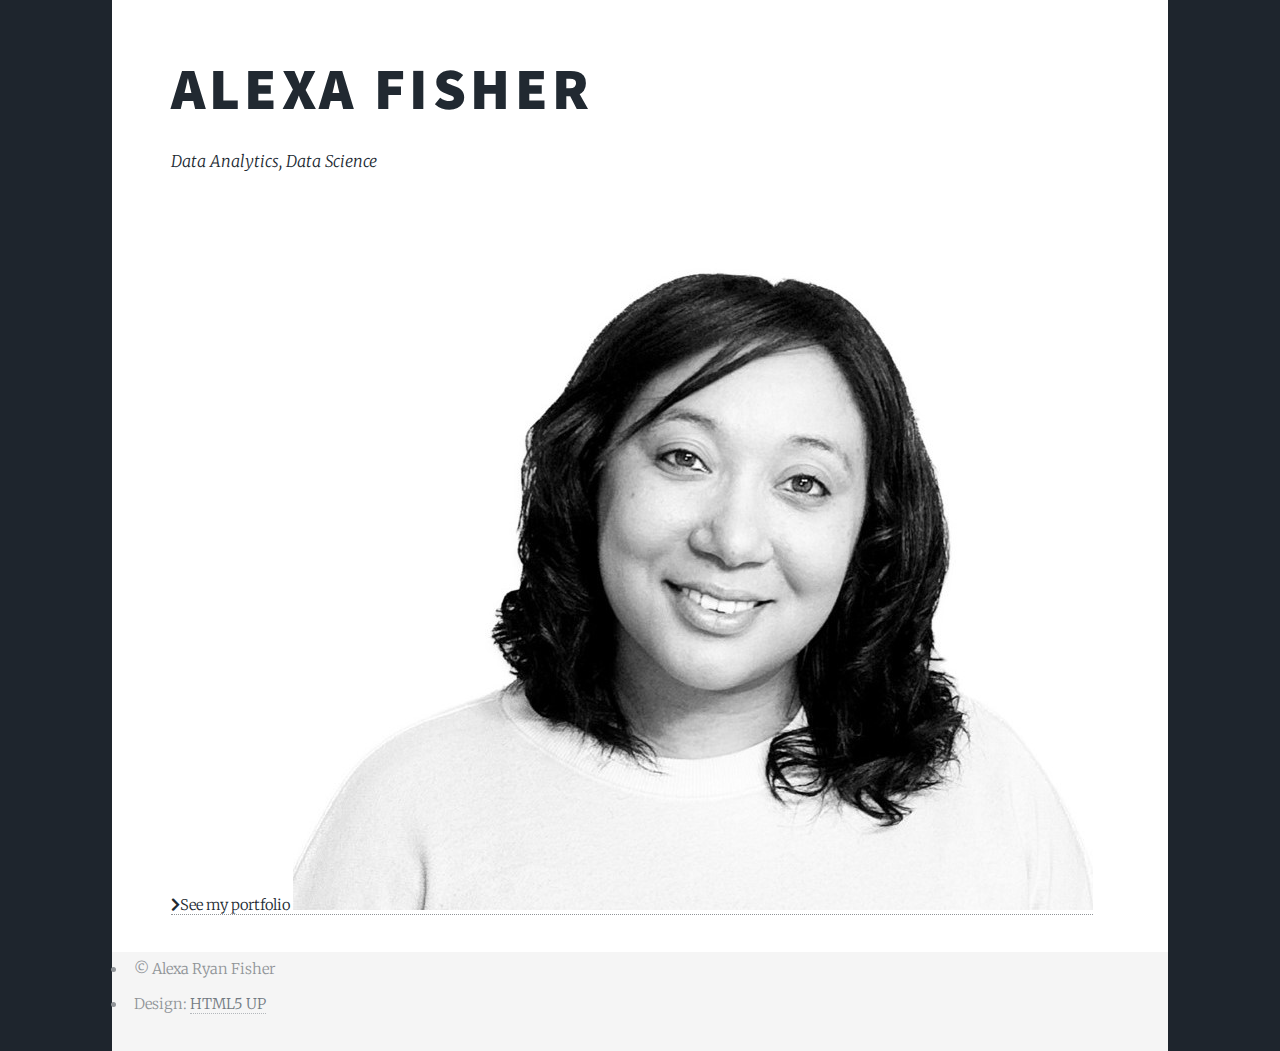
<file: index.html>
<!DOCTYPE HTML>
<!--
	Astral by HTML5 UP
	html5up.net | @ajlkn
	Free for personal and commercial use under the CCA 3.0 license (html5up.net/license)
-->
<html>
	<head>
		<title>Alexa Fisher, Data Analyst</title>
		<meta charset="utf-8" />
		<meta name="viewport" content="width=device-width, initial-scale=1" />
		<link rel="stylesheet" href="assets/css/main.css" />
		<noscript><link rel="stylesheet" href="assets/css/noscript.css" /></noscript>
	</head>
	<body class="is-preload">

		<!-- Wrapper-->
			<div id="wrapper">

				<!-- Nav -->
					<nav id="nav">
						<a href="#" class="icon solid fa-home"><span>Home</span></a>
						<a href="#portfolio" class="icon solid fa-folder"><span>Portfolio</span></a>
						<a href="#about" class="icon solid fa-envelope"><span>About</span></a>
						<a href="https://www.linkedin.com/in/alexaryanfisher" class="icon brands fa-linkedin"><span>LinkedIn</span></a>
						<a href="https://www.github.com/alexaryanfisher" class="icon brands fa-github"><span>Github</span></a>
					</nav>

				<!-- Main -->
					<div id="main">

						<!-- Me -->
							<article id="home" class="panel intro">
								<header>
									<h1>Alexa Fisher</h1>
									<p>Data Analytics, Data Science</p>
								</header>
								<a href="#portfolio" class="jumplink pic">
									<span class="arrow icon solid fa-chevron-right"><span>See my portfolio</span></span>
									<img src="images/lex.jpg" alt="" />
								</a>
							</article>

						<!-- Portfolio -->
							<article id="portfolio" class="panel">
								<header>
									<h2>Portfolio</h2>
								</header>
								<section>
									<div class="row">
										<div class="col-3 col-6-medium col-12-small">
											<a href="#project1" class="image fit"><img src="images/intention.jpg" alt="Predictive Analysis"></a>
										</div>
										<div class="col-3 col-6-medium col-12-small">
											<a href="#project2" class="image fit"><img src="images/covid19.jpg" alt="Data Analysis"></a>
										</div>
										<div class="col-3 col-6-medium col-12-small">
											<a href="#project3" class="image fit"><img src="images/Picture13.jpg" alt="Tableau Dashboard"></a>
										</div>
										<div class="col-3 col-6-medium col-12-small">
											<a href="#project4" class="image fit"><img src="images/jobs.jpg" alt="Data Preprocessing"></a>
										</div>
																		
									</div>
								</section>
							</article>

						<!-- About -->
							<article id="about" class="panel">
								<header>
									<h2>About Me</h2>
								</header>
								Hi, I am Alexa. I hold a Master of Science in Data Analytics and a Bachelor of Science in Information Technology from Western Governors University.
								<br/>
								<br/>
								I am an enthusiastic and versatile data analytics professional currently working in manufacturing. Skilled in predictive modeling, analysis, and visualization.
								<br/>
								<br/>
								I love revealing narratives in data and creating models for insights. 
								<br/>
								<br/>
								<br/>
								<h3>Contact Me:  </h3><br/>
								<span class="icon solid fa-envelope"><span>  :     alexaryanfish@gmail.com</span>
								<br/>
								<span class="icon solid fa-location-arrow"><span>  : Southeastern, North Carolina, USA</span>
							</article>
						
						<!-- Project1 -->
							<article id="project1" class="panel">
								<header>
									<h2>Regression Analysis of Online Purchase Intention</h2>
								</header>
								<p>Demonstrated prowess in predictive analytics by developing a robust regression model to forecast online purchasing behavior with an impressive accuracy rate of 88%. This innovative solution empowered e-commerce enterprises to identify and capitalize on revenue-generating opportunities, showcasing the ability to deliver tangible business outcomes through data-driven insights.</p>
								<p>Project <a href="https://github.com/alexaryanfisher/Portfolio_WGU/blob/master/D214/abstract.md"> Link</a> .
								<br />
								<br />
								<b>Skills / Duties:</b> Data Preprocessing, Feature Selection, Statistical Analysis, Regression Modeling, Data Visualization, Hypothesis testing, and Interpretation.
								<br />	
								<br />
								<b>Tools: Python</b> <span class="image icon"><img src="images/pythonlogo.png" alt="Python" /></span> ; <b>MS PowerPoint</b> <span class="image icon"><img src="images/ppt_logo.png" alt="PowerPoint" /></span> ; <b>Jupyter Notebook</b> <span class="image icon"><img src="images/jn.png" alt="Juptyer Notebook" /></span>
							    </p>
							</article>
						
						<!-- Project2 -->
							<article id="project2" class="panel">
								<header>
									<h2>Exploratory Data Analysis on Coronavirus Global Impact</h2>
								</header>
								<p> Led a comprehensive exploratory analysis utilizing PostgreSQL to uncover the intricate facets of COVID-19's global impact. Leveraging advanced statistical techniques, I unearthed critical insights into infection rates, mortality trends, and vaccination dynamics. Findings, including identifying peak infection years and assessing case proportions within the United States, showcase my ability to extract actionable intelligence from complex datasets. This was further expanded using Tableau to visualize the key metrics for readability.</p>
								<p>Project <a href="https://github.com/alexaryanfisher/Portfolio/blob/master/DataExploration-SQL/README.md">Link</a>. Additional <a href="https://public.tableau.com/views/COVIDGlobal_Green/CoronavirusGlobalImpact?:language=en-US&:sid=&:display_count=n&:origin=viz_share_link">visualizations</a>.</p>
								<br />
								<br />
								<b>Skills / Duties:</b> Data Preprocessing, Pattern Recognition, Statistical Analysis, Data Visualization, and Interpretation.
								<br />	
								<br />
								<b>Tools: PostgreSQL</b> <span class="image icon"><img src="images/Plogo.png" alt="Postgres" /></span><b> ;  Tableau</b><span class="image icon"><img src="images/tableau.png" alt="Tableau" /></span>

							</article>
						
						<!-- Project3 -->
							<article id="project3" class="panel">
								<header>
									<h2>Localize VS National Telecommunication Analysis</h2>
								</header>
								<p>Pioneered an advanced analytical approach to navigating customer churn dynamics, leveraging Python and Tableau to develop an interactive dashboard tailored to the strategic needs of stakeholders. By providing actionable insights into customer behaviors and retention strategies, our solution empowers organizations to drive sustainable growth and enhance customer satisfaction.</p>
								<p>Project <a href="https://github.com/alexaryanfisher/Portfolio_WGU/blob/master/D210/abstract.md">Link</a>. Full interactive <a href="https://public.tableau.com/app/profile/alexa.fisher/vizzes">dashboard</a>.</p>
								<br />
								<br />
								<b>Skills / Duties:</b> Data Preprocessing, Data Visualization, and Interpretation.
								<br />	
								<br />
								<b>Tools: Python</b> <span class="image icon"><img src="images/pythonlogo.png" alt="Python" /></span><b> ;  Tableau</b><span class="image icon"><img src="images/tableau.png" alt="Tableau" /></span> ; <b>Jupyter Notebook</b> <span class="image icon"><img src="images/jn.png" alt="Juptyer Notebook" /></span>
								</p>

							</article>
					
						<!-- Project4 -->
							<article id="project4" class="panel">
								<header>
									<h2>Data PreProcessing for Data Science Job Listings</h2>
								</header>
								<p>Demonstrated expertise in data scrubbing/cleansing by spearheading the refinement of Data Science job listings sourced from Glassdoor. Through meticulous attention to detail and proficiency in PostgreSQL, I streamlined job titles, eliminated redundancies, and rectified inconsistencies, transforming raw data into a valuable asset for strategic decision-making.</p>
								<p>Project <a href="https://github.com/alexaryanfisher/Portfolio/blob/master/DataCleaning-SQL/README.md">Link</a>.</p>
								<br />
								<br />
								<b>Skills / Duties:</b> Data Preprocessing, Data Wrangling, and Interpretation.
								<br />	
								<br />
								<b>Tools: Postgres</b> <span class="image icon"><img src="images/Plogo.png" alt="PostgreSQL" /></span>
								</p>		
							</article>

					</div>
					
				<!-- Footer -->
					<div id="footer">
						<ul class="copyright">
							<li>&copy; Alexa Ryan Fisher</li><li>Design: <a href="http://html5up.net">HTML5 UP</a></li>
						</ul>
					</div>

			</div>

		<!-- Scripts -->
			<script src="assets/js/jquery.min.js"></script>
			<script src="assets/js/browser.min.js"></script>
			<script src="assets/js/breakpoints.min.js"></script>
			<script src="assets/js/util.js"></script>
			<script src="assets/js/main.js"></script>

	</body>
</html>
</file>
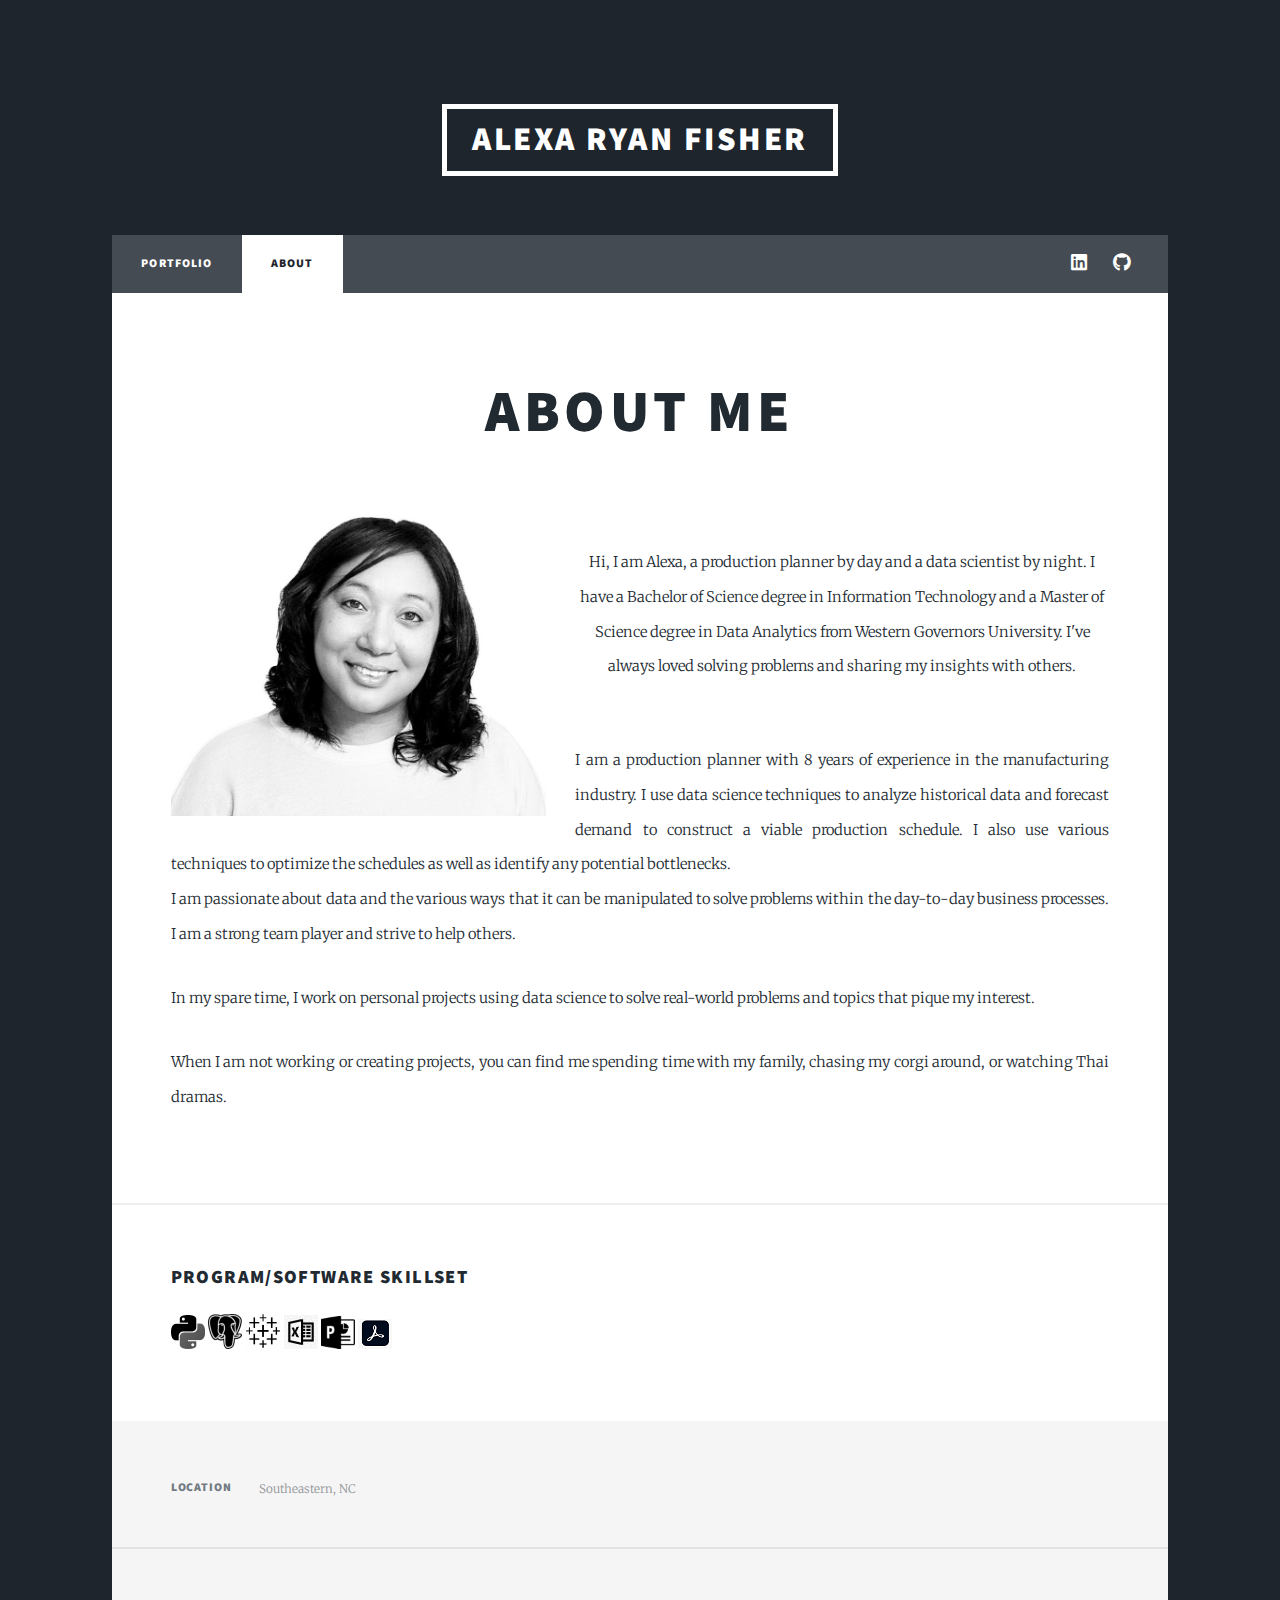
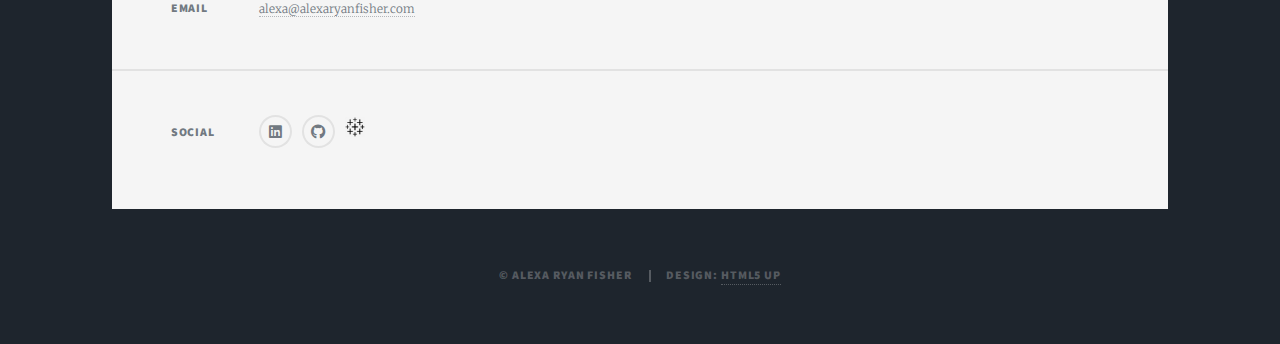
<file: about.html>
<!DOCTYPE HTML>
<!--
	Massively by HTML5 UP
	html5up.net | @ajlkn
	Free for personal and commercial use under the CCA 3.0 license (html5up.net/license)
-->
<html>

<head>
	<title>About - Alexa Ryan Fisher</title>
	<meta charset="utf-8" />
	<meta name="viewport" content="width=device-width, initial-scale=1, user-scalable=no" />
	<link rel="stylesheet" href="assets/css/main.css" />
	<noscript>
		<link rel="stylesheet" href="assets/css/noscript.css" />
	</noscript>
</head>

<body class="is-preload">

	<!-- Wrapper -->
	<div id="wrapper">

		<!-- Header -->
		<header id="header">
			<a href="home.html" class="logo">Alexa Ryan Fisher</a>
		</header>

		<!-- Nav -->
		<nav id="nav">
			<ul class="links">
				<li><a href="home.html">Portfolio</a></li>
				<li class="active"><a href="about.html">About</a></li>
			</ul>
			<ul class="icons">
				<li><a href="https://www.linkedin.com/in/alexaryanfisher/" class="icon brands fa-linkedin"><span
							class="label">LinkedIn</span></a></li>
				<li><a href="https://github.com/alexaryanfisher" class="icon brands fa-github"><span
							class="label">GitHub</span></a></li>
			</ul>
		</nav>

		<!-- Main -->
		<div id="main">

			<!-- Post -->
			<section class="post">
				<header class="major">
					<h1>About Me<br />
						<p>
					</h1><span class="image left"><img src="images/lex.jpg" alt="" /></span> <br /> <br />Hi, I am
					Alexa, a production planner by day and a data scientist by night. I have a Bachelor
					of Science degree in Information Technology and a Master of Science degree in Data Analytics from
					Western Governors University. I've always loved solving problems and
					sharing my insights with others.</p>
					</p>
				</header>
				<p>	I am a production planner with 8 years of experience in the manufacturing industry. I use data
					science techniques to analyze historical data and forecast demand to construct a viable production
					schedule. I also use various techniques to optimize the schedules as well as identify any potential
					bottlenecks. <br />I am passionate about data and the various ways that it can be manipulated to
					solve problems within the day-to-day business processes. I am a strong team player and strive to
					help others.</p>
				<p> In my spare time, I work on personal projects using data science to solve real-world problems and topics that pique my interest.</p>
				<p>	When I am not working or creating projects, you can find me spending time with my family, chasing my
					corgi around, or watching Thai dramas.</p>
			</section>
			<section class="alt">
				<h3>Program/Software Skillset</h3>
				<p><span class="image icon"><img src="images/pythonlogo.png" alt="Python" /></span>  <span class="image icon"><img src="images/Plogo.png" alt="PostgreSQL" /></span>  <span class="image icon"><img src="images/TLogo.png" alt="Tableau" /></span>  <span class="image icon"><img src="images/excel.jpg" alt="Excel" /></span> <span class="image icon"><img src="images/ppt_logo.png" alt="PowerPoint" /></span> <span class="image icon"><img src="images/adobe.png" alt="Adobe" /></span></p>
			</section>
		</div>

		<!-- Footer -->
		<footer id="footer">
			<section class="split contact">
				
				<section class="alt">
					<h3>Location</h3>
					<p>Southeastern, NC</p>
				</section>
				<section>
					<h3>Email</h3>
					<p><a href="alexa@alexaryanfisher.com">alexa@alexaryanfisher.com</a></p>
				</section>
				<section>
					<h3>Social</h3>
					<ul class="icons alt">
						<li><a href="https://www.linkedin.com/in/alexaryanfisher/"
								class="icon brands alt fa-linkedin"><span class="label">LinkedIn</span></a></li>
						<li><a href="https://github.com/alexaryanfisher" class="icon brands alt fa-github"><span
									class="label">GitHub</span></a></li>
						<li><a href="https://public.tableau.com/app/profile/alexa.fisher" class="icon"><img src="images/tableau.png" alt="" /><span
									class="label">Tableau</span></a></li>
					</ul>
				</section>
			</section>
		</footer>

		<!-- Copyright -->
		<div id="copyright">
			<ul>
				<li>&copy; Alexa Ryan Fisher</li>
				<li>Design: <a href="https://html5up.net">HTML5 UP</a></li>
			</ul>
		</div>

	</div>

	<!-- Scripts -->
	<script src="assets/js/jquery.min.js"></script>
	<script src="assets/js/jquery.scrollex.min.js"></script>
	<script src="assets/js/jquery.scrolly.min.js"></script>
	<script src="assets/js/browser.min.js"></script>
	<script src="assets/js/breakpoints.min.js"></script>
	<script src="assets/js/util.js"></script>
	<script src="assets/js/main.js"></script>

</body>

</html>
</file>
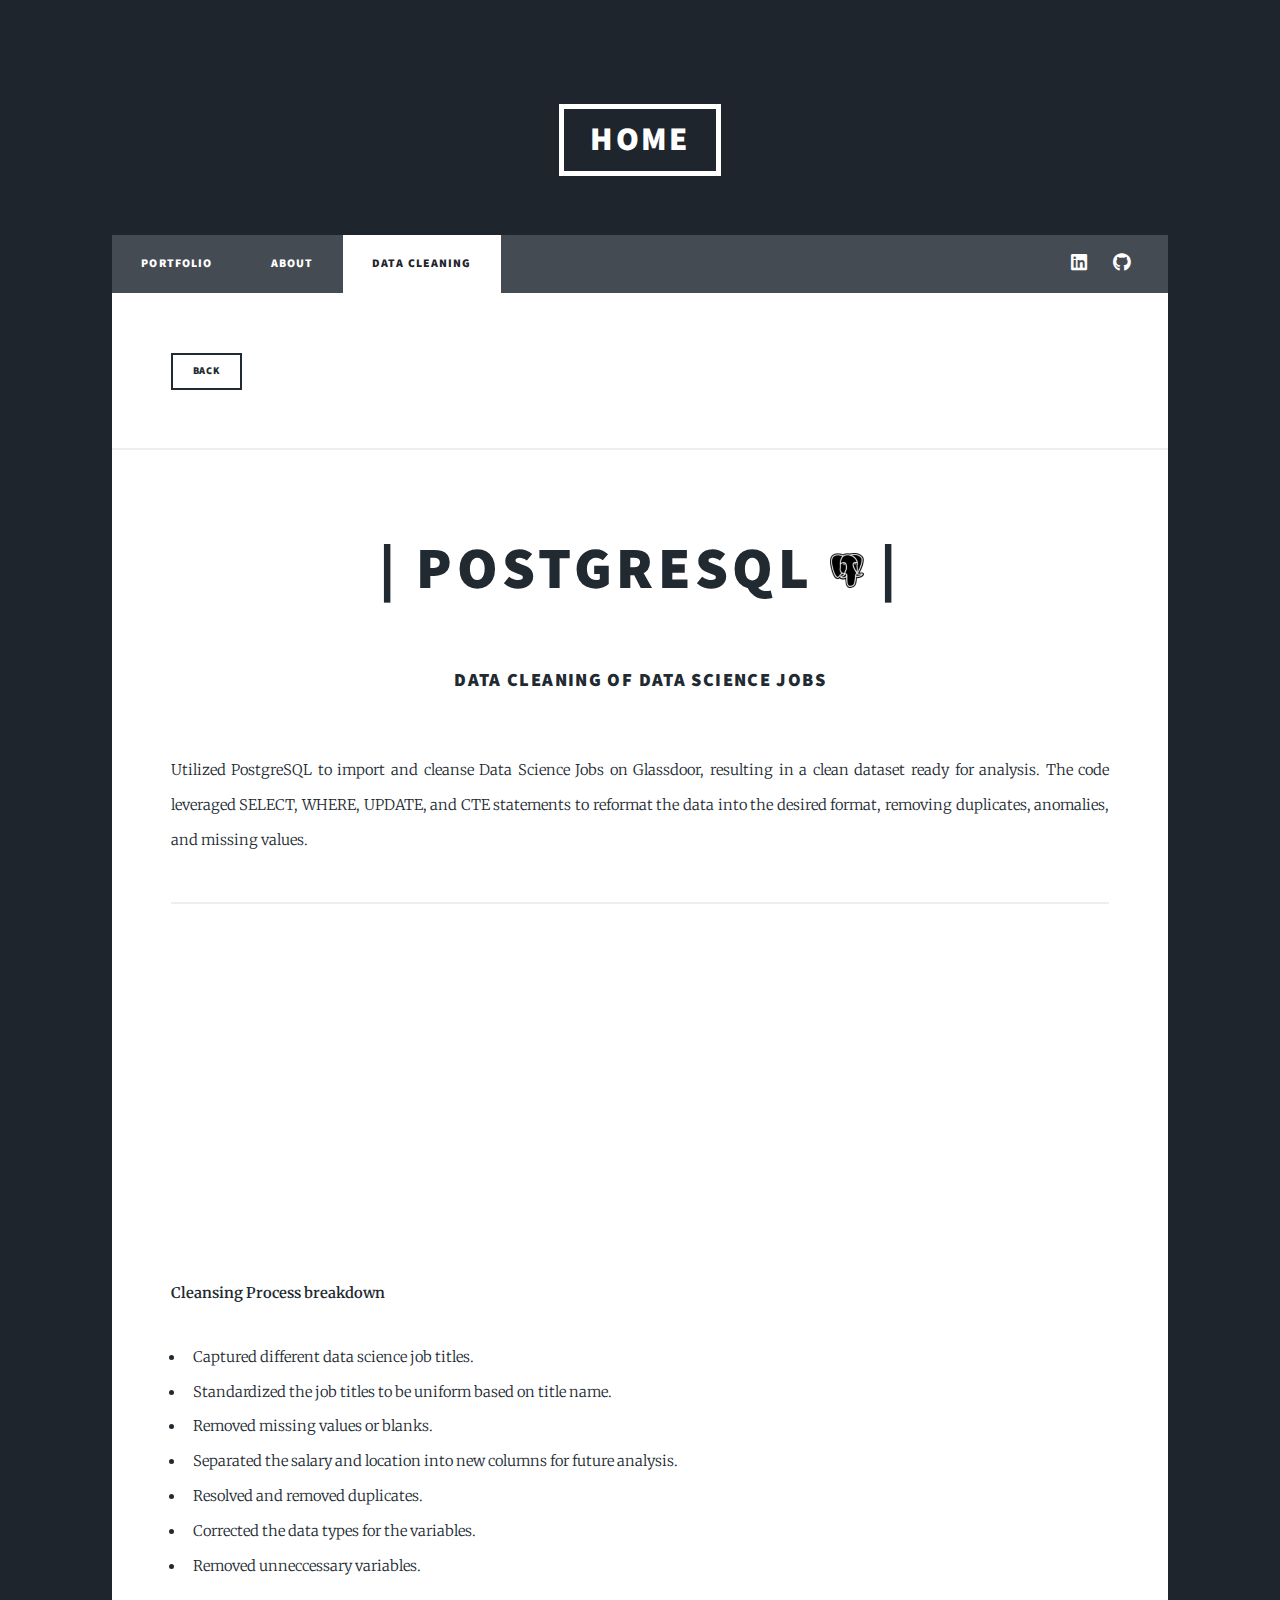
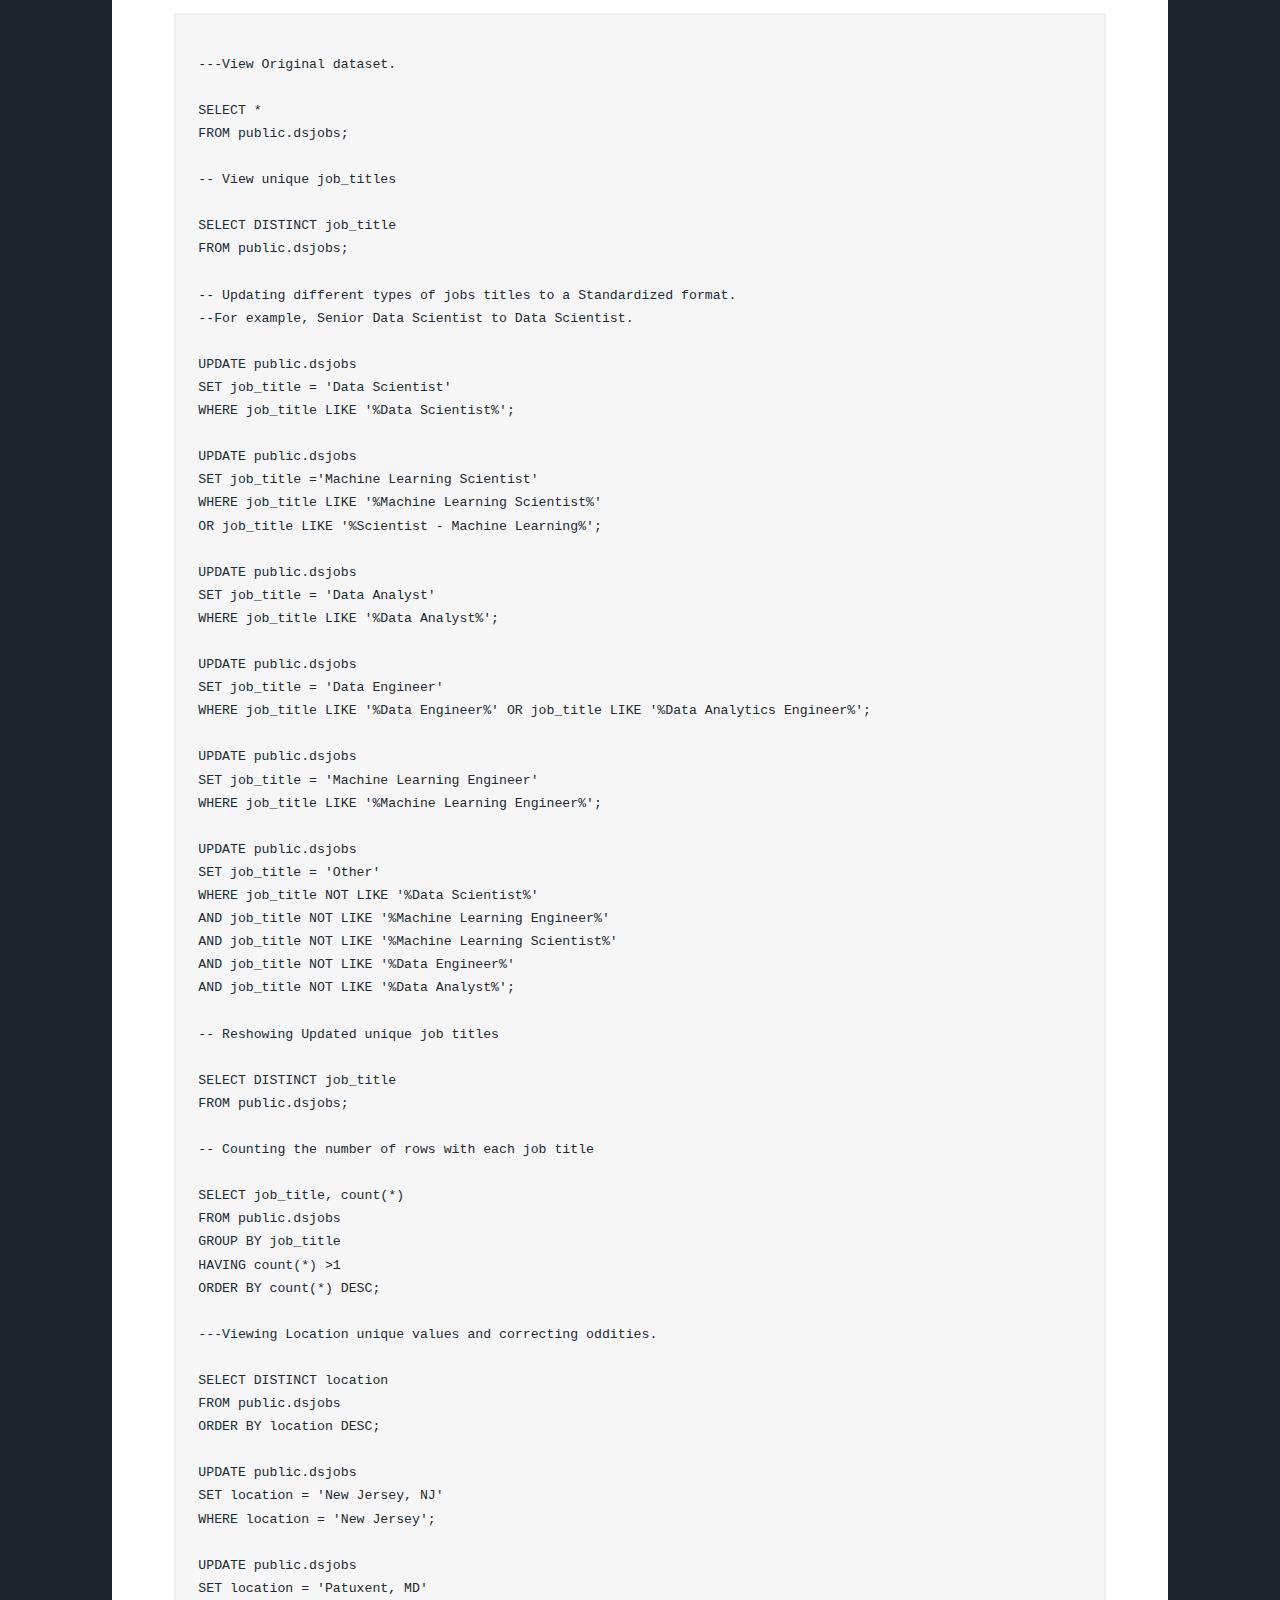
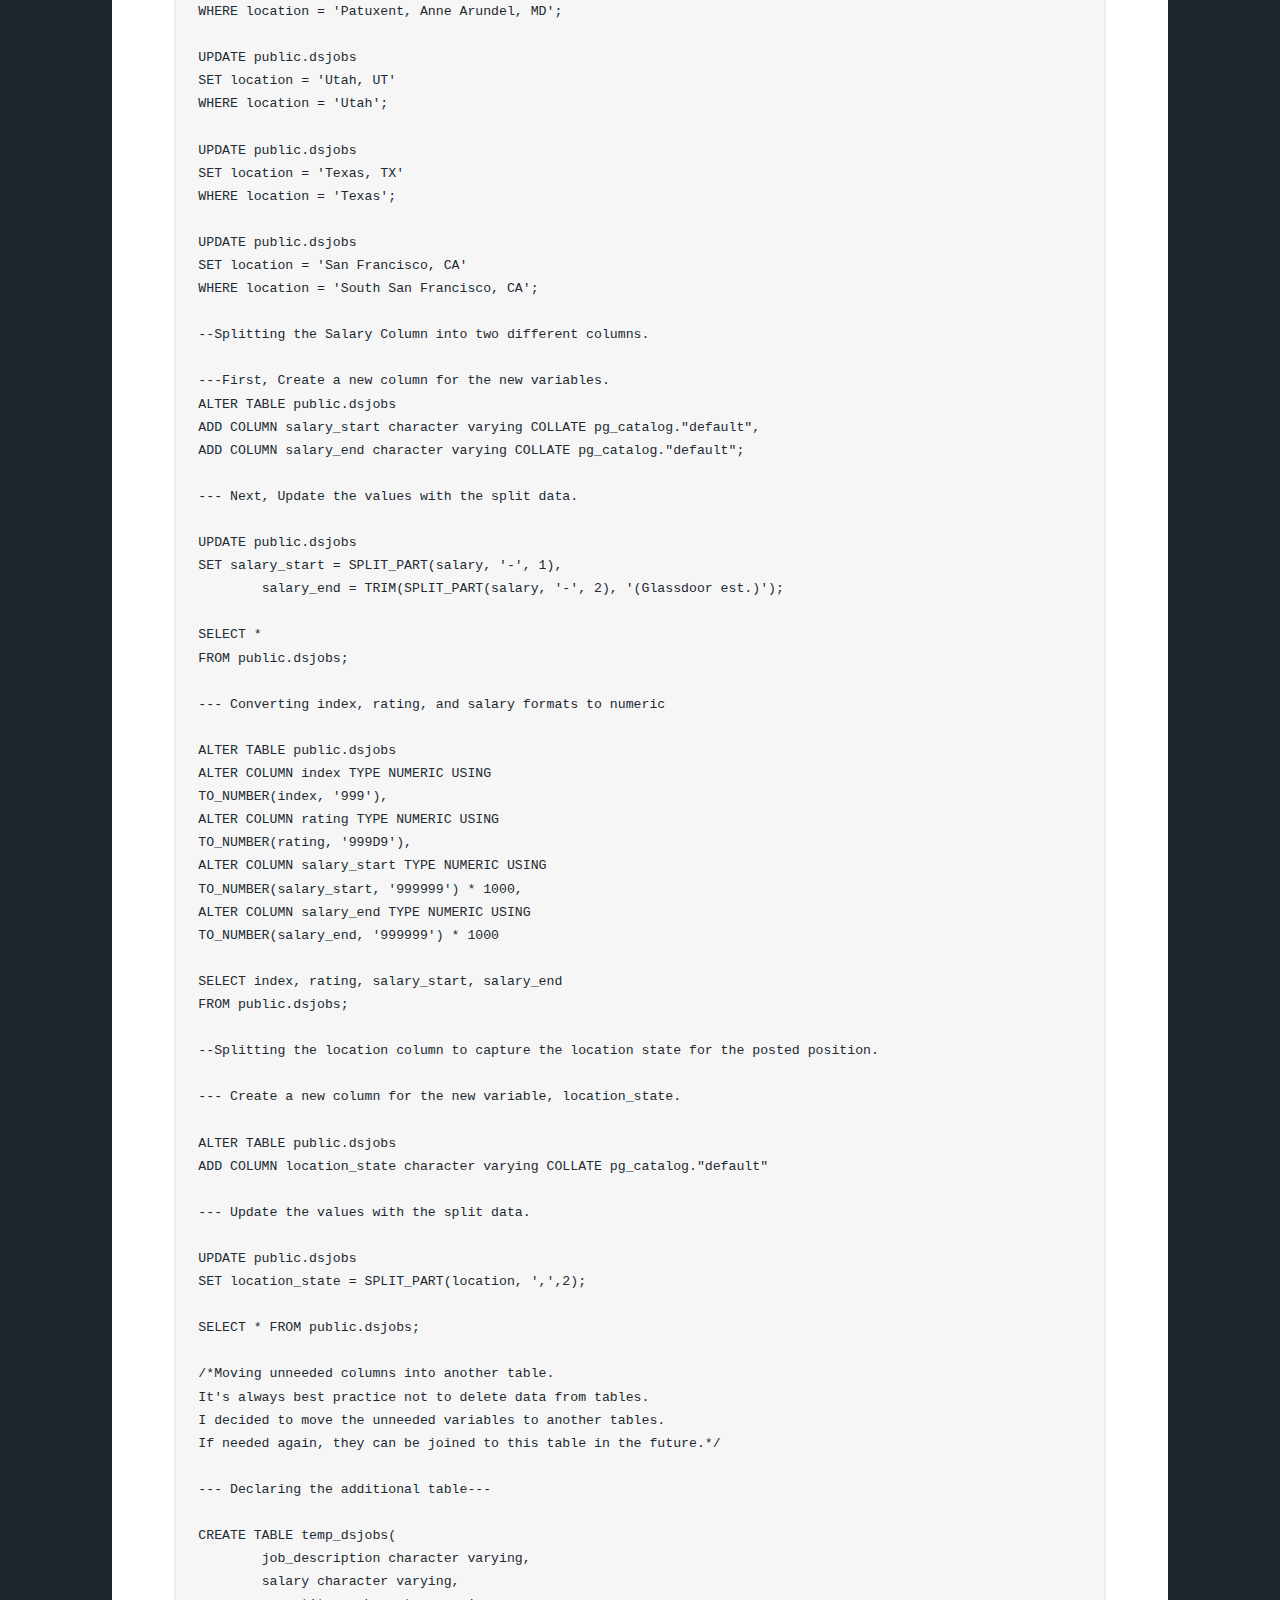
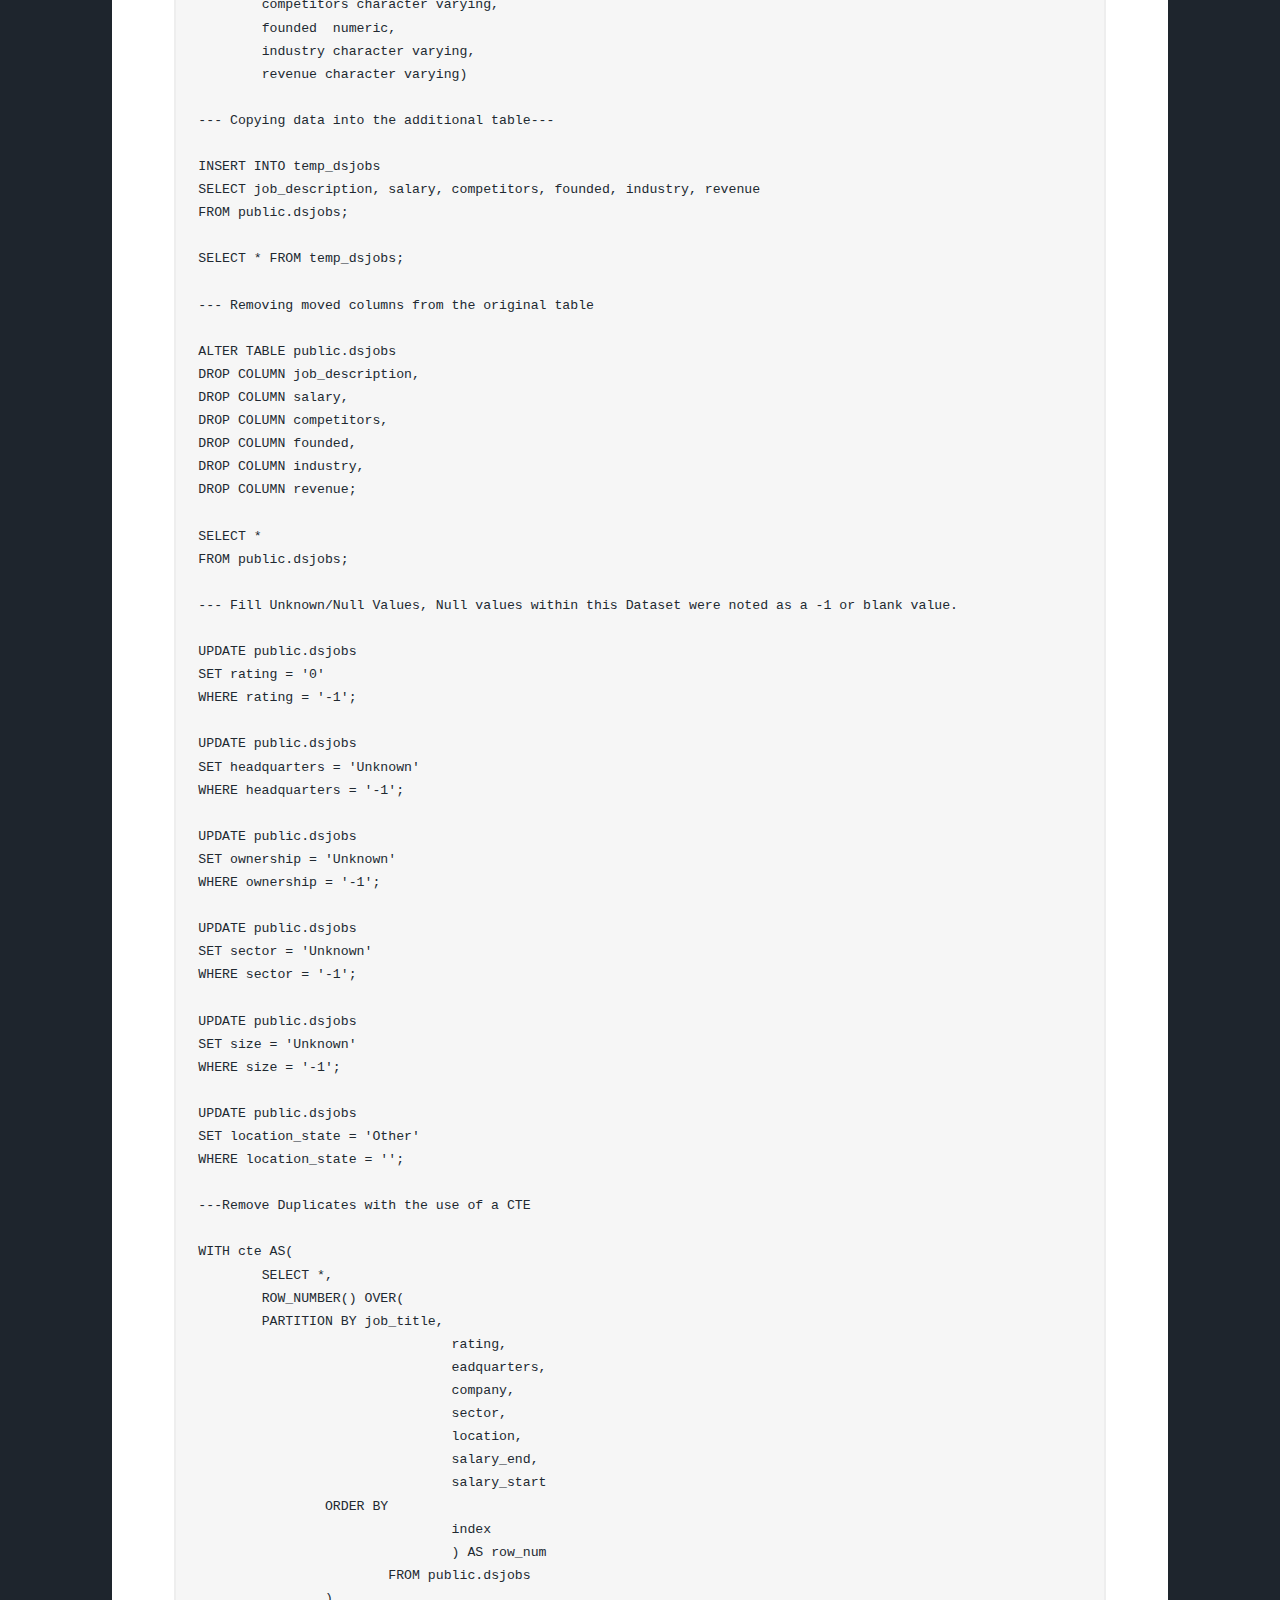
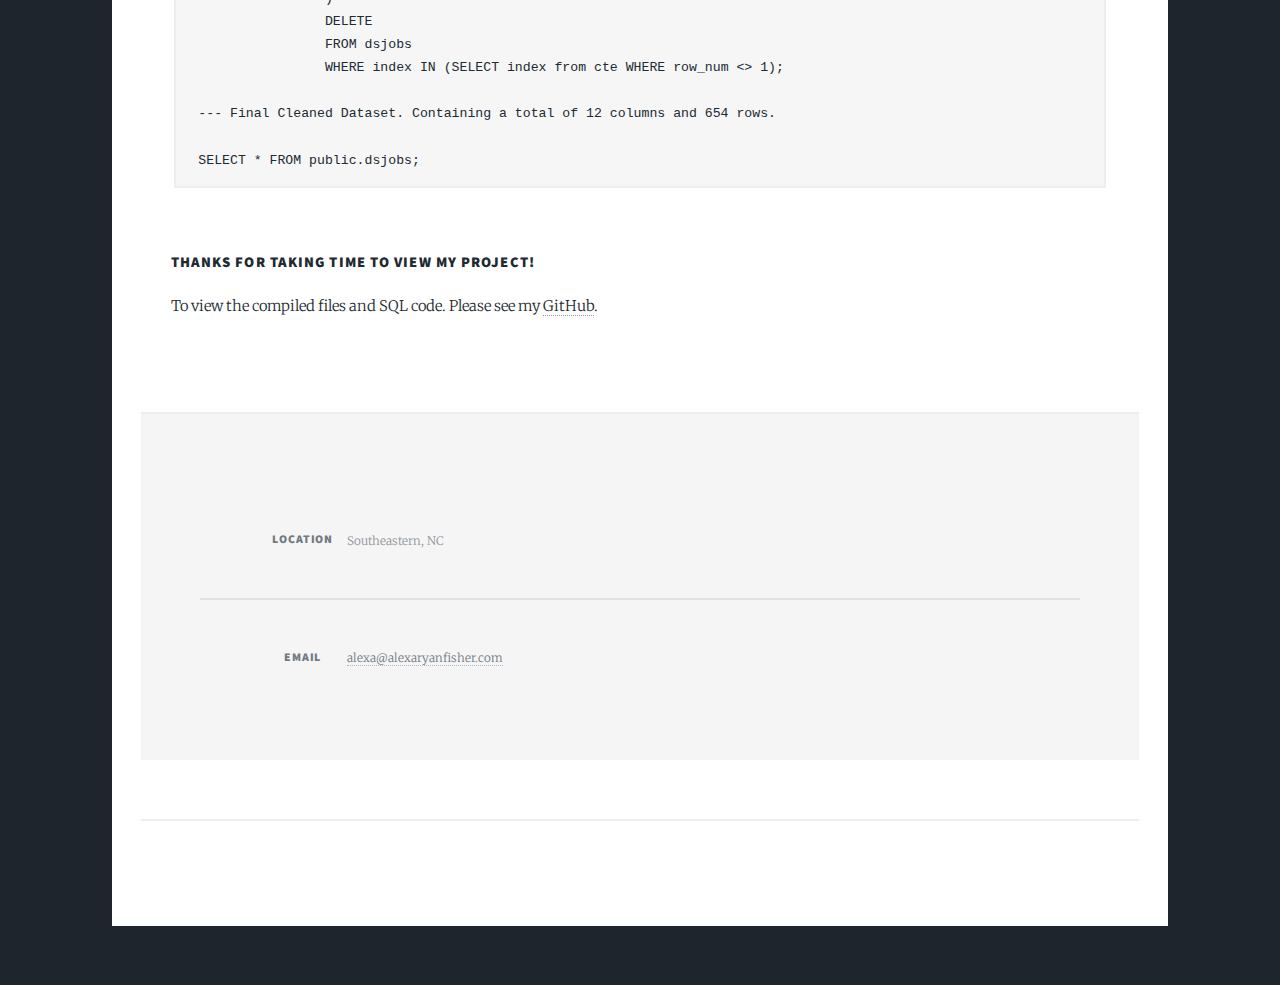
<file: cleaning.html>
<!DOCTYPE HTML>
<!--
	Massively by HTML5 UP
	html5up.net | @ajlkn
	Free for personal and commercial use under the CCA 3.0 license (html5up.net/license)
-->
<html>
	<head>
		<title>Data Cleaning - Alexa Ryan Fisher</title>
		<meta charset="utf-8" />
		<meta name="viewport" content="width=device-width, initial-scale=1, user-scalable=no" />
		<link rel="stylesheet" href="assets/css/main.css" />
		<noscript><link rel="stylesheet" href="assets/css/noscript.css" /></noscript>
	</head>
	<body class="is-preload">

		<!-- Wrapper -->
			<div id="wrapper">

				<!-- Header -->
					<header id="header">
						<a href="index.html" class="logo">Home</a>
					</header>

				<!-- Nav -->
					<nav id="nav">
						<ul class="links">
							<li><a href="index.html">Portfolio</a></li>
							<li><a href="about.html">About</a></li>
							<li class="active"><a href="cleaning.html">Data Cleaning</a></li></ul>
						<ul class="icons">
							<li><a href="https://www.linkedin.com/in/alexaryanfisher/" class="icon brands fa-linkedin"><span class="label">LinkedIn</span></a></li>
							<li><a href="https://github.com/alexaryanfisher" class="icon brands fa-github"><span class="label">GitHub</span></a></li>
						</ul>
					</nav>

				<!-- Main -->
                	<div id="main">
                        <div class="col-6 col-6-small">
                            <ul class="actions stacked">
                                <li><a href="index.html" class="button small">Back</a></li>
                            </ul>
                            </div>
						<!-- Post -->
							<section class="post">
								<header class="major">
									<h2> | PostgreSQL <span class="image icon"><img src="images/Plogo.png" alt="PostgreSQL" /></span> | </h2> <br />
									<h3>Data Cleaning of Data Science Jobs</h3>
								</header>
										<p>     Utilized PostgreSQL to import and cleanse Data Science Jobs on Glassdoor, resulting in a clean dataset ready for analysis. The code leveraged SELECT, WHERE, UPDATE, and CTE statements to reformat the data into the desired format, removing duplicates, anomalies, and missing values.
                                        </p>
									<hr />
									<iframe width="420" height="315"src="https://www.youtube.com/embed/tgbNymZ7vqY">
									</iframe>
								<!-- Preformatted Code -->
									<p><b>Cleansing Process breakdown</b></p>
									<ul>
										<li>Captured different data science job titles.</li>
										<li>Standardized the job titles to be uniform based on title name.</li>
										<li>Removed missing values or blanks.</li>
										<li>Separated the salary and location into new columns for future analysis.</li>
										<li>Resolved and removed duplicates.</li>
										<li>Corrected the data types for the variables.</li>
										<li>Removed unneccessary variables.</li>
									</ul>
                            <pre><code>
---View Original dataset.

SELECT *
FROM public.dsjobs;
								
-- View unique job_titles
																
SELECT DISTINCT job_title
FROM public.dsjobs;
																
-- Updating different types of jobs titles to a Standardized format.
--For example, Senior Data Scientist to Data Scientist.
																
UPDATE public.dsjobs
SET job_title = 'Data Scientist'
WHERE job_title LIKE '%Data Scientist%';
																
UPDATE public.dsjobs
SET job_title ='Machine Learning Scientist'
WHERE job_title LIKE '%Machine Learning Scientist%' 
OR job_title LIKE '%Scientist - Machine Learning%';
								
UPDATE public.dsjobs
SET job_title = 'Data Analyst'
WHERE job_title LIKE '%Data Analyst%';
																
UPDATE public.dsjobs
SET job_title = 'Data Engineer'
WHERE job_title LIKE '%Data Engineer%' OR job_title LIKE '%Data Analytics Engineer%';
																
UPDATE public.dsjobs
SET job_title = 'Machine Learning Engineer'
WHERE job_title LIKE '%Machine Learning Engineer%';
																
UPDATE public.dsjobs
SET job_title = 'Other'
WHERE job_title NOT LIKE '%Data Scientist%' 
AND job_title NOT LIKE '%Machine Learning Engineer%'
AND job_title NOT LIKE '%Machine Learning Scientist%' 
AND job_title NOT LIKE '%Data Engineer%' 
AND job_title NOT LIKE '%Data Analyst%';
																
-- Reshowing Updated unique job titles
																
SELECT DISTINCT job_title
FROM public.dsjobs;
																
-- Counting the number of rows with each job title
																
SELECT job_title, count(*)
FROM public.dsjobs
GROUP BY job_title
HAVING count(*) >1 
ORDER BY count(*) DESC;
																
---Viewing Location unique values and correcting oddities.
																
SELECT DISTINCT location
FROM public.dsjobs
ORDER BY location DESC;
																
UPDATE public.dsjobs
SET location = 'New Jersey, NJ'
WHERE location = 'New Jersey';
																
UPDATE public.dsjobs
SET location = 'Patuxent, MD'
WHERE location = 'Patuxent, Anne Arundel, MD';
																
UPDATE public.dsjobs
SET location = 'Utah, UT'
WHERE location = 'Utah';
																
UPDATE public.dsjobs
SET location = 'Texas, TX'
WHERE location = 'Texas';
																
UPDATE public.dsjobs
SET location = 'San Francisco, CA'
WHERE location = 'South San Francisco, CA';
																
--Splitting the Salary Column into two different columns.
																
---First, Create a new column for the new variables.
ALTER TABLE public.dsjobs
ADD COLUMN salary_start character varying COLLATE pg_catalog."default",
ADD COLUMN salary_end character varying COLLATE pg_catalog."default";
																
--- Next, Update the values with the split data.
																
UPDATE public.dsjobs
SET salary_start = SPLIT_PART(salary, '-', 1),
	salary_end = TRIM(SPLIT_PART(salary, '-', 2), '(Glassdoor est.)');
																
SELECT *
FROM public.dsjobs;
																
--- Converting index, rating, and salary formats to numeric
																
ALTER TABLE public.dsjobs
ALTER COLUMN index TYPE NUMERIC USING
TO_NUMBER(index, '999'),
ALTER COLUMN rating TYPE NUMERIC USING
TO_NUMBER(rating, '999D9'),
ALTER COLUMN salary_start TYPE NUMERIC USING
TO_NUMBER(salary_start, '999999') * 1000,
ALTER COLUMN salary_end TYPE NUMERIC USING
TO_NUMBER(salary_end, '999999') * 1000
																
SELECT index, rating, salary_start, salary_end 
FROM public.dsjobs;
																
--Splitting the location column to capture the location state for the posted position.
																	
--- Create a new column for the new variable, location_state.
																
ALTER TABLE public.dsjobs
ADD COLUMN location_state character varying COLLATE pg_catalog."default"
																
--- Update the values with the split data.
																
UPDATE public.dsjobs
SET location_state = SPLIT_PART(location, ',',2);
																
SELECT * FROM public.dsjobs;
																
/*Moving unneeded columns into another table. 
It's always best practice not to delete data from tables.
I decided to move the unneeded variables to another tables.
If needed again, they can be joined to this table in the future.*/
																
--- Declaring the additional table---
																
CREATE TABLE temp_dsjobs(
	job_description character varying,
	salary character varying,
	competitors character varying,
	founded  numeric,
	industry character varying,
	revenue character varying)
																 
--- Copying data into the additional table---
																
INSERT INTO temp_dsjobs
SELECT job_description, salary, competitors, founded, industry, revenue
FROM public.dsjobs;
																
SELECT * FROM temp_dsjobs;
																
--- Removing moved columns from the original table
																
ALTER TABLE public.dsjobs
DROP COLUMN job_description,
DROP COLUMN salary,
DROP COLUMN competitors,
DROP COLUMN founded,
DROP COLUMN industry,
DROP COLUMN revenue;
																
SELECT * 
FROM public.dsjobs;
																
--- Fill Unknown/Null Values, Null values within this Dataset were noted as a -1 or blank value.

UPDATE public.dsjobs
SET rating = '0'
WHERE rating = '-1';
																
UPDATE public.dsjobs
SET headquarters = 'Unknown'
WHERE headquarters = '-1';
																
UPDATE public.dsjobs
SET ownership = 'Unknown'
WHERE ownership = '-1';
																
UPDATE public.dsjobs
SET sector = 'Unknown'
WHERE sector = '-1';
																
UPDATE public.dsjobs
SET size = 'Unknown'
WHERE size = '-1';
																
UPDATE public.dsjobs
SET location_state = 'Other'
WHERE location_state = '';
								
---Remove Duplicates with the use of a CTE
																
WITH cte AS(
	SELECT *,
	ROW_NUMBER() OVER(
	PARTITION BY job_title,
				rating,
				eadquarters,
				company,
				sector,
				location,
				salary_end,
				salary_start
		ORDER BY 
				index
				) AS row_num
			FROM public.dsjobs
		)
		DELETE 
		FROM dsjobs
		WHERE index IN (SELECT index from cte WHERE row_num <> 1);
																
--- Final Cleaned Dataset. Containing a total of 12 columns and 654 rows.
																
SELECT * FROM public.dsjobs;</code></pre>

<br />
<h4>Thanks for taking time to view my project!</h4>
<p>To view the compiled files and SQL code. Please see my <a href="https://github.com/alexaryanfisher/Portfolio/blob/master/DataCleaning-SQL/README.md">GitHub</a>.
							</section>
				<!-- Footer -->
				<footer id="footer">
					<section class="split contact">
						<section class="alt">
							<h3>Location</h3>
							<p>Southeastern, NC</p>
						</section>
						<section>
							<h3>Email</h3>
							<p><a href="alexa@alexaryanfisher.com">alexa@alexaryanfisher.com</a></p>
						</section>
				</footer>

		<!-- Copyright -->
		<div id="copyright">
			<ul>
				<li>&copy; Alexa Ryan Fisher</li>
				<li>Design: <a href="https://html5up.net">HTML5 UP</a></li>
			</ul>
		</div>

	</div>
		<!-- Scripts -->
			<script src="assets/js/jquery.min.js"></script>
			<script src="assets/js/jquery.scrollex.min.js"></script>
			<script src="assets/js/jquery.scrolly.min.js"></script>
			<script src="assets/js/browser.min.js"></script>
			<script src="assets/js/breakpoints.min.js"></script>
			<script src="assets/js/util.js"></script>
			<script src="assets/js/main.js"></script>

	</body>
</html>
</file>
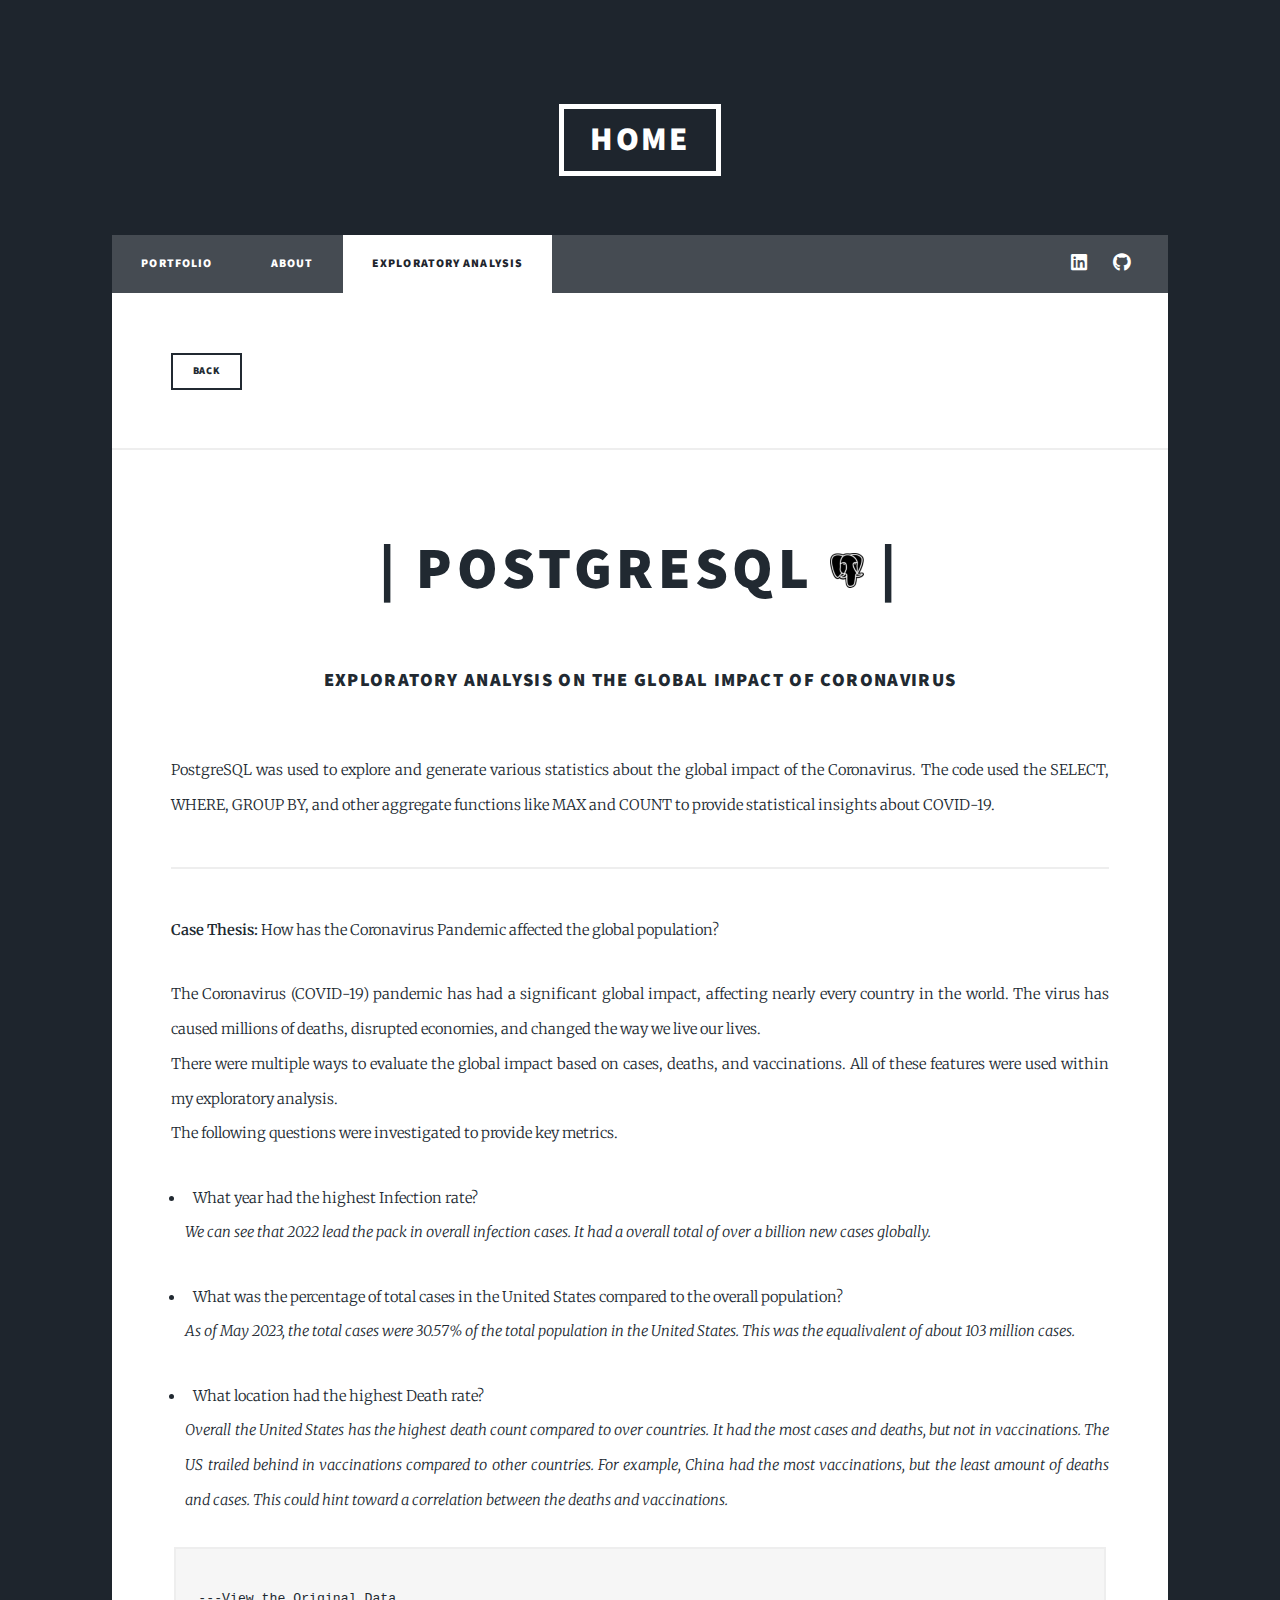
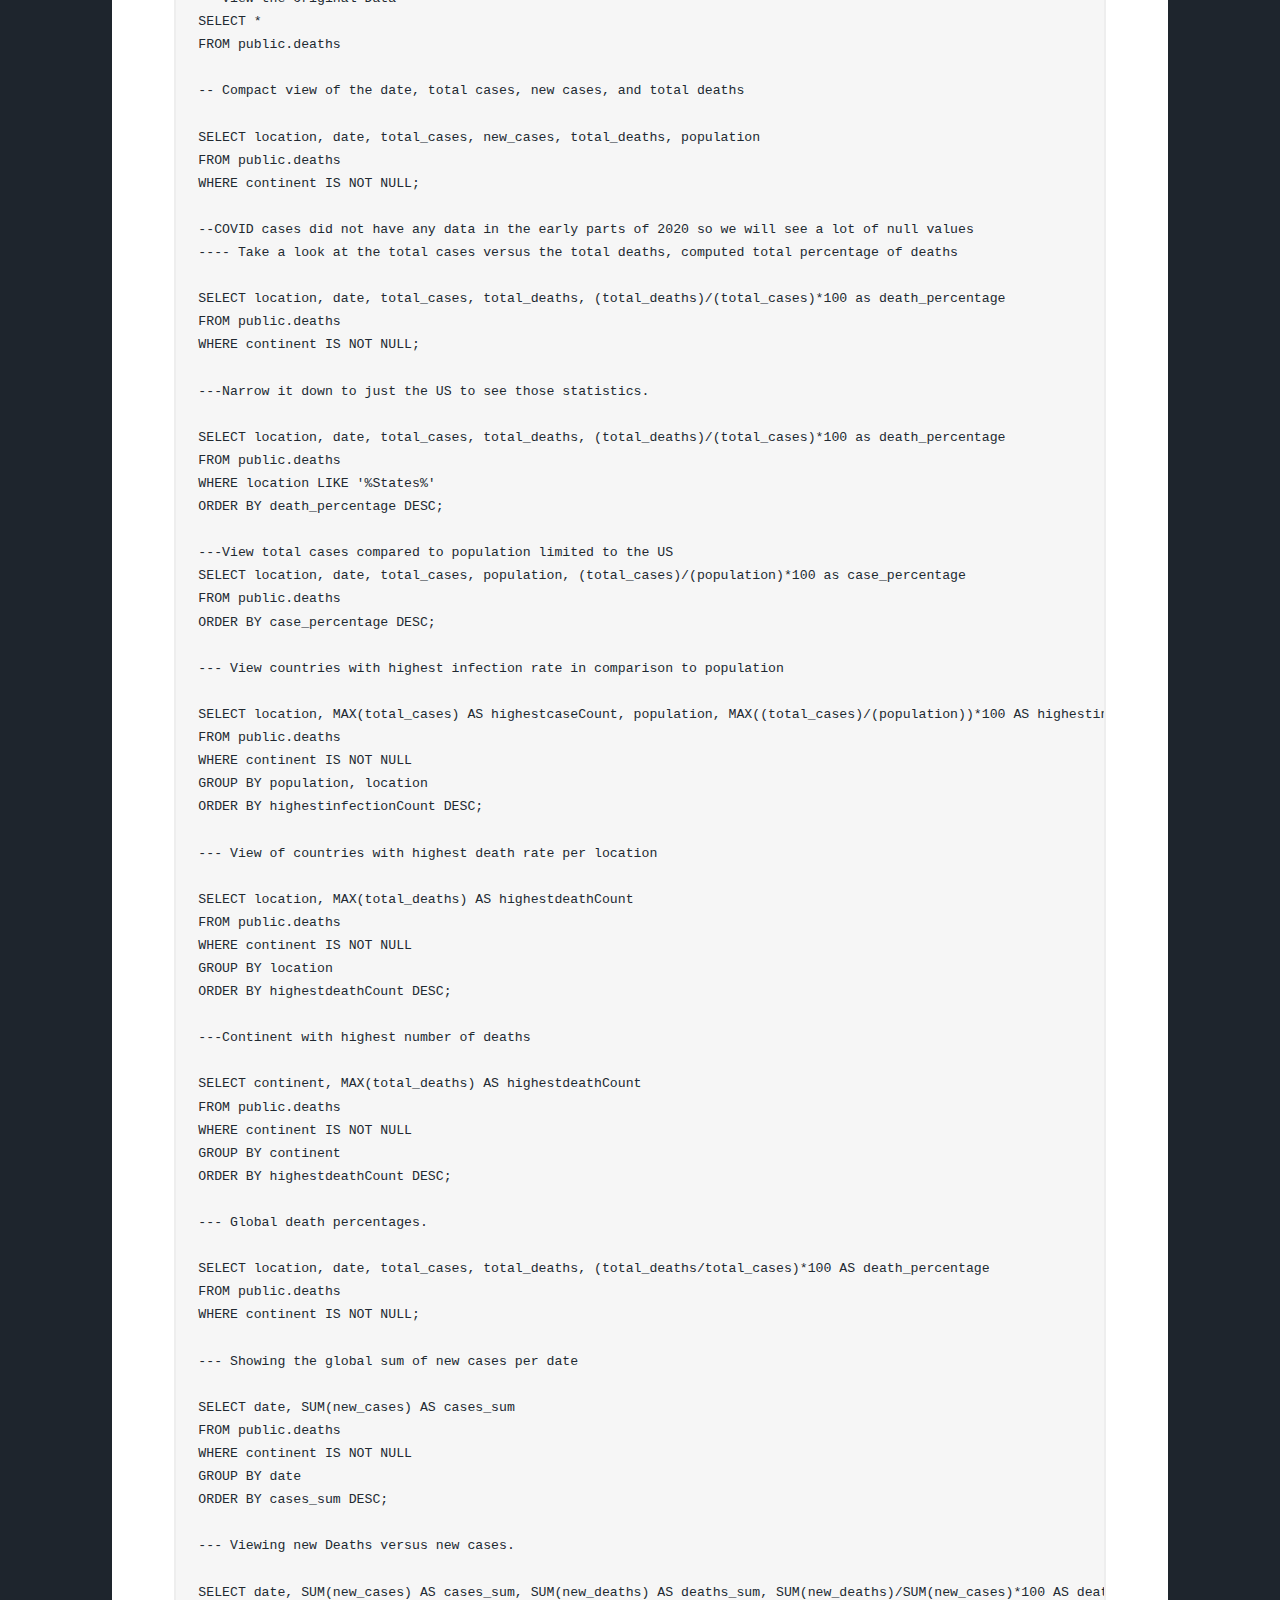
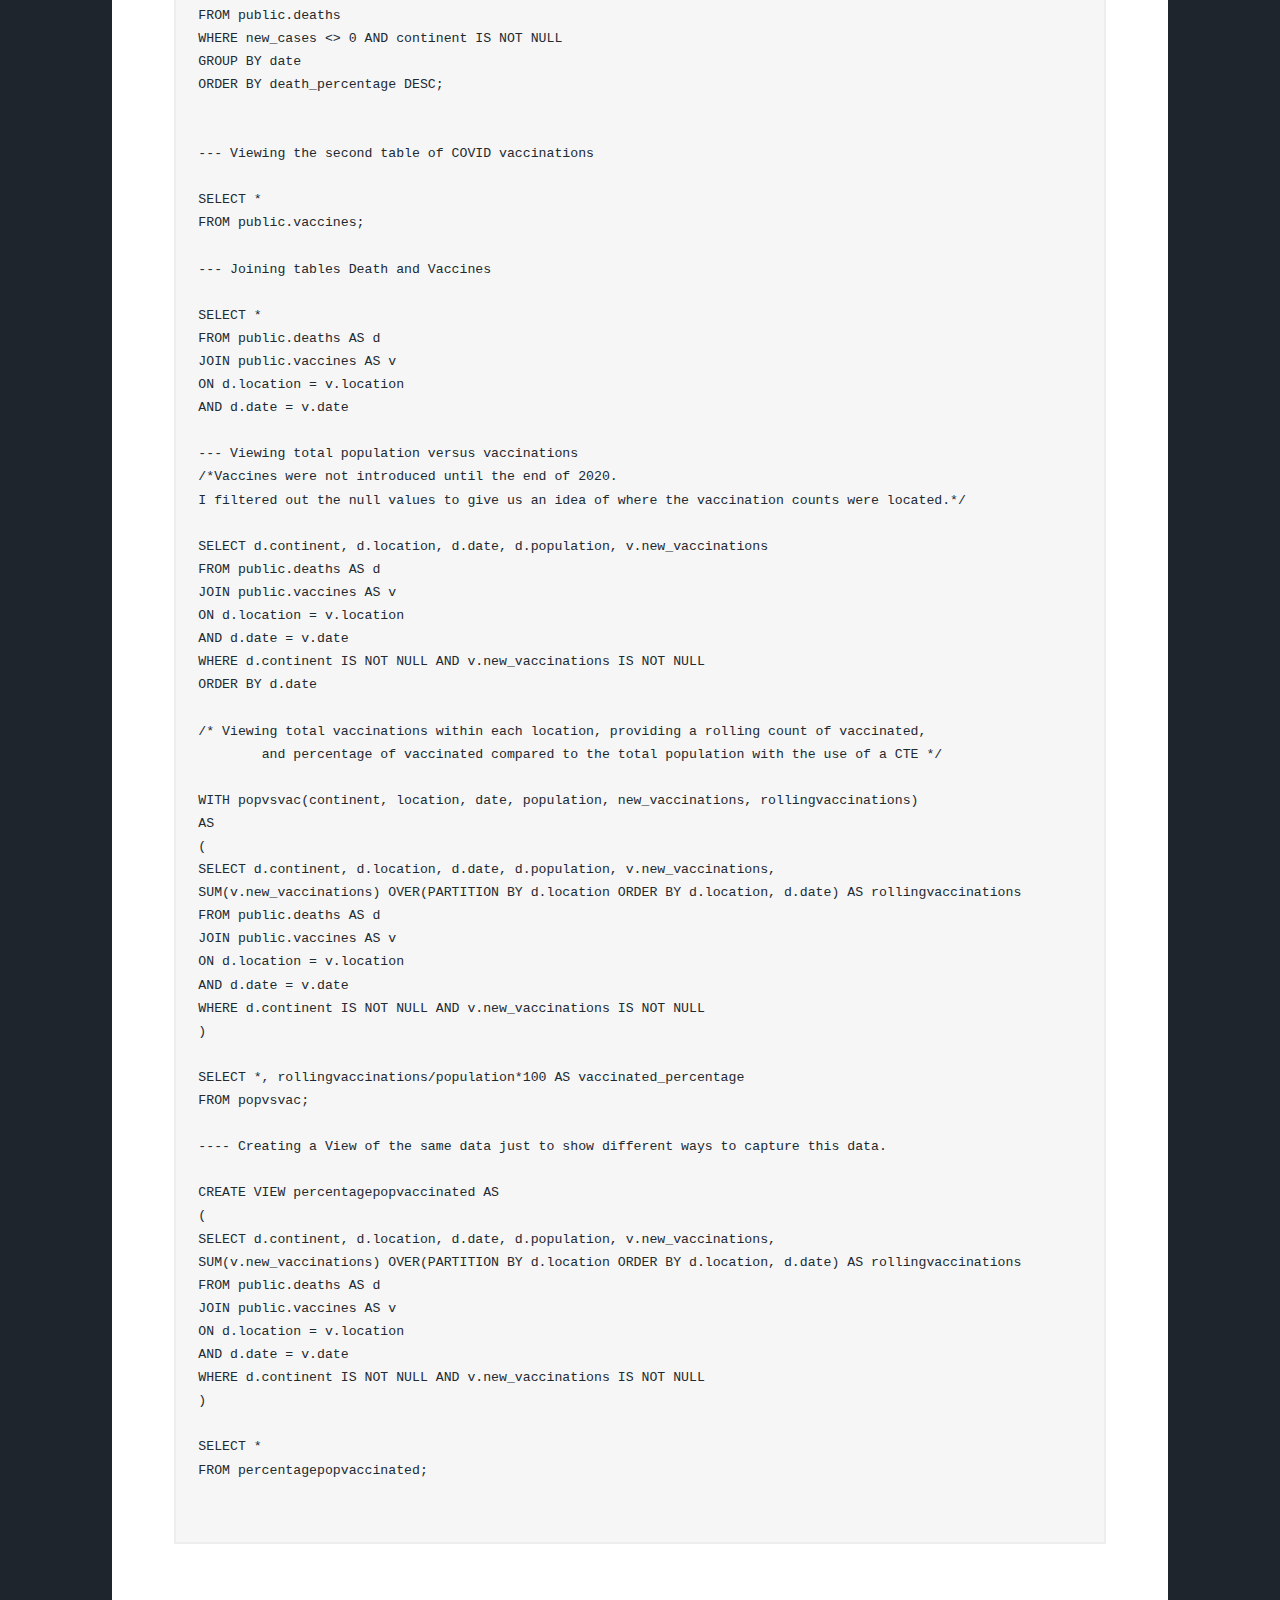
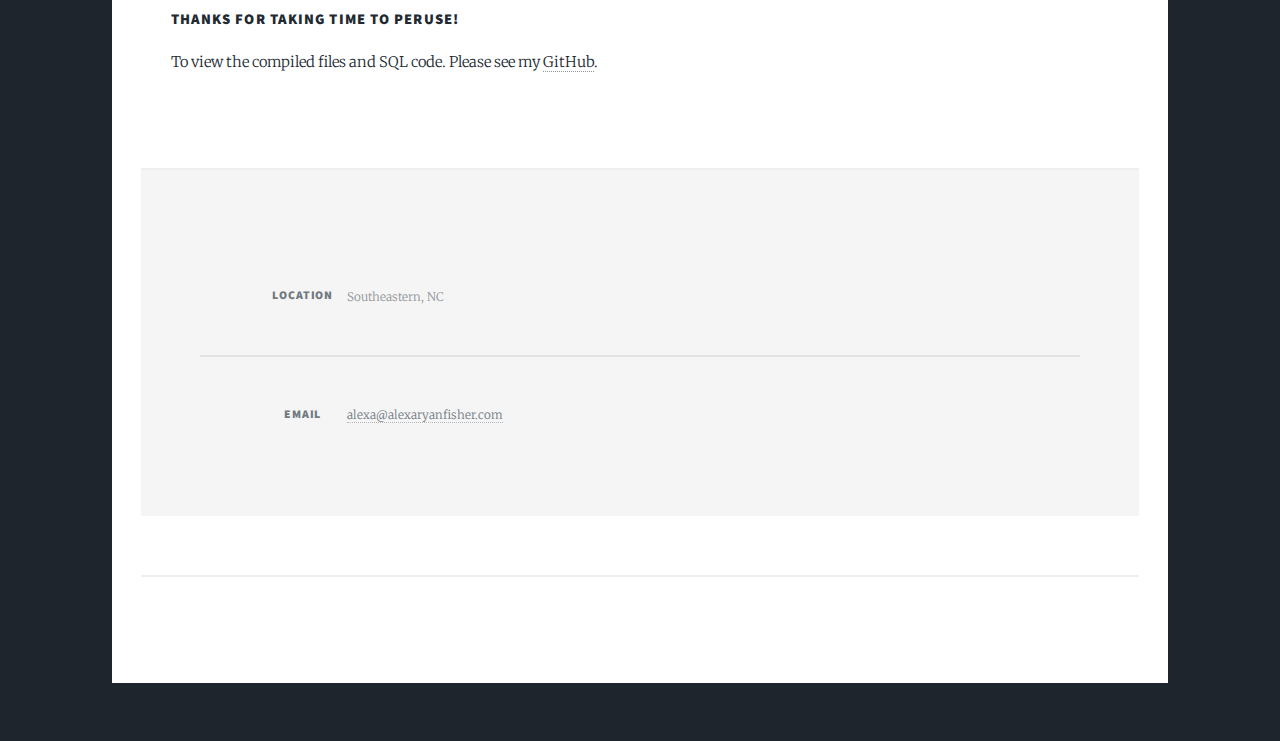
<file: exploration.html>
<!DOCTYPE HTML>
<!--
	Massively by HTML5 UP
	html5up.net | @ajlkn
	Free for personal and commercial use under the CCA 3.0 license (html5up.net/license)
-->
<html>
	<head>
		<title>Exploratory Analysis - Alexa Ryan Fisher</title>
		<meta charset="utf-8" />
		<meta name="viewport" content="width=device-width, initial-scale=1, user-scalable=no" />
		<link rel="stylesheet" href="assets/css/main.css" />
		<noscript><link rel="stylesheet" href="assets/css/noscript.css" /></noscript>
	</head>
	<body class="is-preload">

		<!-- Wrapper -->
			<div id="wrapper">

				<!-- Header -->
					<header id="header">
						<a href="index.html" class="logo">Home</a>
					</header>

				<!-- Nav -->
					<nav id="nav">
						<ul class="links">
							<li><a href="index.html">Portfolio</a></li>
							<li><a href="about.html">About</a></li>
							<li class="active"><a href="exploration.html">Exploratory Analysis</a></li>
						</ul>
						<ul class="icons">
							<li><a href="https://www.linkedin.com/in/alexaryanfisher/" class="icon brands fa-linkedin"><span class="label">LinkedIn</span></a></li>
							<li><a href="https://github.com/alexaryanfisher" class="icon brands fa-github"><span class="label">GitHub</span></a></li>
						</ul>
					</nav>

				<!-- Main -->
                	<div id="main">
                        <div class="col-6 col-6-small">
                            <ul class="actions stacked">
                                <li><a href="index.html" class="button small">Back</a></li>
                            </ul>
                            </div>
						<!-- Post -->
							<section class="post">
								<header class="major">
									<h2> | PostgreSQL <span class="image icon"><img src="images/Plogo.png" alt="PostgreSQL" /></span> | </h2> <br />
									<h3>Exploratory Analysis on the Global Impact of Coronavirus</h3>
								</header>
										<p> PostgreSQL was used to explore and generate various statistics about the global impact of the Coronavirus. The code used the SELECT, WHERE, GROUP BY, and other aggregate functions like MAX and COUNT to provide statistical insights about COVID-19.
                                        </p>
									<hr />
<div class='tableauPlaceholder' id='viz1695481901552' style='position: relative'><noscript><a href='#'><img alt='Coronavirus Global ImpactPandemic Annually ' src='https:&#47;&#47;public.tableau.com&#47;static&#47;images&#47;XW&#47;XWTZCCTZG&#47;1_rss.png' style='border: none' /></a></noscript><object class='tableauViz'  style='display:none;'><param name='host_url' value='https%3A%2F%2Fpublic.tableau.com%2F' /> <param name='embed_code_version' value='3' /> <param name='path' value='shared&#47;XWTZCCTZG' /> <param name='toolbar' value='yes' /><param name='static_image' value='https:&#47;&#47;public.tableau.com&#47;static&#47;images&#47;XW&#47;XWTZCCTZG&#47;1.png' /> <param name='animate_transition' value='yes' /><param name='display_static_image' value='yes' /><param name='display_spinner' value='yes' /><param name='display_overlay' value='yes' /><param name='display_count' value='yes' /><param name='language' value='en-US' /></object></div>                <script type='text/javascript'>                    var divElement = document.getElementById('viz1695481901552');                    var vizElement = divElement.getElementsByTagName('object')[0];                    vizElement.style.width='1016px';vizElement.style.height='991px';                    var scriptElement = document.createElement('script');                    scriptElement.src = 'https://public.tableau.com/javascripts/api/viz_v1.js';                    vizElement.parentNode.insertBefore(scriptElement, vizElement);                </script>
									<p><b>Case Thesis:</b> How has the Coronavirus Pandemic affected the global population?</p>
									<p>The Coronavirus (COVID-19) pandemic has had a significant global impact, affecting nearly every country in the world. The virus has caused millions of deaths, disrupted economies, and changed the way we live our lives. </br>
									There were multiple ways to evaluate the global impact based on cases, deaths, and vaccinations. All of these features were used within my exploratory analysis. </br> The following questions were investigated to provide key metrics.</p>
									<ul>
										<li>What year had the highest Infection rate?</li>
											<p><i>We can see that 2022 lead the pack in overall infection cases. It had a overall total of over a billion new cases globally.</i></p>
										<li>What was the percentage of total cases in the United States compared to the overall population?</li>
											<p><i>As of May 2023, the total cases were 30.57% of the total population in the United States. This was the equalivalent of about 103 million cases. </i></p>
										<li>What location had the highest Death rate?</li>
											<p><i>Overall the United States has the highest death count compared to over countries. It had the most cases and deaths, but not in vaccinations. The US trailed behind in vaccinations compared to other countries. For example, China had the most vaccinations, but the least amount of deaths and cases. This could hint toward a correlation between the deaths and vaccinations.</i></p>
									</ul>
						<!-- Preformatted Code -->
                            <pre><code>
---View the Original Data
SELECT * 
FROM public.deaths
								
-- Compact view of the date, total cases, new cases, and total deaths
								
SELECT location, date, total_cases, new_cases, total_deaths, population
FROM public.deaths
WHERE continent IS NOT NULL;
								
--COVID cases did not have any data in the early parts of 2020 so we will see a lot of null values
---- Take a look at the total cases versus the total deaths, computed total percentage of deaths
								
SELECT location, date, total_cases, total_deaths, (total_deaths)/(total_cases)*100 as death_percentage
FROM public.deaths
WHERE continent IS NOT NULL; 
								
---Narrow it down to just the US to see those statistics.
								
SELECT location, date, total_cases, total_deaths, (total_deaths)/(total_cases)*100 as death_percentage
FROM public.deaths
WHERE location LIKE '%States%'
ORDER BY death_percentage DESC;
								
---View total cases compared to population limited to the US
SELECT location, date, total_cases, population, (total_cases)/(population)*100 as case_percentage
FROM public.deaths
ORDER BY case_percentage DESC;
								
--- View countries with highest infection rate in comparison to population
								
SELECT location, MAX(total_cases) AS highestcaseCount, population, MAX((total_cases)/(population))*100 AS highestinfectionCount
FROM public.deaths
WHERE continent IS NOT NULL
GROUP BY population, location
ORDER BY highestinfectionCount DESC;
								
--- View of countries with highest death rate per location
								
SELECT location, MAX(total_deaths) AS highestdeathCount
FROM public.deaths
WHERE continent IS NOT NULL
GROUP BY location
ORDER BY highestdeathCount DESC;
								
---Continent with highest number of deaths
								
SELECT continent, MAX(total_deaths) AS highestdeathCount
FROM public.deaths
WHERE continent IS NOT NULL
GROUP BY continent
ORDER BY highestdeathCount DESC;
								
--- Global death percentages.
								
SELECT location, date, total_cases, total_deaths, (total_deaths/total_cases)*100 AS death_percentage
FROM public.deaths
WHERE continent IS NOT NULL;
								
--- Showing the global sum of new cases per date
								
SELECT date, SUM(new_cases) AS cases_sum
FROM public.deaths
WHERE continent IS NOT NULL
GROUP BY date
ORDER BY cases_sum DESC;
								
--- Viewing new Deaths versus new cases.
								
SELECT date, SUM(new_cases) AS cases_sum, SUM(new_deaths) AS deaths_sum, SUM(new_deaths)/SUM(new_cases)*100 AS death_percentage
FROM public.deaths
WHERE new_cases <> 0 AND continent IS NOT NULL
GROUP BY date
ORDER BY death_percentage DESC;
								
								
--- Viewing the second table of COVID vaccinations
								
SELECT *
FROM public.vaccines;
								
--- Joining tables Death and Vaccines
								
SELECT *
FROM public.deaths AS d
JOIN public.vaccines AS v
ON d.location = v.location
AND d.date = v.date
								
--- Viewing total population versus vaccinations
/*Vaccines were not introduced until the end of 2020. 
I filtered out the null values to give us an idea of where the vaccination counts were located.*/
								
SELECT d.continent, d.location, d.date, d.population, v.new_vaccinations
FROM public.deaths AS d
JOIN public.vaccines AS v
ON d.location = v.location
AND d.date = v.date
WHERE d.continent IS NOT NULL AND v.new_vaccinations IS NOT NULL
ORDER BY d.date
								
/* Viewing total vaccinations within each location, providing a rolling count of vaccinated, 
	and percentage of vaccinated compared to the total population with the use of a CTE */
								
WITH popvsvac(continent, location, date, population, new_vaccinations, rollingvaccinations)
AS
(
SELECT d.continent, d.location, d.date, d.population, v.new_vaccinations, 
SUM(v.new_vaccinations) OVER(PARTITION BY d.location ORDER BY d.location, d.date) AS rollingvaccinations
FROM public.deaths AS d
JOIN public.vaccines AS v
ON d.location = v.location
AND d.date = v.date
WHERE d.continent IS NOT NULL AND v.new_vaccinations IS NOT NULL
)
								
SELECT *, rollingvaccinations/population*100 AS vaccinated_percentage
FROM popvsvac;
								
---- Creating a View of the same data just to show different ways to capture this data.
								
CREATE VIEW percentagepopvaccinated AS
(
SELECT d.continent, d.location, d.date, d.population, v.new_vaccinations, 
SUM(v.new_vaccinations) OVER(PARTITION BY d.location ORDER BY d.location, d.date) AS rollingvaccinations
FROM public.deaths AS d
JOIN public.vaccines AS v
ON d.location = v.location
AND d.date = v.date
WHERE d.continent IS NOT NULL AND v.new_vaccinations IS NOT NULL
)
								
SELECT * 
FROM percentagepopvaccinated;


</code></pre>

<br />
<h4>Thanks for taking time to peruse!</h4>
<p>To view the compiled files and SQL code. Please see my <a href="https://github.com/alexaryanfisher/Portfolio/blob/master/DataExploration-SQL/README.md">GitHub</a>.
							</section>
				<!-- Footer -->
				<footer id="footer">
					<section class="split contact">
						<section class="alt">
							<h3>Location</h3>
							<p>Southeastern, NC</p>
						</section>
						<section>
							<h3>Email</h3>
							<p><a href="alexa@alexaryanfisher.com">alexa@alexaryanfisher.com</a></p>
						</section>
				</footer>

		<!-- Copyright -->
		<div id="copyright">
			<ul>
				<li>&copy; Alexa Ryan Fisher</li>
				<li>Design: <a href="https://html5up.net">HTML5 UP</a></li>
			</ul>
		</div>

	</div>
		<!-- Scripts -->
			<script src="assets/js/jquery.min.js"></script>
			<script src="assets/js/jquery.scrollex.min.js"></script>
			<script src="assets/js/jquery.scrolly.min.js"></script>
			<script src="assets/js/browser.min.js"></script>
			<script src="assets/js/breakpoints.min.js"></script>
			<script src="assets/js/util.js"></script>
			<script src="assets/js/main.js"></script>

	</body>
</html>
</file>
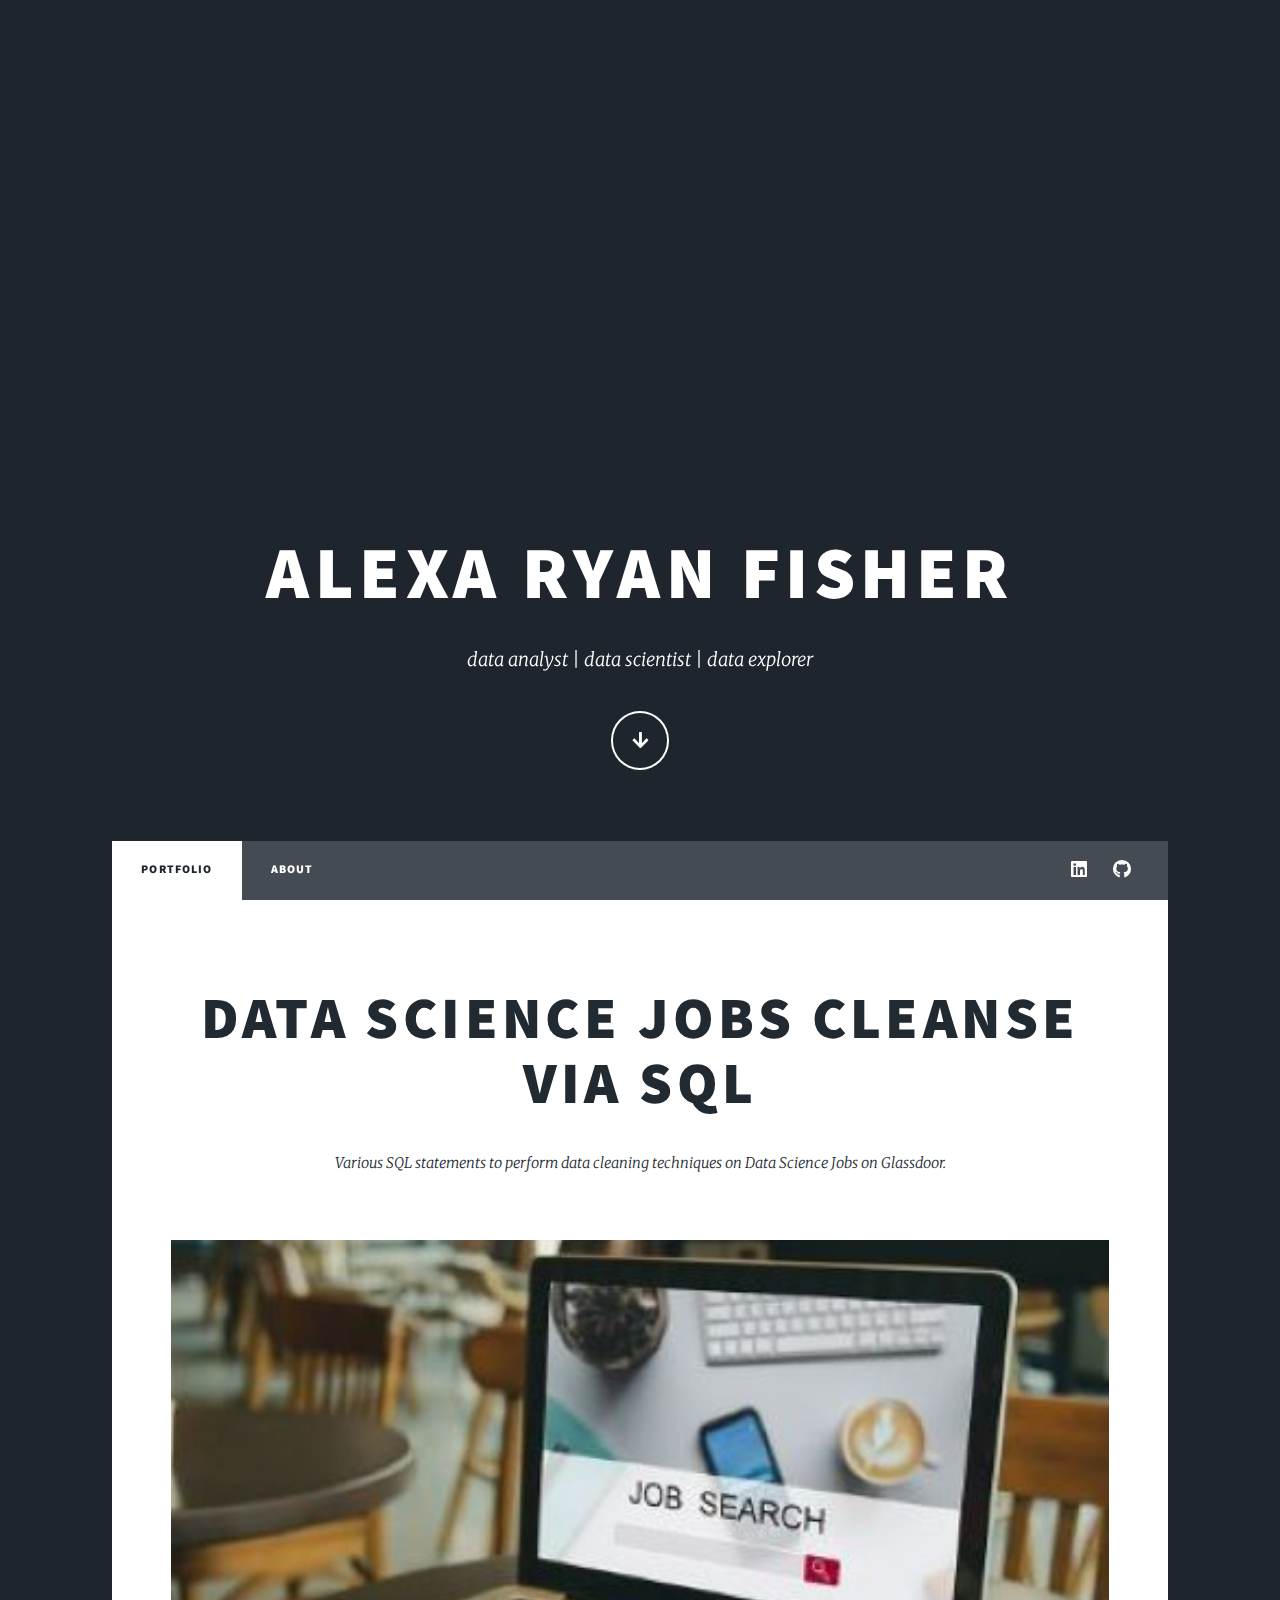
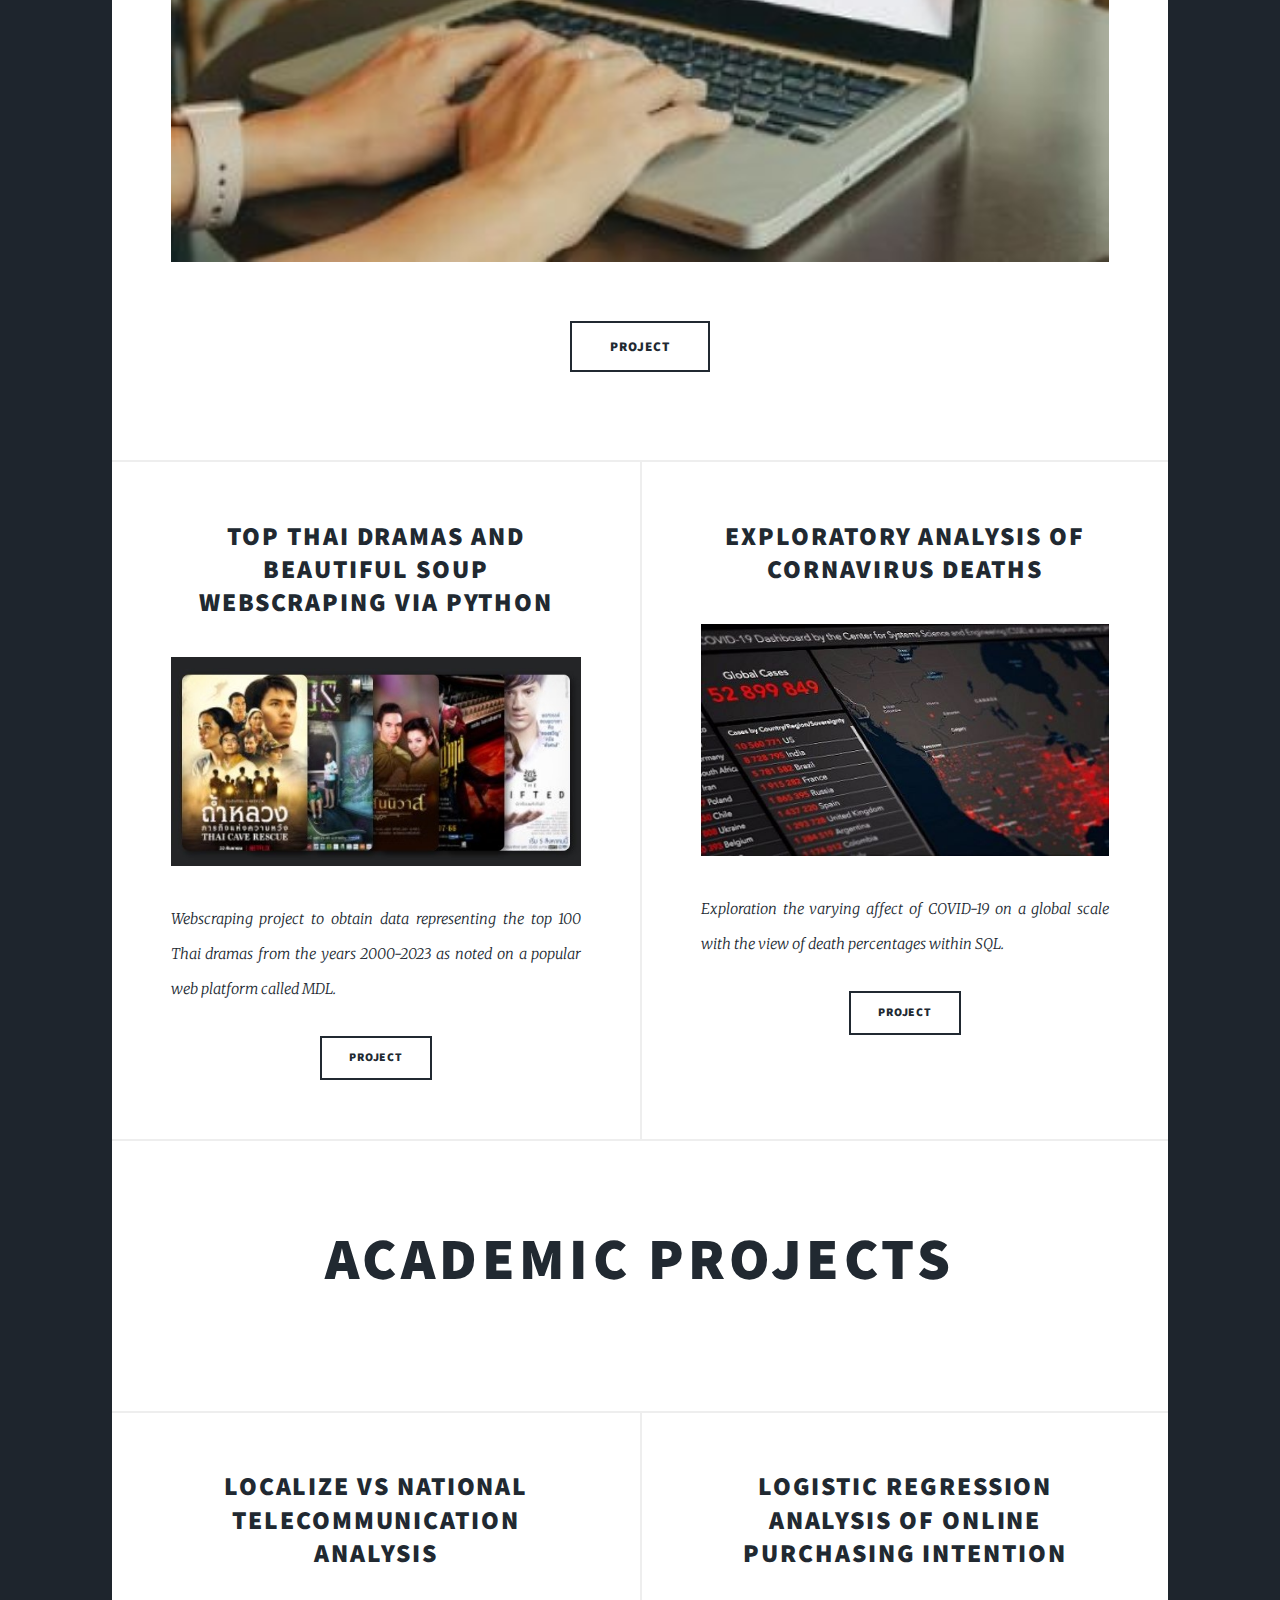
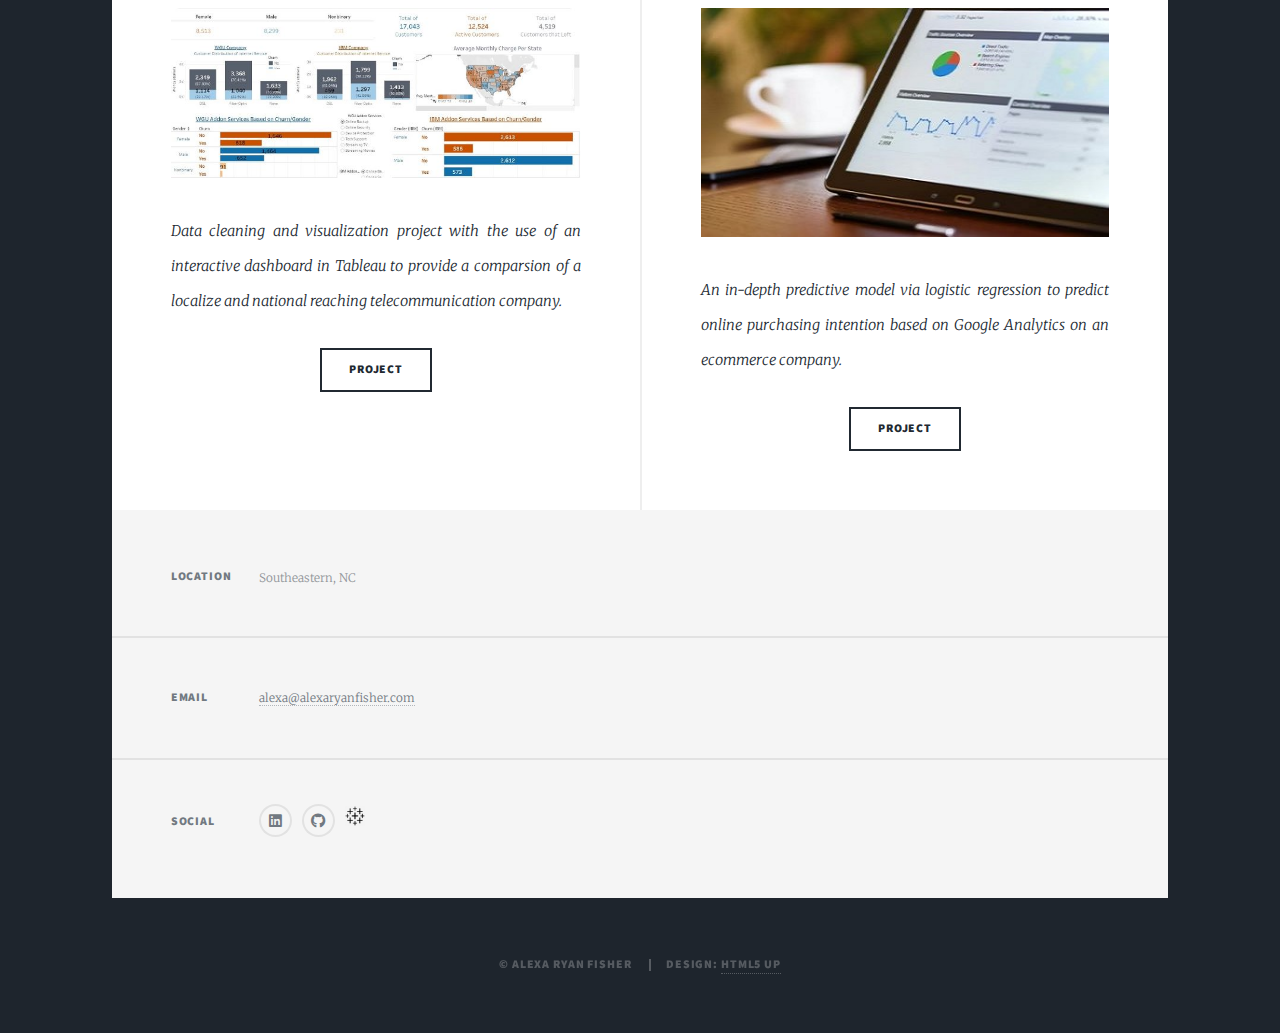
<file: home.html>
<!DOCTYPE HTML>
<!--
	Massively by HTML5 UP
	html5up.net | @ajlkn
	Free for personal and commercial use under the CCA 3.0 license (html5up.net/license)
-->
<html>

<head>
	<title>Portfolio - Alexa Ryan Fisher</title>
	<meta charset="utf-8" />
	<meta name="viewport" content="width=device-width, initial-scale=1, user-scalable=no" />
	<link rel="stylesheet" href="assets/css/main.css" />
	<noscript>
		<link rel="stylesheet" href="assets/css/noscript.css" />
	</noscript>
</head>

<body class="is-preload">

	<!-- Wrapper -->
	<div id="wrapper" class="fade-in">

		<!-- Intro -->
		<div id="intro">
			<h1>Alexa Ryan Fisher</h1>
			<p>data analyst | data scientist | data explorer</p>
			<ul class="actions">
				<li><a href="#header" class="button icon solid solo fa-arrow-down scrolly">Continue</a></li>
			</ul>
		</div>

		<!-- Header -->
		<header id="header">
			<a href="home.html" class="logo">Alexa Ryan Fisher</a>
		</header>

		<!-- Nav -->
		<nav id="nav">
			<ul class="links">
				<li class="active"><a href="home.html">Portfolio</a></li>
				<li><a href="about.html">About</a></li>
			</ul>
			<ul class="icons">
				<li><a href="https://www.linkedin.com/in/alexaryanfisher/" class="icon brands fa-linkedin"><span
							class="label">LinkedIn</span></a></li>
				<li><a href="https://github.com/alexaryanfisher" class="icon brands fa-github"><span
							class="label">GitHub</span></a></li>
			</ul>
		</nav>

		<!-- Main -->
		<div id="main">

			<!-- Featured Post -->
			<article class="post featured">
				<header class="major">
					<h2><a href="cleaning.html">Data Science Jobs Cleanse via SQL</a></h2>
					<p>Various SQL statements to perform data cleaning techniques on Data Science Jobs on Glassdoor.</p>
				</header>
				<a href="cleaning.html"
					class="image main"><img src="images/jobs.jpg" alt="" /></a>
				<ul class="actions special">
					<li><a href="cleaning.html"
							class="button large">Project</a></li>
				</ul>
			</article>

			<!-- Posts -->
			<section class="posts">
				<article>
					<header>
						<h2><a
								href="webscraping.html">Top Thai Dramas and Beautiful Soup Webscraping
								 via Python<br />
							</a></h2>
					</header>
					<a href="webscraping.html"
						class="image fit"><img src="images/thai.jpg" alt="" /></a>
					<p><i>Webscraping project to obtain data representing the top 100 Thai dramas from the years 2000-2023 as noted on a popular web platform called MDL.</i></p>
					<ul class="actions special">
						<li><a href="webscraping.html"
								class="button">Project</a></li>
					</ul>
				</article>
				<article>
					<header>
						<h2><a
								href="exploration.html">Exploratory Analysis of Cornavirus Deaths</a></h2>
					</header>
					<a href="exploration.html"
						class="image fit"><img src="images/covid19.jpg" alt="" /></a>
					<p><i>Exploration the varying affect of COVID-19 on a global scale with the view of death percentages within SQL.</i></p>
					<ul class="actions special">
						<li><a href="exploration.html"
								class="button">Project</a></li>
					</ul>
				</article>
			</section>

			<!-- Academic Posts -->
						<!-- Featured Subsection -->
						<article class="post featured">
							<header class="major">
								<h2>Academic Projects</h2>
							</article>	
			<section class="posts">
				<article>
					<header>
						<h2><a href="visualization.html">Localize vs National Telecommunication Analysis</a></h2>
					</header>
					<a href="visualization.html"
						class="image fit"><img src="images/tabviz.jpg" alt="" /></a>
					<p><i>Data cleaning and visualization project with the use of an interactive dashboard in Tableau to provide a comparsion of a localize and national reaching telecommunication company.</i></p>
					<ul class="actions special">
						<li><a href="visualization.html"
								class="button">Project</a></li>
					</ul>
				</article>
				<article>
					<header>
						<h2><a href="predictive.html">Logistic Regression Analysis of Online Purchasing Intention</a></h2>
					</header>
					<a href="predictive.html"
						class="image fit"><img src="images/cm.jpg" alt="" /></a>
					<p><i>An in-depth predictive model via logistic regression to predict online purchasing intention based on Google Analytics on an ecommerce company. </i></p>
					<ul class="actions special">
						<li><a href="predictive.html"
								class="button">Project</a></li>
					</ul>
				</article>
			</section>

		</div>

		<!-- Footer -->
		<footer id="footer">
			<section class="split contact">
				
				<section class="alt">
					<h3>Location</h3>
					<p>Southeastern, NC</p>
				</section>
				<section>
					<h3>Email</h3>
					<p><a href="alexa@alexaryanfisher.com">alexa@alexaryanfisher.com</a></p>
				</section>
				<section>
					<h3>Social</h3>
					<ul class="icons alt">
						<li><a href="https://www.linkedin.com/in/alexaryanfisher/"
								class="icon brands alt fa-linkedin"><span class="label">LinkedIn</span></a></li>
						<li><a href="https://github.com/alexaryanfisher" class="icon brands alt fa-github"><span
									class="label">GitHub</span></a></li>
						<li><a href="https://public.tableau.com/app/profile/alexa.fisher" class="icon"><img src="images/tableau.png" alt="" /><span
									class="label">Tableau</span></a></li>
					</ul>
				</section>
			</section>
		</footer>


		<!-- Copyright -->
		<div id="copyright">
			<ul>
				<li>&copy; Alexa Ryan Fisher</li>
				<li>Design: <a href="https://html5up.net">HTML5 UP</a></li>
			</ul>
		</div>

	</div>

	<!-- Scripts -->
	<script src="assets/js/jquery.min.js"></script>
	<script src="assets/js/jquery.scrollex.min.js"></script>
	<script src="assets/js/jquery.scrolly.min.js"></script>
	<script src="assets/js/browser.min.js"></script>
	<script src="assets/js/breakpoints.min.js"></script>
	<script src="assets/js/util.js"></script>
	<script src="assets/js/main.js"></script>

</body>

</html>
</file>
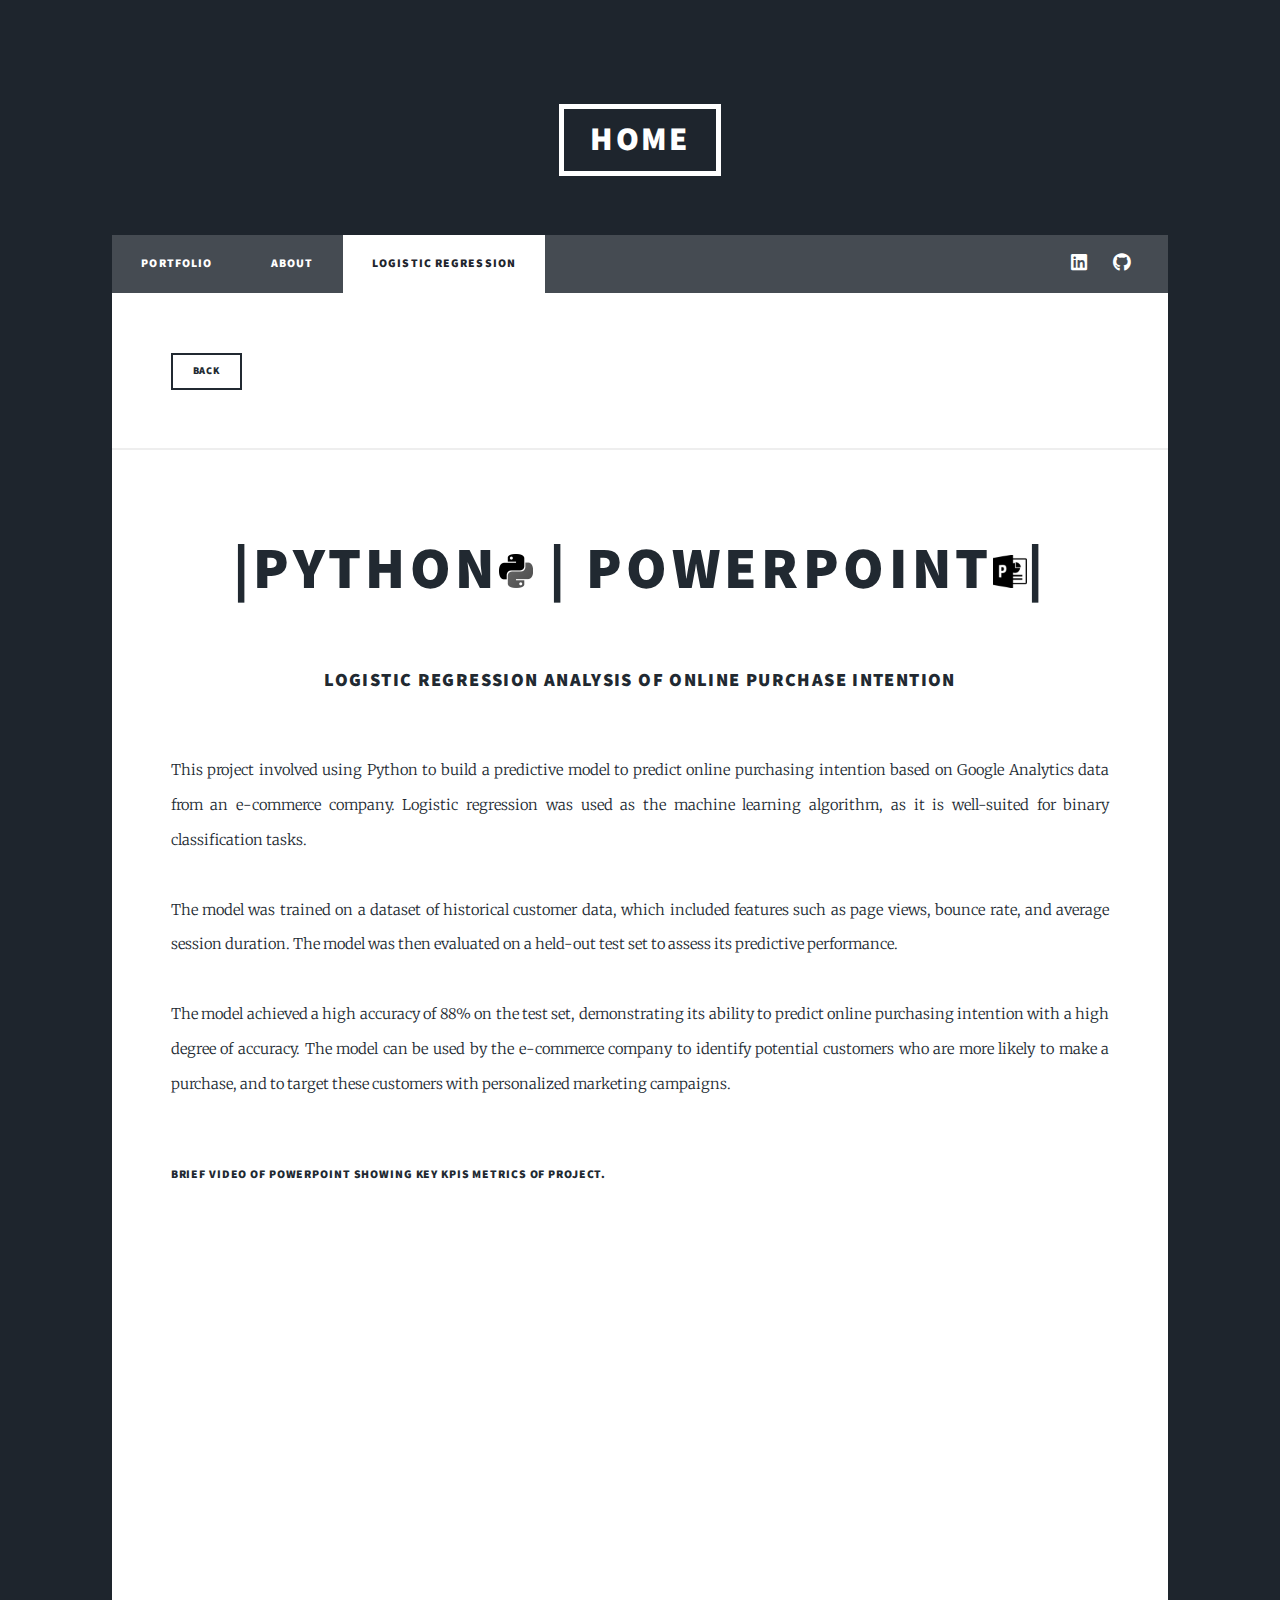
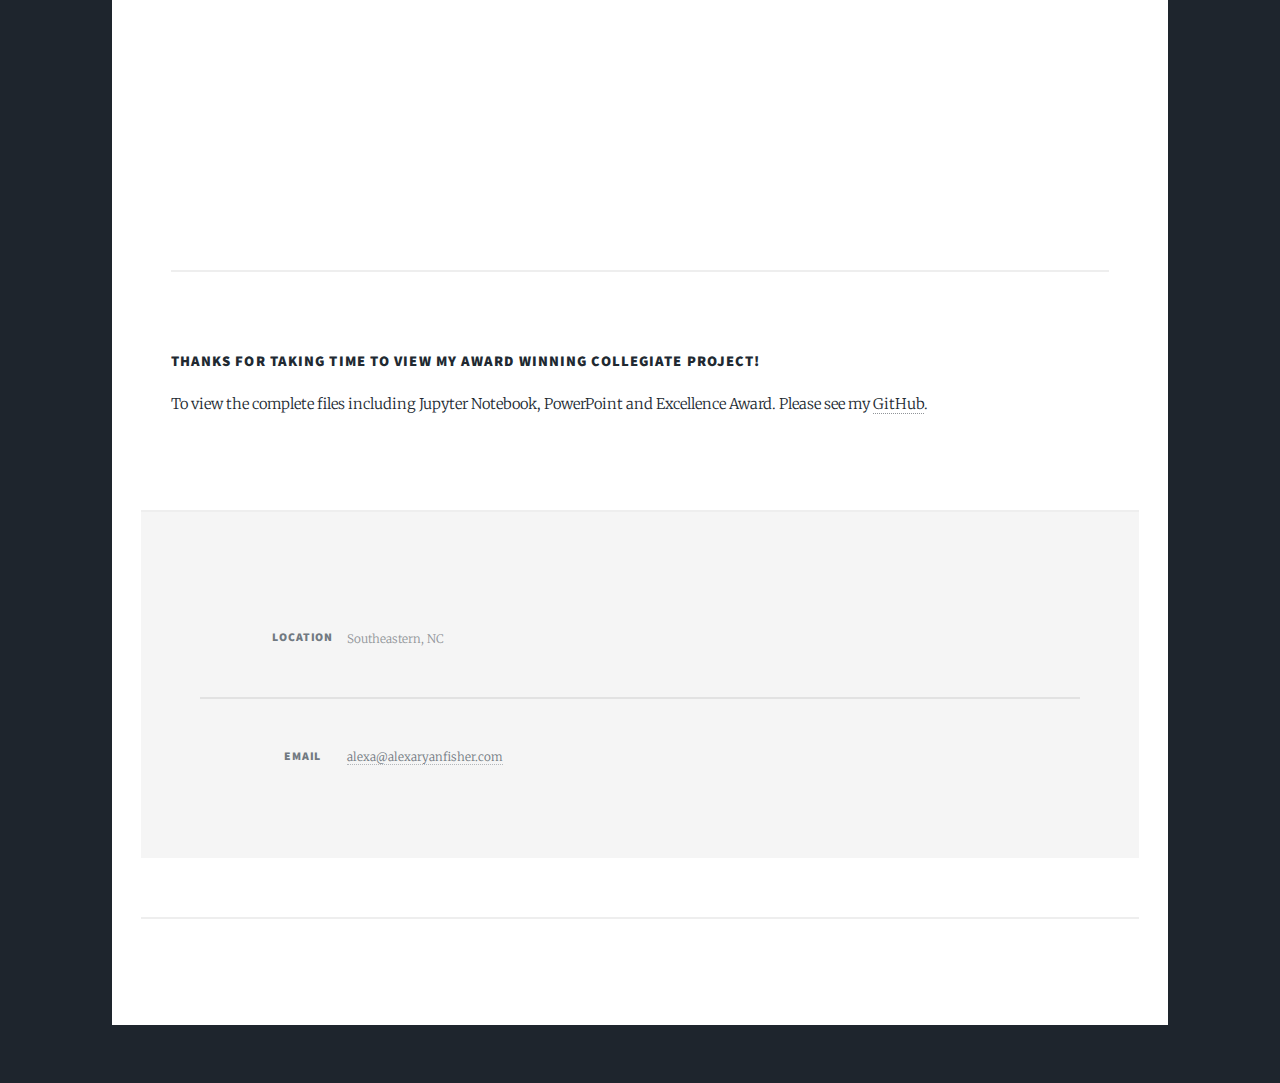
<file: predictive.html>
<!DOCTYPE HTML>
<!--
	Massively by HTML5 UP
	html5up.net | @ajlkn
	Free for personal and commercial use under the CCA 3.0 license (html5up.net/license)
-->
<html>
	<head>
		<title>Predictive Modeling: Logistic Regression - Alexa Ryan Fisher</title>
		<meta charset="utf-8" />
		<meta name="viewport" content="width=device-width, initial-scale=1, user-scalable=no" />
		<link rel="stylesheet" href="assets/css/main.css" />
		<noscript><link rel="stylesheet" href="assets/css/noscript.css" /></noscript>
	</head>
	<body class="is-preload">

		<!-- Wrapper -->
			<div id="wrapper">

				<!-- Header -->
					<header id="header">
						<a href="index.html" class="logo">Home</a>
					</header>

				<!-- Nav -->
					<nav id="nav">
						<ul class="links">
							<li><a href="index.html">Portfolio</a></li>
							<li><a href="about.html">About</a></li>
							<li class="active"><a href="predictive.html">Logistic Regression</a></li></ul>
						<ul class="icons">
							<li><a href="https://www.linkedin.com/in/alexaryanfisher/" class="icon brands fa-linkedin"><span class="label">LinkedIn</span></a></li>
							<li><a href="https://github.com/alexaryanfisher" class="icon brands fa-github"><span class="label">GitHub</span></a></li>
						</ul>
					</nav>

				<!-- Main -->
                	<div id="main">
                        <div class="col-6 col-6-small">
                            <ul class="actions stacked">
                                <li><a href="index.html" class="button small">Back</a></li>
                            </ul>
                            </div>
						<!-- Post -->
							<section class="post">
								<header class="major">
							<h2> |Python<span class="image icon"><img src="images/pythonlogo.png" alt="Python" /></span> | PowerPoint<span class="image icon"><img src="images/ppt_logo.png" alt="PowerPoint" /></span>|</h2> <br />
									<h3>Logistic Regression Analysis of Online Purchase Intention</h3>
								</header>
										<p> This project involved using Python to build a predictive model to predict online purchasing intention based on Google Analytics data from an e-commerce company. Logistic regression was used as the machine learning algorithm, as it is well-suited for binary classification tasks.
											<br/><br/>

												The model was trained on a dataset of historical customer data, which included features such as page views, bounce rate, and average session duration. The model was then evaluated on a held-out test set to assess its predictive performance.
											<br/><br/>
											
												The model achieved a high accuracy of 88% on the test set, demonstrating its ability to predict online purchasing intention with a high degree of accuracy. The model can be used by the e-commerce company to identify potential customers who are more likely to make a purchase, and to target these customers with personalized marketing campaigns.
											<br/>
											<br/>
											<h6>Brief video of Powerpoint showing key KPIs metrics of project.</h6>
											<iframe width="915" height="615"src="https://www.youtube.com/embed/GjJsJscK86M&loop=1">
											</iframe>
											</p>
									<hr />
									
<br />
<h4>Thanks for taking time to view my award winning collegiate project!</h4>
<p>To view the complete files including Jupyter Notebook, PowerPoint and Excellence Award. Please see my <a href="https://github.com/alexaryanfisher/Portfolio_WGU/blob/master/D214/abstract.md">GitHub</a>.
							</section>
				<!-- Footer -->
				<footer id="footer">
					<section class="split contact">
						<section class="alt">
							<h3>Location</h3>
							<p>Southeastern, NC</p>
						</section>
						<section>
							<h3>Email</h3>
							<p><a href="alexa@alexaryanfisher.com">alexa@alexaryanfisher.com</a></p>
						</section>
				</footer>

		<!-- Copyright -->
		<div id="copyright">
			<ul>
				<li>&copy; Alexa Ryan Fisher</li>
				<li>Design: <a href="https://html5up.net">HTML5 UP</a></li>
			</ul>
		</div>

	</div>
		<!-- Scripts -->
			<script src="assets/js/jquery.min.js"></script>
			<script src="assets/js/jquery.scrollex.min.js"></script>
			<script src="assets/js/jquery.scrolly.min.js"></script>
			<script src="assets/js/browser.min.js"></script>
			<script src="assets/js/breakpoints.min.js"></script>
			<script src="assets/js/util.js"></script>
			<script src="assets/js/main.js"></script>

	</body>
</html>
</file>
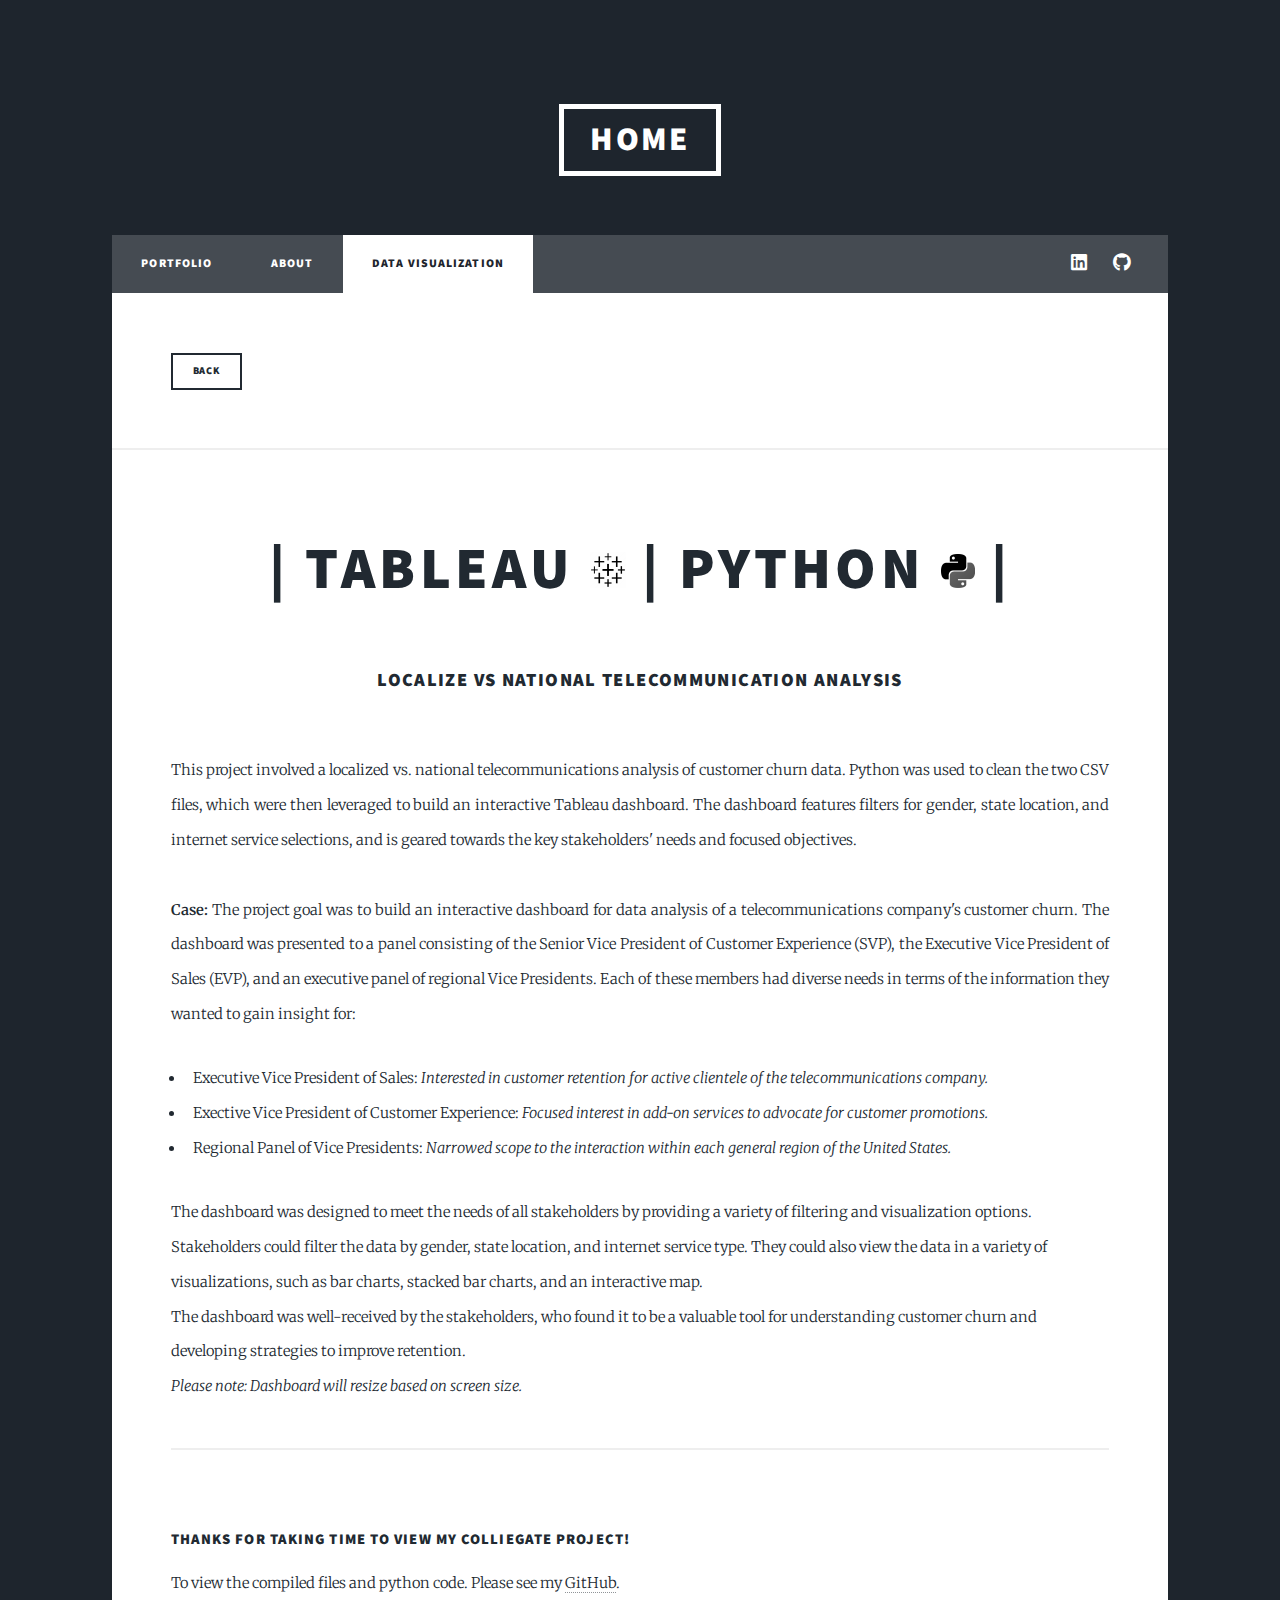
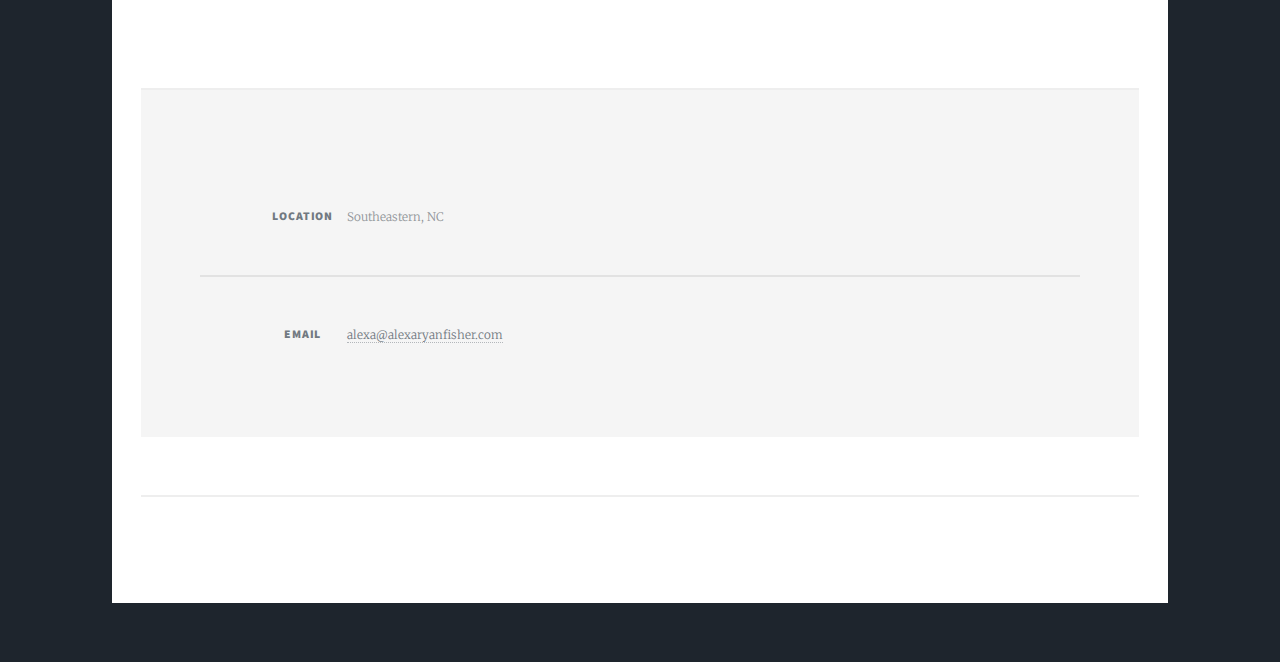
<file: visualization.html>
<!DOCTYPE HTML>
<!--
	Massively by HTML5 UP
	html5up.net | @ajlkn
	Free for personal and commercial use under the CCA 3.0 license (html5up.net/license)
-->
<html>
	<head>
		<title>Data Visualization - Alexa Ryan Fisher</title>
		<meta charset="utf-8" />
		<meta name="viewport" content="width=device-width, initial-scale=1, user-scalable=no" />
		<link rel="stylesheet" href="assets/css/main.css" />
		<noscript><link rel="stylesheet" href="assets/css/noscript.css" /></noscript>
	</head>
	<body class="is-preload">

		<!-- Wrapper -->
			<div id="wrapper">

				<!-- Header -->
					<header id="header">
						<a href="home.html" class="logo">Home</a>
					</header>

				<!-- Nav -->
					<nav id="nav">
						<ul class="links">
							<li><a href="home.html">Portfolio</a></li>
							<li><a href="about.html">About</a></li>
							<li class="active"><a href="visualization.html">Data Visualization</a></li></ul>
						<ul class="icons">
							<li><a href="https://www.linkedin.com/in/alexaryanfisher/" class="icon brands fa-linkedin"><span class="label">LinkedIn</span></a></li>
							<li><a href="https://github.com/alexaryanfisher" class="icon brands fa-github"><span class="label">GitHub</span></a></li>
						</ul>
					</nav>

				<!-- Main -->
                	<div id="main">
                        <div class="col-6 col-6-small">
                            <ul class="actions stacked">
                                <li><a href="home.html" class="button small">Back</a></li>
                            </ul>
                            </div>
						<!-- Post -->
							<section class="post">
								<header class="major">
									<h2> | Tableau <span class="image icon"><img src="images/TLogo.png" alt="Tableau" /></span> | Python <span class="image icon"><img src="images/pythonlogo.png" alt="Python" /></span> |</h2> <br />
									<h3>Localize vs National Telecommunication Analysis</h3>
								</header>
										<p> This project involved a localized vs. national telecommunications analysis of customer churn data. Python was used to clean the two CSV files, which were then leveraged to build an interactive Tableau dashboard. The dashboard features filters for gender, state location, and internet service selections, and is geared towards the key stakeholders' needs and focused objectives.
											<br/>
											<br/>
											<b>Case:</b>  The project goal was to build an interactive dashboard for data analysis of a telecommunications company's customer churn. The dashboard was presented to a panel consisting of the Senior Vice President of Customer Experience (SVP), the Executive Vice President of Sales (EVP), and an executive panel of regional Vice Presidents. Each of these members had diverse needs in terms of the information they wanted to gain insight for:
											<ul>
												<li>Executive Vice President of Sales: <i> Interested in customer retention for active clientele of the telecommunications company.</i></li>
												<li>Exective Vice President of Customer Experience:<i> Focused interest in add-on services to advocate for customer promotions.</i> </li>
												<li>Regional Panel of Vice Presidents: <i> Narrowed scope to the interaction within each general region of the United States.</i></li>
											</ul>
											The dashboard was designed to meet the needs of all stakeholders by providing a variety of filtering and visualization options. Stakeholders could filter the data by gender, state location, and internet service type. They could also view the data in a variety of visualizations, such as bar charts, stacked bar charts, and an interactive map.
											<br/>
											The dashboard was well-received by the stakeholders, who found it to be a valuable tool for understanding customer churn and developing strategies to improve retention.
											<br/>
											<i>Please note: Dashboard will resize based on screen size.</i>
                                        </p>
									<hr />
									
								<!-- Tableau Dashboard -->
<div class='tableauPlaceholder' id='viz1696191722899' style='position: relative'><noscript><a href='#'><img alt='WGU vs IBM ' src='https:&#47;&#47;public.tableau.com&#47;static&#47;images&#47;WG&#47;WGUvsIBM-D210Dashboard&#47;WGUvsIBM&#47;1_rss.png' style='border: none' /></a></noscript><object class='tableauViz'  style='display:none;'><param name='host_url' value='https%3A%2F%2Fpublic.tableau.com%2F' /> <param name='embed_code_version' value='3' /> <param name='site_root' value='' /><param name='name' value='WGUvsIBM-D210Dashboard&#47;WGUvsIBM' /><param name='tabs' value='no' /><param name='toolbar' value='yes' /><param name='static_image' value='https:&#47;&#47;public.tableau.com&#47;static&#47;images&#47;WG&#47;WGUvsIBM-D210Dashboard&#47;WGUvsIBM&#47;1.png' /> <param name='animate_transition' value='yes' /><param name='display_static_image' value='yes' /><param name='display_spinner' value='yes' /><param name='display_overlay' value='yes' /><param name='display_count' value='yes' /><param name='language' value='en-US' /></object></div>                <script type='text/javascript'>                    var divElement = document.getElementById('viz1696191722899');                    var vizElement = divElement.getElementsByTagName('object')[0];                    if ( divElement.offsetWidth > 800 ) { vizElement.style.width='100%';vizElement.style.height=(divElement.offsetWidth*0.75)+'px';} else if ( divElement.offsetWidth > 500 ) { vizElement.style.width='100%';vizElement.style.height=(divElement.offsetWidth*0.75)+'px';} else { vizElement.style.width='100%';vizElement.style.height='2377px';}                     var scriptElement = document.createElement('script');                    scriptElement.src = 'https://public.tableau.com/javascripts/api/viz_v1.js';                    vizElement.parentNode.insertBefore(scriptElement, vizElement);                </script>

<br />
<h4>Thanks for taking time to view my colliegate project!</h4>
<p>To view the compiled files and python code. Please see my <a href="https://github.com/alexaryanfisher/Portfolio_WGU/blob/master/D210/abstract.md">GitHub</a>.
							</section>
				<!-- Footer -->
				<footer id="footer">
					<section class="split contact">
						<section class="alt">
							<h3>Location</h3>
							<p>Southeastern, NC</p>
						</section>
						<section>
							<h3>Email</h3>
							<p><a href="alexa@alexaryanfisher.com">alexa@alexaryanfisher.com</a></p>
						</section>
				</footer>

		<!-- Copyright -->
		<div id="copyright">
			<ul>
				<li>&copy; Alexa Ryan Fisher</li>
				<li>Design: <a href="https://html5up.net">HTML5 UP</a></li>
			</ul>
		</div>

	</div>
		<!-- Scripts -->
			<script src="assets/js/jquery.min.js"></script>
			<script src="assets/js/jquery.scrollex.min.js"></script>
			<script src="assets/js/jquery.scrolly.min.js"></script>
			<script src="assets/js/browser.min.js"></script>
			<script src="assets/js/breakpoints.min.js"></script>
			<script src="assets/js/util.js"></script>
			<script src="assets/js/main.js"></script>

	</body>
</html>
</file>
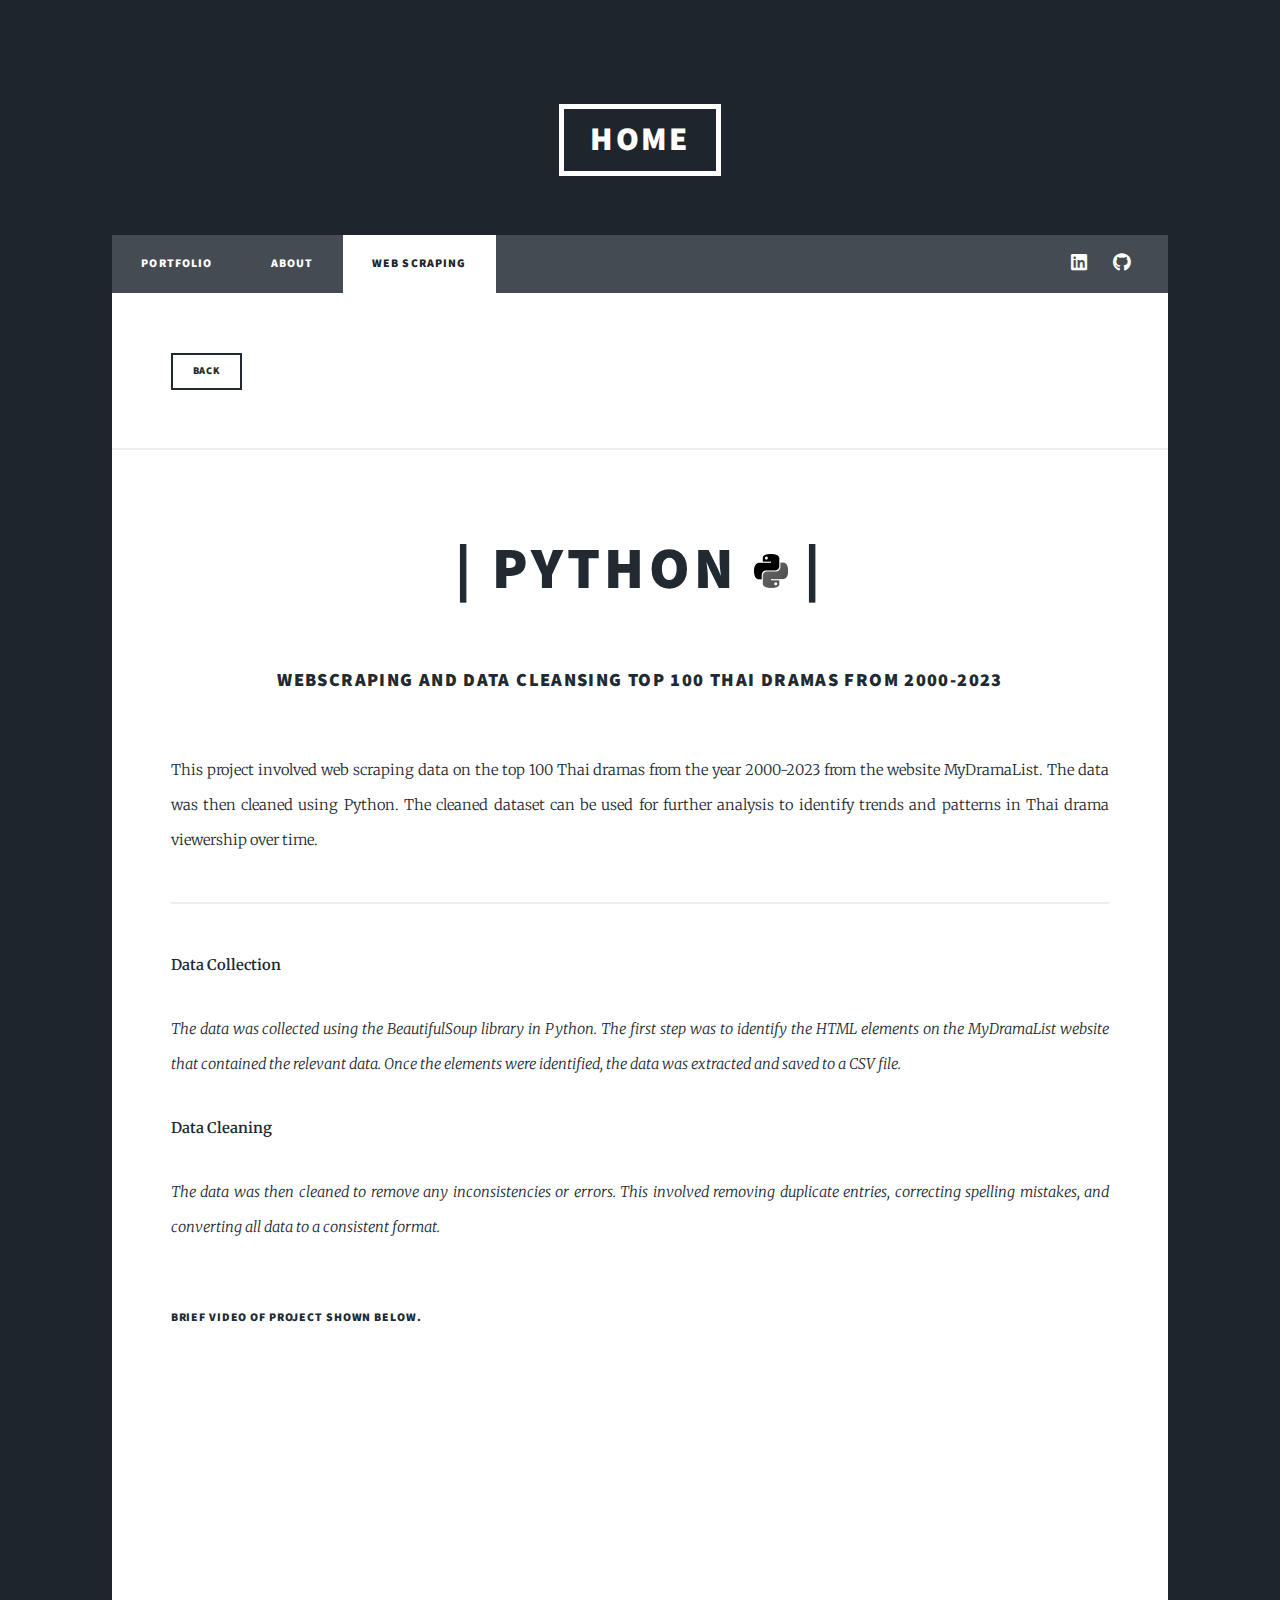
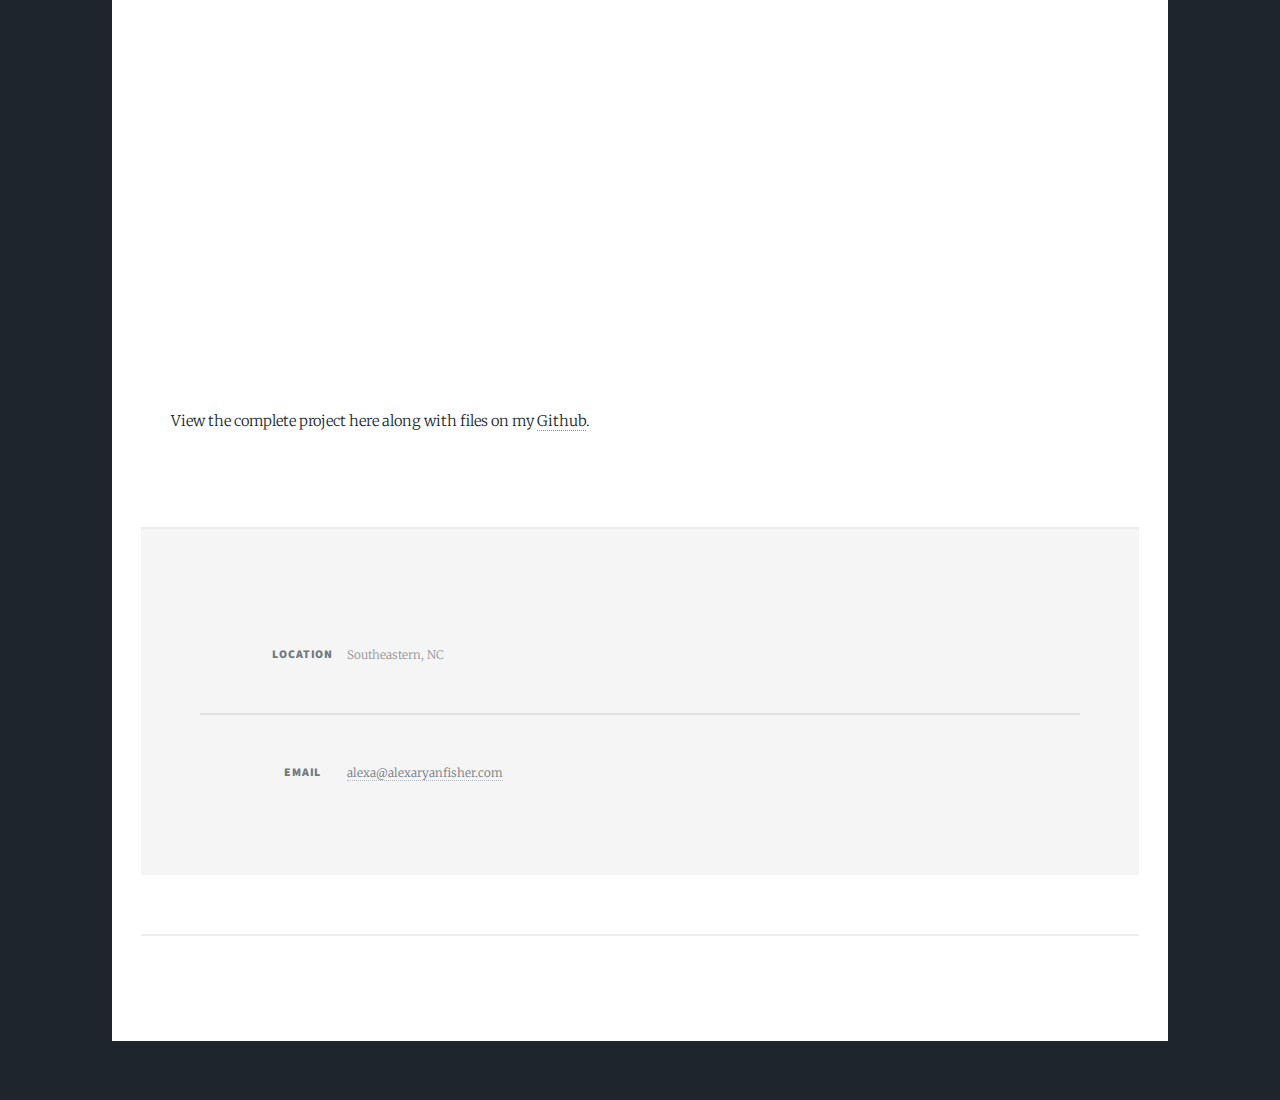
<file: webscraping.html>
<!DOCTYPE HTML>
<!--
	Massively by HTML5 UP
	html5up.net | @ajlkn
	Free for personal and commercial use under the CCA 3.0 license (html5up.net/license)
-->
<html>
	<head>
		<title>Web Scraping - Alexa Ryan Fisher</title>
		<meta charset="utf-8" />
		<meta name="viewport" content="width=device-width, initial-scale=1, user-scalable=no" />
		<link rel="stylesheet" href="assets/css/main.css" />
		<noscript><link rel="stylesheet" href="assets/css/noscript.css" /></noscript>
	</head>
	<body class="is-preload">

		<!-- Wrapper -->
			<div id="wrapper">

				<!-- Header -->
					<header id="header">
						<a href="index.html" class="logo">Home</a>
					</header>

				<!-- Nav -->
					<nav id="nav">
						<ul class="links">
							<li><a href="index.html">Portfolio</a></li>
							<li><a href="about.html">About</a></li>
							<li class="active"><a href="webscraping.html">Web Scraping</a></li></ul>
						<ul class="icons">
							<li><a href="https://www.linkedin.com/in/alexaryanfisher/" class="icon brands fa-linkedin"><span class="label">LinkedIn</span></a></li>
							<li><a href="https://github.com/alexaryanfisher" class="icon brands fa-github"><span class="label">GitHub</span></a></li>
						</ul>
					</nav>

				<!-- Main -->
                	<div id="main">
                        <div class="col-6 col-6-small">
                            <ul class="actions stacked">
                                <li><a href="index.html" class="button small">Back</a></li>
                            </ul>
                            </div>
						<!-- Post -->
							<section class="post">
								<header class="major">
									<h2> | Python <span class="image icon"><img src="images/pythonlogo.png" alt="Python" /></span> | </h2> <br />
									<h3>Webscraping and Data Cleansing Top 100 Thai Dramas from 2000-2023</h3>
								</header>
										<p>     This project involved web scraping data on the top 100 Thai dramas from the year 2000-2023 from the website MyDramaList. The data was then cleaned using Python. The cleaned dataset can be used for further analysis to identify trends and patterns in Thai drama viewership over time.
                                        </p>
									<hr />
								<!-- Preformatted Code -->
									<p><b>Data Collection</b></p>
									<p><i>The data was collected using the BeautifulSoup library in Python. The first step was to identify the HTML elements on the MyDramaList website that contained the relevant data. Once the elements were identified, the data was extracted and saved to a CSV file. </i></p>
									</ul>
									<p><b>Data Cleaning</b></p>
									<p><i>The data was then cleaned to remove any inconsistencies or errors. This involved removing duplicate entries, correcting spelling mistakes, and converting all data to a consistent format.</i></p>
									<br/>
									<h6>Brief video of project shown below.</h6>
									<iframe width="915" height="615"src="https://www.youtube.com/embed/TduByDKlJqI&loop=1">
									frameborder="0"
									</iframe>
<br />
<br />
<p>View the complete project here along with files on my <a href="https://github.com/alexaryanfisher/Portfolio/blob/master/WebscrapingDataCleaning-Python/README.md">Github</a>.</p>
							</section>
				<!-- Footer -->
				<footer id="footer">
					<section class="split contact">
						<section class="alt">
							<h3>Location</h3>
							<p>Southeastern, NC</p>
						</section>
						<section>
							<h3>Email</h3>
							<p><a href="alexa@alexaryanfisher.com">alexa@alexaryanfisher.com</a></p>
						</section>
				</footer>

		<!-- Copyright -->
		<div id="copyright">
			<ul>
				<li>&copy; Alexa Ryan Fisher</li>
				<li>Design: <a href="https://html5up.net">HTML5 UP</a></li>
			</ul>
		</div>

	</div>
		<!-- Scripts -->
			<script src="assets/js/jquery.min.js"></script>
			<script src="assets/js/jquery.scrollex.min.js"></script>
			<script src="assets/js/jquery.scrolly.min.js"></script>
			<script src="assets/js/browser.min.js"></script>
			<script src="assets/js/breakpoints.min.js"></script>
			<script src="assets/js/util.js"></script>
			<script src="assets/js/main.js"></script>

	</body>
</html>
</file>
<file: assets/css/main.css>
@import url(fontawesome-all.min.css);
@import url("https://fonts.googleapis.com/css?family=Merriweather:300,700,300italic,700italic|Source+Sans+Pro:900");

/*
	Massively by HTML5 UP
	html5up.net | @ajlkn
	Free for personal and commercial use under the CCA 3.0 license (html5up.net/license)
*/

html, body, div, span, applet, object,
iframe, h1, h2, h3, h4, h5, h6, p, blockquote,
pre, a, abbr, acronym, address, big, cite,
code, del, dfn, em, img, ins, kbd, q, s, samp,
small, strike, strong, sub, sup, tt, var, b,
u, i, center, dl, dt, dd, ol, ul, li, fieldset,
form, label, legend, table, caption, tbody,
tfoot, thead, tr, th, td, article, aside,
canvas, details, embed, figure, figcaption,
footer, header, hgroup, menu, nav, output, ruby,
section, summary, time, mark, audio, video {
	margin: 0;
	padding: 0;
	border: 0;
	font-size: 100%;
	font: inherit;
	vertical-align: baseline;}

article, aside, details, figcaption, figure,
footer, header, hgroup, menu, nav, section {
	display: block;}

body {
	line-height: 1;
}

ol, ul {
	list-style: none;
}

blockquote, q {
	quotes: none;
}

	blockquote:before, blockquote:after, q:before, q:after {
		content: '';
		content: none;
	}

table {
	border-collapse: collapse;
	border-spacing: 0;
}

body {
	-webkit-text-size-adjust: none;
}

mark {
	background-color: transparent;
	color: inherit;
}

input::-moz-focus-inner {
	border: 0;
	padding: 0;
}

input, select, textarea {
	-moz-appearance: none;
	-webkit-appearance: none;
	-ms-appearance: none;
	appearance: none;
}

/* Basic */

	@-ms-viewport {
		width: device-width;
	}

	body {
		-ms-overflow-style: scrollbar;
	}

	@media screen and (max-width: 480px) {

		html, body {
			min-width: 320px;
		}

	}

	html {
		box-sizing: border-box;
	}

	*, *:before, *:after {
		box-sizing: inherit;
	}

	body {
		background-color: #1e252d;
	}

		body.is-preload *, body.is-preload *:before, body.is-preload *:after {
			-moz-animation: none !important;
			-webkit-animation: none !important;
			-ms-animation: none !important;
			animation: none !important;
			-moz-transition: none !important;
			-webkit-transition: none !important;
			-ms-transition: none !important;
			transition: none !important;
		}

/* Type */

	html {
		font-size: 16pt;
	}

		@media screen and (max-width: 1680px) {

			html {
				font-size: 12pt;
			}

		}

		@media screen and (max-width: 1280px) {

			html {
				font-size: 11pt;
			}

		}

		@media screen and (max-width: 360px) {

			html {
				font-size: 10pt;
			}

		}

	body {
		color: #212931;
	}

	body, input, select, textarea {
		font-family: "Merriweather", Georgia, serif;
		font-weight: 300;
		font-size: 1rem;
		line-height: 2.375;
	}

	a {
		-moz-transition: color 0.2s ease-in-out, background-color 0.2s ease-in-out, border-color 0.2s ease-in-out, box-shadow 0.2s ease-in-out;
		-webkit-transition: color 0.2s ease-in-out, background-color 0.2s ease-in-out, border-color 0.2s ease-in-out, box-shadow 0.2s ease-in-out;
		-ms-transition: color 0.2s ease-in-out, background-color 0.2s ease-in-out, border-color 0.2s ease-in-out, box-shadow 0.2s ease-in-out;
		transition: color 0.2s ease-in-out, background-color 0.2s ease-in-out, border-color 0.2s ease-in-out, box-shadow 0.2s ease-in-out;
		border-bottom: dotted 1px;
		text-decoration: none;
	}

		a:hover {
			border-bottom-color: transparent;
		}

	strong, b {
		font-weight: 600;
	}

	em, i {
		font-style: italic;
	}

	p {
		text-align: justify;
		margin: 0 0 2rem 0;
	}

	h1, h2, h3, h4, h5, h6 {
		font-family: "Source Sans Pro", Helvetica, sans-serif;
		font-weight: 900;
		line-height: 1.5;
		letter-spacing: 0.075em;
		text-transform: uppercase;
		margin: 0 0 1rem 0;
	}

		h1 a, h2 a, h3 a, h4 a, h5 a, h6 a {
			border-bottom: 0;
			color: inherit;
			text-decoration: none;
		}

	h1 {
		font-size: 4rem;
		line-height: 1.1;
		margin: 0 0 2rem 0;
	}

	h2 {
		font-size: 1.75rem;
		line-height: 1.3;
		margin: 0 0 1.5rem 0;
	}

	h3 {
		font-size: 1.25rem;
		margin: 0 0 1.5rem 0;
	}

	h4 {
		font-size: 1rem;
	}

	h5 {
		font-size: 0.9rem;
	}

	h6 {
		font-size: 0.8rem;
	}

	sub {
		font-size: 0.8rem;
		position: relative;
		top: 0.5rem;
	}

	sup {
		font-size: 0.8rem;
		position: relative;
		top: -0.5rem;
	}

	blockquote {
		border-left: solid 4px;
		font-style: italic;
		margin: 0 0 2rem 0;
		padding: 0.5rem 0 0.5rem 2rem;
	}

	code {
		border: solid 2px;
		font-family: "Courier New", monospace;
		font-size: 0.9rem;
		margin: 0 0.25rem;
		padding: 0.25rem 0.65rem;
	}

	pre {
		-webkit-overflow-scrolling: touch;
		font-family: "Courier New", monospace;
		font-size: 0.9rem;
		margin: 0 0 2rem 0;
	}

		pre code {
			display: block;
			line-height: 1.75;
			padding: 1rem 1.5rem;
			overflow-x: auto;
		}

	hr {
		border: 0;
		border-bottom: solid 2px;
		margin: 3rem 0;
	}

		hr.major {
			margin: 5rem 0;
		}

	.align-left {
		text-align: left;
	}

	.align-center {
		text-align: center;
	}

	.align-right {
		text-align: right;
	}

	input, select, textarea {
		color: #212931;
	}

	a {
		color: #212931;
		border-bottom-color: rgba(33, 41, 49, 0.5);
	}

		a:hover {
			border-bottom-color: transparent;
			color: #18bfef !important;
		}

	strong, b {
		color: #212931;
	}

	h1, h2, h3, h4, h5, h6 {
		color: #212931;
	}

	blockquote {
		border-left-color: #eeeeee;
	}

	code {
		background: rgba(220, 220, 220, 0.25);
		border-color: #eeeeee;
	}

	hr {
		border-bottom-color: #eeeeee;
	}

/* Row */

	.row {
		display: flex;
		flex-wrap: wrap;
		box-sizing: border-box;
		align-items: stretch;
	}

		.row > * {
			box-sizing: border-box;
		}

		.row.gtr-uniform > * > :last-child {
			margin-bottom: 0;
		}

		.row.aln-left {
			justify-content: flex-start;
		}

		.row.aln-center {
			justify-content: center;
		}

		.row.aln-right {
			justify-content: flex-end;
		}

		.row.aln-top {
			align-items: flex-start;
		}

		.row.aln-middle {
			align-items: center;
		}

		.row.aln-bottom {
			align-items: flex-end;
		}

		.row > .imp {
			order: -1;
		}

		.row > .col-1 {
			width: 8.33333%;
		}

		.row > .off-1 {
			margin-left: 8.33333%;
		}

		.row > .col-2 {
			width: 16.66667%;
		}

		.row > .off-2 {
			margin-left: 16.66667%;
		}

		.row > .col-3 {
			width: 25%;
		}

		.row > .off-3 {
			margin-left: 25%;
		}

		.row > .col-4 {
			width: 33.33333%;
		}

		.row > .off-4 {
			margin-left: 33.33333%;
		}

		.row > .col-5 {
			width: 41.66667%;
		}

		.row > .off-5 {
			margin-left: 41.66667%;
		}

		.row > .col-6 {
			width: 50%;
		}

		.row > .off-6 {
			margin-left: 50%;
		}

		.row > .col-7 {
			width: 58.33333%;
		}

		.row > .off-7 {
			margin-left: 58.33333%;
		}

		.row > .col-8 {
			width: 66.66667%;
		}

		.row > .off-8 {
			margin-left: 66.66667%;
		}

		.row > .col-9 {
			width: 75%;
		}

		.row > .off-9 {
			margin-left: 75%;
		}

		.row > .col-10 {
			width: 83.33333%;
		}

		.row > .off-10 {
			margin-left: 83.33333%;
		}

		.row > .col-11 {
			width: 91.66667%;
		}

		.row > .off-11 {
			margin-left: 91.66667%;
		}

		.row > .col-12 {
			width: 100%;
		}

		.row > .off-12 {
			margin-left: 100%;
		}

		.row.gtr-0 {
			margin-top: 0;
			margin-left: 0rem;
		}

			.row.gtr-0 > * {
				padding: 0 0 0 0rem;
			}

			.row.gtr-0.gtr-uniform {
				margin-top: 0rem;
			}

				.row.gtr-0.gtr-uniform > * {
					padding-top: 0rem;
				}

		.row.gtr-25 {
			margin-top: 0;
			margin-left: -0.375rem;
		}

			.row.gtr-25 > * {
				padding: 0 0 0 0.375rem;
			}

			.row.gtr-25.gtr-uniform {
				margin-top: -0.375rem;
			}

				.row.gtr-25.gtr-uniform > * {
					padding-top: 0.375rem;
				}

		.row.gtr-50 {
			margin-top: 0;
			margin-left: -0.75rem;
		}

			.row.gtr-50 > * {
				padding: 0 0 0 0.75rem;
			}

			.row.gtr-50.gtr-uniform {
				margin-top: -0.75rem;
			}

				.row.gtr-50.gtr-uniform > * {
					padding-top: 0.75rem;
				}

		.row {
			margin-top: 0;
			margin-left: -1.5rem;
		}

			.row > * {
				padding: 0 0 0 1.5rem;
			}

			.row.gtr-uniform {
				margin-top: -1.5rem;
			}

				.row.gtr-uniform > * {
					padding-top: 1.5rem;
				}

		.row.gtr-150 {
			margin-top: 0;
			margin-left: -2.25rem;
		}

			.row.gtr-150 > * {
				padding: 0 0 0 2.25rem;
			}

			.row.gtr-150.gtr-uniform {
				margin-top: -2.25rem;
			}

				.row.gtr-150.gtr-uniform > * {
					padding-top: 2.25rem;
				}

		.row.gtr-200 {
			margin-top: 0;
			margin-left: -3rem;
		}

			.row.gtr-200 > * {
				padding: 0 0 0 3rem;
			}

			.row.gtr-200.gtr-uniform {
				margin-top: -3rem;
			}

				.row.gtr-200.gtr-uniform > * {
					padding-top: 3rem;
				}

		@media screen and (max-width: 1680px) {

			.row {
				display: flex;
				flex-wrap: wrap;
				box-sizing: border-box;
				align-items: stretch;
			}

				.row > * {
					box-sizing: border-box;
				}

				.row.gtr-uniform > * > :last-child {
					margin-bottom: 0;
				}

				.row.aln-left {
					justify-content: flex-start;
				}

				.row.aln-center {
					justify-content: center;
				}

				.row.aln-right {
					justify-content: flex-end;
				}

				.row.aln-top {
					align-items: flex-start;
				}

				.row.aln-middle {
					align-items: center;
				}

				.row.aln-bottom {
					align-items: flex-end;
				}

				.row > .imp-xlarge {
					order: -1;
				}

				.row > .col-1-xlarge {
					width: 8.33333%;
				}

				.row > .off-1-xlarge {
					margin-left: 8.33333%;
				}

				.row > .col-2-xlarge {
					width: 16.66667%;
				}

				.row > .off-2-xlarge {
					margin-left: 16.66667%;
				}

				.row > .col-3-xlarge {
					width: 25%;
				}

				.row > .off-3-xlarge {
					margin-left: 25%;
				}

				.row > .col-4-xlarge {
					width: 33.33333%;
				}

				.row > .off-4-xlarge {
					margin-left: 33.33333%;
				}

				.row > .col-5-xlarge {
					width: 41.66667%;
				}

				.row > .off-5-xlarge {
					margin-left: 41.66667%;
				}

				.row > .col-6-xlarge {
					width: 50%;
				}

				.row > .off-6-xlarge {
					margin-left: 50%;
				}

				.row > .col-7-xlarge {
					width: 58.33333%;
				}

				.row > .off-7-xlarge {
					margin-left: 58.33333%;
				}

				.row > .col-8-xlarge {
					width: 66.66667%;
				}

				.row > .off-8-xlarge {
					margin-left: 66.66667%;
				}

				.row > .col-9-xlarge {
					width: 75%;
				}

				.row > .off-9-xlarge {
					margin-left: 75%;
				}

				.row > .col-10-xlarge {
					width: 83.33333%;
				}

				.row > .off-10-xlarge {
					margin-left: 83.33333%;
				}

				.row > .col-11-xlarge {
					width: 91.66667%;
				}

				.row > .off-11-xlarge {
					margin-left: 91.66667%;
				}

				.row > .col-12-xlarge {
					width: 100%;
				}

				.row > .off-12-xlarge {
					margin-left: 100%;
				}

				.row.gtr-0 {
					margin-top: 0;
					margin-left: 0rem;
				}

					.row.gtr-0 > * {
						padding: 0 0 0 0rem;
					}

					.row.gtr-0.gtr-uniform {
						margin-top: 0rem;
					}

						.row.gtr-0.gtr-uniform > * {
							padding-top: 0rem;
						}

				.row.gtr-25 {
					margin-top: 0;
					margin-left: -0.375rem;
				}

					.row.gtr-25 > * {
						padding: 0 0 0 0.375rem;
					}

					.row.gtr-25.gtr-uniform {
						margin-top: -0.375rem;
					}

						.row.gtr-25.gtr-uniform > * {
							padding-top: 0.375rem;
						}

				.row.gtr-50 {
					margin-top: 0;
					margin-left: -0.75rem;
				}

					.row.gtr-50 > * {
						padding: 0 0 0 0.75rem;
					}

					.row.gtr-50.gtr-uniform {
						margin-top: -0.75rem;
					}

						.row.gtr-50.gtr-uniform > * {
							padding-top: 0.75rem;
						}

				.row {
					margin-top: 0;
					margin-left: -1.5rem;
				}

					.row > * {
						padding: 0 0 0 1.5rem;
					}

					.row.gtr-uniform {
						margin-top: -1.5rem;
					}

						.row.gtr-uniform > * {
							padding-top: 1.5rem;
						}

				.row.gtr-150 {
					margin-top: 0;
					margin-left: -2.25rem;
				}

					.row.gtr-150 > * {
						padding: 0 0 0 2.25rem;
					}

					.row.gtr-150.gtr-uniform {
						margin-top: -2.25rem;
					}

						.row.gtr-150.gtr-uniform > * {
							padding-top: 2.25rem;
						}

				.row.gtr-200 {
					margin-top: 0;
					margin-left: -3rem;
				}

					.row.gtr-200 > * {
						padding: 0 0 0 3rem;
					}

					.row.gtr-200.gtr-uniform {
						margin-top: -3rem;
					}

						.row.gtr-200.gtr-uniform > * {
							padding-top: 3rem;
						}

		}

		@media screen and (max-width: 1280px) {

			.row {
				display: flex;
				flex-wrap: wrap;
				box-sizing: border-box;
				align-items: stretch;
			}

				.row > * {
					box-sizing: border-box;
				}

				.row.gtr-uniform > * > :last-child {
					margin-bottom: 0;
				}

				.row.aln-left {
					justify-content: flex-start;
				}

				.row.aln-center {
					justify-content: center;
				}

				.row.aln-right {
					justify-content: flex-end;
				}

				.row.aln-top {
					align-items: flex-start;
				}

				.row.aln-middle {
					align-items: center;
				}

				.row.aln-bottom {
					align-items: flex-end;
				}

				.row > .imp-large {
					order: -1;
				}

				.row > .col-1-large {
					width: 8.33333%;
				}

				.row > .off-1-large {
					margin-left: 8.33333%;
				}

				.row > .col-2-large {
					width: 16.66667%;
				}

				.row > .off-2-large {
					margin-left: 16.66667%;
				}

				.row > .col-3-large {
					width: 25%;
				}

				.row > .off-3-large {
					margin-left: 25%;
				}

				.row > .col-4-large {
					width: 33.33333%;
				}

				.row > .off-4-large {
					margin-left: 33.33333%;
				}

				.row > .col-5-large {
					width: 41.66667%;
				}

				.row > .off-5-large {
					margin-left: 41.66667%;
				}

				.row > .col-6-large {
					width: 50%;
				}

				.row > .off-6-large {
					margin-left: 50%;
				}

				.row > .col-7-large {
					width: 58.33333%;
				}

				.row > .off-7-large {
					margin-left: 58.33333%;
				}

				.row > .col-8-large {
					width: 66.66667%;
				}

				.row > .off-8-large {
					margin-left: 66.66667%;
				}

				.row > .col-9-large {
					width: 75%;
				}

				.row > .off-9-large {
					margin-left: 75%;
				}

				.row > .col-10-large {
					width: 83.33333%;
				}

				.row > .off-10-large {
					margin-left: 83.33333%;
				}

				.row > .col-11-large {
					width: 91.66667%;
				}

				.row > .off-11-large {
					margin-left: 91.66667%;
				}

				.row > .col-12-large {
					width: 100%;
				}

				.row > .off-12-large {
					margin-left: 100%;
				}

				.row.gtr-0 {
					margin-top: 0;
					margin-left: 0rem;
				}

					.row.gtr-0 > * {
						padding: 0 0 0 0rem;
					}

					.row.gtr-0.gtr-uniform {
						margin-top: 0rem;
					}

						.row.gtr-0.gtr-uniform > * {
							padding-top: 0rem;
						}

				.row.gtr-25 {
					margin-top: 0;
					margin-left: -0.375rem;
				}

					.row.gtr-25 > * {
						padding: 0 0 0 0.375rem;
					}

					.row.gtr-25.gtr-uniform {
						margin-top: -0.375rem;
					}

						.row.gtr-25.gtr-uniform > * {
							padding-top: 0.375rem;
						}

				.row.gtr-50 {
					margin-top: 0;
					margin-left: -0.75rem;
				}

					.row.gtr-50 > * {
						padding: 0 0 0 0.75rem;
					}

					.row.gtr-50.gtr-uniform {
						margin-top: -0.75rem;
					}

						.row.gtr-50.gtr-uniform > * {
							padding-top: 0.75rem;
						}

				.row {
					margin-top: 0;
					margin-left: -1.5rem;
				}

					.row > * {
						padding: 0 0 0 1.5rem;
					}

					.row.gtr-uniform {
						margin-top: -1.5rem;
					}

						.row.gtr-uniform > * {
							padding-top: 1.5rem;
						}

				.row.gtr-150 {
					margin-top: 0;
					margin-left: -2.25rem;
				}

					.row.gtr-150 > * {
						padding: 0 0 0 2.25rem;
					}

					.row.gtr-150.gtr-uniform {
						margin-top: -2.25rem;
					}

						.row.gtr-150.gtr-uniform > * {
							padding-top: 2.25rem;
						}

				.row.gtr-200 {
					margin-top: 0;
					margin-left: -3rem;
				}

					.row.gtr-200 > * {
						padding: 0 0 0 3rem;
					}

					.row.gtr-200.gtr-uniform {
						margin-top: -3rem;
					}

						.row.gtr-200.gtr-uniform > * {
							padding-top: 3rem;
						}

		}

		@media screen and (max-width: 980px) {

			.row {
				display: flex;
				flex-wrap: wrap;
				box-sizing: border-box;
				align-items: stretch;
			}

				.row > * {
					box-sizing: border-box;
				}

				.row.gtr-uniform > * > :last-child {
					margin-bottom: 0;
				}

				.row.aln-left {
					justify-content: flex-start;
				}

				.row.aln-center {
					justify-content: center;
				}

				.row.aln-right {
					justify-content: flex-end;
				}

				.row.aln-top {
					align-items: flex-start;
				}

				.row.aln-middle {
					align-items: center;
				}

				.row.aln-bottom {
					align-items: flex-end;
				}

				.row > .imp-medium {
					order: -1;
				}

				.row > .col-1-medium {
					width: 8.33333%;
				}

				.row > .off-1-medium {
					margin-left: 8.33333%;
				}

				.row > .col-2-medium {
					width: 16.66667%;
				}

				.row > .off-2-medium {
					margin-left: 16.66667%;
				}

				.row > .col-3-medium {
					width: 25%;
				}

				.row > .off-3-medium {
					margin-left: 25%;
				}

				.row > .col-4-medium {
					width: 33.33333%;
				}

				.row > .off-4-medium {
					margin-left: 33.33333%;
				}

				.row > .col-5-medium {
					width: 41.66667%;
				}

				.row > .off-5-medium {
					margin-left: 41.66667%;
				}

				.row > .col-6-medium {
					width: 50%;
				}

				.row > .off-6-medium {
					margin-left: 50%;
				}

				.row > .col-7-medium {
					width: 58.33333%;
				}

				.row > .off-7-medium {
					margin-left: 58.33333%;
				}

				.row > .col-8-medium {
					width: 66.66667%;
				}

				.row > .off-8-medium {
					margin-left: 66.66667%;
				}

				.row > .col-9-medium {
					width: 75%;
				}

				.row > .off-9-medium {
					margin-left: 75%;
				}

				.row > .col-10-medium {
					width: 83.33333%;
				}

				.row > .off-10-medium {
					margin-left: 83.33333%;
				}

				.row > .col-11-medium {
					width: 91.66667%;
				}

				.row > .off-11-medium {
					margin-left: 91.66667%;
				}

				.row > .col-12-medium {
					width: 100%;
				}

				.row > .off-12-medium {
					margin-left: 100%;
				}

				.row.gtr-0 {
					margin-top: 0;
					margin-left: 0rem;
				}

					.row.gtr-0 > * {
						padding: 0 0 0 0rem;
					}

					.row.gtr-0.gtr-uniform {
						margin-top: 0rem;
					}

						.row.gtr-0.gtr-uniform > * {
							padding-top: 0rem;
						}

				.row.gtr-25 {
					margin-top: 0;
					margin-left: -0.375rem;
				}

					.row.gtr-25 > * {
						padding: 0 0 0 0.375rem;
					}

					.row.gtr-25.gtr-uniform {
						margin-top: -0.375rem;
					}

						.row.gtr-25.gtr-uniform > * {
							padding-top: 0.375rem;
						}

				.row.gtr-50 {
					margin-top: 0;
					margin-left: -0.75rem;
				}

					.row.gtr-50 > * {
						padding: 0 0 0 0.75rem;
					}

					.row.gtr-50.gtr-uniform {
						margin-top: -0.75rem;
					}

						.row.gtr-50.gtr-uniform > * {
							padding-top: 0.75rem;
						}

				.row {
					margin-top: 0;
					margin-left: -1.5rem;
				}

					.row > * {
						padding: 0 0 0 1.5rem;
					}

					.row.gtr-uniform {
						margin-top: -1.5rem;
					}

						.row.gtr-uniform > * {
							padding-top: 1.5rem;
						}

				.row.gtr-150 {
					margin-top: 0;
					margin-left: -2.25rem;
				}

					.row.gtr-150 > * {
						padding: 0 0 0 2.25rem;
					}

					.row.gtr-150.gtr-uniform {
						margin-top: -2.25rem;
					}

						.row.gtr-150.gtr-uniform > * {
							padding-top: 2.25rem;
						}

				.row.gtr-200 {
					margin-top: 0;
					margin-left: -3rem;
				}

					.row.gtr-200 > * {
						padding: 0 0 0 3rem;
					}

					.row.gtr-200.gtr-uniform {
						margin-top: -3rem;
					}

						.row.gtr-200.gtr-uniform > * {
							padding-top: 3rem;
						}

		}

		@media screen and (max-width: 736px) {

			.row {
				display: flex;
				flex-wrap: wrap;
				box-sizing: border-box;
				align-items: stretch;
			}

				.row > * {
					box-sizing: border-box;
				}

				.row.gtr-uniform > * > :last-child {
					margin-bottom: 0;
				}

				.row.aln-left {
					justify-content: flex-start;
				}

				.row.aln-center {
					justify-content: center;
				}

				.row.aln-right {
					justify-content: flex-end;
				}

				.row.aln-top {
					align-items: flex-start;
				}

				.row.aln-middle {
					align-items: center;
				}

				.row.aln-bottom {
					align-items: flex-end;
				}

				.row > .imp-small {
					order: -1;
				}

				.row > .col-1-small {
					width: 8.33333%;
				}

				.row > .off-1-small {
					margin-left: 8.33333%;
				}

				.row > .col-2-small {
					width: 16.66667%;
				}

				.row > .off-2-small {
					margin-left: 16.66667%;
				}

				.row > .col-3-small {
					width: 25%;
				}

				.row > .off-3-small {
					margin-left: 25%;
				}

				.row > .col-4-small {
					width: 33.33333%;
				}

				.row > .off-4-small {
					margin-left: 33.33333%;
				}

				.row > .col-5-small {
					width: 41.66667%;
				}

				.row > .off-5-small {
					margin-left: 41.66667%;
				}

				.row > .col-6-small {
					width: 50%;
				}

				.row > .off-6-small {
					margin-left: 50%;
				}

				.row > .col-7-small {
					width: 58.33333%;
				}

				.row > .off-7-small {
					margin-left: 58.33333%;
				}

				.row > .col-8-small {
					width: 66.66667%;
				}

				.row > .off-8-small {
					margin-left: 66.66667%;
				}

				.row > .col-9-small {
					width: 75%;
				}

				.row > .off-9-small {
					margin-left: 75%;
				}

				.row > .col-10-small {
					width: 83.33333%;
				}

				.row > .off-10-small {
					margin-left: 83.33333%;
				}

				.row > .col-11-small {
					width: 91.66667%;
				}

				.row > .off-11-small {
					margin-left: 91.66667%;
				}

				.row > .col-12-small {
					width: 100%;
				}

				.row > .off-12-small {
					margin-left: 100%;
				}

				.row.gtr-0 {
					margin-top: 0;
					margin-left: 0rem;
				}

					.row.gtr-0 > * {
						padding: 0 0 0 0rem;
					}

					.row.gtr-0.gtr-uniform {
						margin-top: 0rem;
					}

						.row.gtr-0.gtr-uniform > * {
							padding-top: 0rem;
						}

				.row.gtr-25 {
					margin-top: 0;
					margin-left: -0.375rem;
				}

					.row.gtr-25 > * {
						padding: 0 0 0 0.375rem;
					}

					.row.gtr-25.gtr-uniform {
						margin-top: -0.375rem;
					}

						.row.gtr-25.gtr-uniform > * {
							padding-top: 0.375rem;
						}

				.row.gtr-50 {
					margin-top: 0;
					margin-left: -0.75rem;
				}

					.row.gtr-50 > * {
						padding: 0 0 0 0.75rem;
					}

					.row.gtr-50.gtr-uniform {
						margin-top: -0.75rem;
					}

						.row.gtr-50.gtr-uniform > * {
							padding-top: 0.75rem;
						}

				.row {
					margin-top: 0;
					margin-left: -1.5rem;
				}

					.row > * {
						padding: 0 0 0 1.5rem;
					}

					.row.gtr-uniform {
						margin-top: -1.5rem;
					}

						.row.gtr-uniform > * {
							padding-top: 1.5rem;
						}

				.row.gtr-150 {
					margin-top: 0;
					margin-left: -2.25rem;
				}

					.row.gtr-150 > * {
						padding: 0 0 0 2.25rem;
					}

					.row.gtr-150.gtr-uniform {
						margin-top: -2.25rem;
					}

						.row.gtr-150.gtr-uniform > * {
							padding-top: 2.25rem;
						}

				.row.gtr-200 {
					margin-top: 0;
					margin-left: -3rem;
				}

					.row.gtr-200 > * {
						padding: 0 0 0 3rem;
					}

					.row.gtr-200.gtr-uniform {
						margin-top: -3rem;
					}

						.row.gtr-200.gtr-uniform > * {
							padding-top: 3rem;
						}

		}

		@media screen and (max-width: 480px) {

			.row {
				display: flex;
				flex-wrap: wrap;
				box-sizing: border-box;
				align-items: stretch;
			}

				.row > * {
					box-sizing: border-box;
				}

				.row.gtr-uniform > * > :last-child {
					margin-bottom: 0;
				}

				.row.aln-left {
					justify-content: flex-start;
				}

				.row.aln-center {
					justify-content: center;
				}

				.row.aln-right {
					justify-content: flex-end;
				}

				.row.aln-top {
					align-items: flex-start;
				}

				.row.aln-middle {
					align-items: center;
				}

				.row.aln-bottom {
					align-items: flex-end;
				}

				.row > .imp-xsmall {
					order: -1;
				}

				.row > .col-1-xsmall {
					width: 8.33333%;
				}

				.row > .off-1-xsmall {
					margin-left: 8.33333%;
				}

				.row > .col-2-xsmall {
					width: 16.66667%;
				}

				.row > .off-2-xsmall {
					margin-left: 16.66667%;
				}

				.row > .col-3-xsmall {
					width: 25%;
				}

				.row > .off-3-xsmall {
					margin-left: 25%;
				}

				.row > .col-4-xsmall {
					width: 33.33333%;
				}

				.row > .off-4-xsmall {
					margin-left: 33.33333%;
				}

				.row > .col-5-xsmall {
					width: 41.66667%;
				}

				.row > .off-5-xsmall {
					margin-left: 41.66667%;
				}

				.row > .col-6-xsmall {
					width: 50%;
				}

				.row > .off-6-xsmall {
					margin-left: 50%;
				}

				.row > .col-7-xsmall {
					width: 58.33333%;
				}

				.row > .off-7-xsmall {
					margin-left: 58.33333%;
				}

				.row > .col-8-xsmall {
					width: 66.66667%;
				}

				.row > .off-8-xsmall {
					margin-left: 66.66667%;
				}

				.row > .col-9-xsmall {
					width: 75%;
				}

				.row > .off-9-xsmall {
					margin-left: 75%;
				}

				.row > .col-10-xsmall {
					width: 83.33333%;
				}

				.row > .off-10-xsmall {
					margin-left: 83.33333%;
				}

				.row > .col-11-xsmall {
					width: 91.66667%;
				}

				.row > .off-11-xsmall {
					margin-left: 91.66667%;
				}

				.row > .col-12-xsmall {
					width: 100%;
				}

				.row > .off-12-xsmall {
					margin-left: 100%;
				}

				.row.gtr-0 {
					margin-top: 0;
					margin-left: 0rem;
				}

					.row.gtr-0 > * {
						padding: 0 0 0 0rem;
					}

					.row.gtr-0.gtr-uniform {
						margin-top: 0rem;
					}

						.row.gtr-0.gtr-uniform > * {
							padding-top: 0rem;
						}

				.row.gtr-25 {
					margin-top: 0;
					margin-left: -0.375rem;
				}

					.row.gtr-25 > * {
						padding: 0 0 0 0.375rem;
					}

					.row.gtr-25.gtr-uniform {
						margin-top: -0.375rem;
					}

						.row.gtr-25.gtr-uniform > * {
							padding-top: 0.375rem;
						}

				.row.gtr-50 {
					margin-top: 0;
					margin-left: -0.75rem;
				}

					.row.gtr-50 > * {
						padding: 0 0 0 0.75rem;
					}

					.row.gtr-50.gtr-uniform {
						margin-top: -0.75rem;
					}

						.row.gtr-50.gtr-uniform > * {
							padding-top: 0.75rem;
						}

				.row {
					margin-top: 0;
					margin-left: -1.5rem;
				}

					.row > * {
						padding: 0 0 0 1.5rem;
					}

					.row.gtr-uniform {
						margin-top: -1.5rem;
					}

						.row.gtr-uniform > * {
							padding-top: 1.5rem;
						}

				.row.gtr-150 {
					margin-top: 0;
					margin-left: -2.25rem;
				}

					.row.gtr-150 > * {
						padding: 0 0 0 2.25rem;
					}

					.row.gtr-150.gtr-uniform {
						margin-top: -2.25rem;
					}

						.row.gtr-150.gtr-uniform > * {
							padding-top: 2.25rem;
						}

				.row.gtr-200 {
					margin-top: 0;
					margin-left: -3rem;
				}

					.row.gtr-200 > * {
						padding: 0 0 0 3rem;
					}

					.row.gtr-200.gtr-uniform {
						margin-top: -3rem;
					}

						.row.gtr-200.gtr-uniform > * {
							padding-top: 3rem;
						}

		}

		@media screen and (max-width: 360px) {

			.row {
				display: flex;
				flex-wrap: wrap;
				box-sizing: border-box;
				align-items: stretch;
			}

				.row > * {
					box-sizing: border-box;
				}

				.row.gtr-uniform > * > :last-child {
					margin-bottom: 0;
				}

				.row.aln-left {
					justify-content: flex-start;
				}

				.row.aln-center {
					justify-content: center;
				}

				.row.aln-right {
					justify-content: flex-end;
				}

				.row.aln-top {
					align-items: flex-start;
				}

				.row.aln-middle {
					align-items: center;
				}

				.row.aln-bottom {
					align-items: flex-end;
				}

				.row > .imp-xxsmall {
					order: -1;
				}

				.row > .col-1-xxsmall {
					width: 8.33333%;
				}

				.row > .off-1-xxsmall {
					margin-left: 8.33333%;
				}

				.row > .col-2-xxsmall {
					width: 16.66667%;
				}

				.row > .off-2-xxsmall {
					margin-left: 16.66667%;
				}

				.row > .col-3-xxsmall {
					width: 25%;
				}

				.row > .off-3-xxsmall {
					margin-left: 25%;
				}

				.row > .col-4-xxsmall {
					width: 33.33333%;
				}

				.row > .off-4-xxsmall {
					margin-left: 33.33333%;
				}

				.row > .col-5-xxsmall {
					width: 41.66667%;
				}

				.row > .off-5-xxsmall {
					margin-left: 41.66667%;
				}

				.row > .col-6-xxsmall {
					width: 50%;
				}

				.row > .off-6-xxsmall {
					margin-left: 50%;
				}

				.row > .col-7-xxsmall {
					width: 58.33333%;
				}

				.row > .off-7-xxsmall {
					margin-left: 58.33333%;
				}

				.row > .col-8-xxsmall {
					width: 66.66667%;
				}

				.row > .off-8-xxsmall {
					margin-left: 66.66667%;
				}

				.row > .col-9-xxsmall {
					width: 75%;
				}

				.row > .off-9-xxsmall {
					margin-left: 75%;
				}

				.row > .col-10-xxsmall {
					width: 83.33333%;
				}

				.row > .off-10-xxsmall {
					margin-left: 83.33333%;
				}

				.row > .col-11-xxsmall {
					width: 91.66667%;
				}

				.row > .off-11-xxsmall {
					margin-left: 91.66667%;
				}

				.row > .col-12-xxsmall {
					width: 100%;
				}

				.row > .off-12-xxsmall {
					margin-left: 100%;
				}

				.row.gtr-0 {
					margin-top: 0;
					margin-left: 0rem;
				}

					.row.gtr-0 > * {
						padding: 0 0 0 0rem;
					}

					.row.gtr-0.gtr-uniform {
						margin-top: 0rem;
					}

						.row.gtr-0.gtr-uniform > * {
							padding-top: 0rem;
						}

				.row.gtr-25 {
					margin-top: 0;
					margin-left: -0.375rem;
				}

					.row.gtr-25 > * {
						padding: 0 0 0 0.375rem;
					}

					.row.gtr-25.gtr-uniform {
						margin-top: -0.375rem;
					}

						.row.gtr-25.gtr-uniform > * {
							padding-top: 0.375rem;
						}

				.row.gtr-50 {
					margin-top: 0;
					margin-left: -0.75rem;
				}

					.row.gtr-50 > * {
						padding: 0 0 0 0.75rem;
					}

					.row.gtr-50.gtr-uniform {
						margin-top: -0.75rem;
					}

						.row.gtr-50.gtr-uniform > * {
							padding-top: 0.75rem;
						}

				.row {
					margin-top: 0;
					margin-left: -1.5rem;
				}

					.row > * {
						padding: 0 0 0 1.5rem;
					}

					.row.gtr-uniform {
						margin-top: -1.5rem;
					}

						.row.gtr-uniform > * {
							padding-top: 1.5rem;
						}

				.row.gtr-150 {
					margin-top: 0;
					margin-left: -2.25rem;
				}

					.row.gtr-150 > * {
						padding: 0 0 0 2.25rem;
					}

					.row.gtr-150.gtr-uniform {
						margin-top: -2.25rem;
					}

						.row.gtr-150.gtr-uniform > * {
							padding-top: 2.25rem;
						}

				.row.gtr-200 {
					margin-top: 0;
					margin-left: -3rem;
				}

					.row.gtr-200 > * {
						padding: 0 0 0 3rem;
					}

					.row.gtr-200.gtr-uniform {
						margin-top: -3rem;
					}

						.row.gtr-200.gtr-uniform > * {
							padding-top: 3rem;
						}

		}

/* Box */

	.box {
		border: solid 2px;
		margin-bottom: 2rem;
		padding: 1.5rem;
	}

		.box > :last-child,
		.box > :last-child > :last-child,
		.box > :last-child > :last-child > :last-child {
			margin-bottom: 0;
		}

		.box.alt {
			border: 0;
			border-radius: 0;
			padding: 0;
		}

	.box {
		border-color: #eeeeee;
	}

/* Button */

	input[type="submit"],
	input[type="reset"],
	input[type="button"],
	button,
	.button {
		-moz-appearance: none;
		-webkit-appearance: none;
		-ms-appearance: none;
		appearance: none;
		-moz-transition: background-color 0.2s ease-in-out, box-shadow 0.2s ease-in-out, color 0.2s ease-in-out;
		-webkit-transition: background-color 0.2s ease-in-out, box-shadow 0.2s ease-in-out, color 0.2s ease-in-out;
		-ms-transition: background-color 0.2s ease-in-out, box-shadow 0.2s ease-in-out, color 0.2s ease-in-out;
		transition: background-color 0.2s ease-in-out, box-shadow 0.2s ease-in-out, color 0.2s ease-in-out;
		border: 0;
		border-radius: 0;
		cursor: pointer;
		display: inline-block;
		font-family: "Source Sans Pro", Helvetica, sans-serif;
		font-size: 0.8rem;
		font-weight: 900;
		letter-spacing: 0.075em;
		height: 3rem;
		line-height: 3rem;
		padding: 0 2rem;
		text-align: center;
		text-decoration: none;
		text-transform: uppercase;
		white-space: nowrap;
	}

		input[type="submit"].icon:before,
		input[type="reset"].icon:before,
		input[type="button"].icon:before,
		button.icon:before,
		.button.icon:before {
			margin-right: 0.5rem;
		}

		input[type="submit"].icon.solo,
		input[type="reset"].icon.solo,
		input[type="button"].icon.solo,
		button.icon.solo,
		.button.icon.solo {
			position: relative;
			width: 4rem;
			height: 4rem;
			line-height: 4rem;
			border-radius: 4rem;
			text-indent: 4rem;
			overflow: hidden;
			padding: 0;
			white-space: nowrap;
		}

			input[type="submit"].icon.solo:before,
			input[type="reset"].icon.solo:before,
			input[type="button"].icon.solo:before,
			button.icon.solo:before,
			.button.icon.solo:before {
				position: absolute;
				display: block;
				top: 0;
				left: 0;
				width: inherit;
				height: inherit;
				line-height: inherit;
				font-size: 1.25rem;
				margin-right: 0;
				text-align: center;
				text-indent: 0;
			}

		input[type="submit"].fit,
		input[type="reset"].fit,
		input[type="button"].fit,
		button.fit,
		.button.fit {
			width: 100%;
		}

		input[type="submit"].small,
		input[type="reset"].small,
		input[type="button"].small,
		button.small,
		.button.small {
			font-size: 0.7rem;
			height: 2.5rem;
			line-height: 2.5rem;
			padding: 0 1.5rem;
		}

		input[type="submit"].large,
		input[type="reset"].large,
		input[type="button"].large,
		button.large,
		.button.large {
			font-size: 0.9rem;
			height: 3.5rem;
			line-height: 3.5rem;
			padding: 0 2.75rem;
		}

		@media screen and (max-width: 980px) {

			input[type="submit"],
			input[type="reset"],
			input[type="button"],
			button,
			.button {
				font-size: 0.9rem;
				height: 3.25rem;
				line-height: 3.25rem;
			}

				input[type="submit"].large,
				input[type="reset"].large,
				input[type="button"].large,
				button.large,
				.button.large {
					font-size: 1rem;
					height: 3.75rem;
					line-height: 3.75rem;
				}

		}

		input[type="submit"].disabled, input[type="submit"]:disabled,
		input[type="reset"].disabled,
		input[type="reset"]:disabled,
		input[type="button"].disabled,
		input[type="button"]:disabled,
		button.disabled,
		button:disabled,
		.button.disabled,
		.button:disabled {
			pointer-events: none;
			opacity: 0.25;
		}

	input[type="submit"],
	input[type="reset"],
	input[type="button"],
	button,
	.button {
		background-color: transparent;
		box-shadow: inset 0 0 0 2px #212931;
		color: #212931 !important;
	}

		input[type="submit"]:hover,
		input[type="reset"]:hover,
		input[type="button"]:hover,
		button:hover,
		.button:hover {
			box-shadow: inset 0 0 0 2px #18bfef;
			color: #18bfef !important;
		}

		input[type="submit"].primary,
		input[type="reset"].primary,
		input[type="button"].primary,
		button.primary,
		.button.primary {
			background-color: #212931;
			box-shadow: none;
			color: #ffffff !important;
		}

			input[type="submit"].primary:hover,
			input[type="reset"].primary:hover,
			input[type="button"].primary:hover,
			button.primary:hover,
			.button.primary:hover {
				background-color: #18bfef;
			}

/* Form */

	form {
		margin: 0 0 2rem 0;
	}

		form > :last-child {
			margin-bottom: 0;
		}

		form > .fields {
			display: -moz-flex;
			display: -webkit-flex;
			display: -ms-flex;
			display: flex;
			-moz-flex-wrap: wrap;
			-webkit-flex-wrap: wrap;
			-ms-flex-wrap: wrap;
			flex-wrap: wrap;
			width: calc(100% + 3rem);
			margin: -1.5rem 0 2rem -1.5rem;
		}

			form > .fields > .field {
				-moz-flex-grow: 0;
				-webkit-flex-grow: 0;
				-ms-flex-grow: 0;
				flex-grow: 0;
				-moz-flex-shrink: 0;
				-webkit-flex-shrink: 0;
				-ms-flex-shrink: 0;
				flex-shrink: 0;
				padding: 1.5rem 0 0 1.5rem;
				width: calc(100% - 1.5rem);
			}

				form > .fields > .field.half {
					width: calc(50% - 0.75rem);
				}

				form > .fields > .field.third {
					width: calc(100%/3 - 0.5rem);
				}

				form > .fields > .field.quarter {
					width: calc(25% - 0.375rem);
				}

		@media screen and (max-width: 480px) {

			form > .fields {
				width: calc(100% + 3rem);
				margin: -1.5rem 0 2rem -1.5rem;
			}

				form > .fields > .field {
					padding: 1.5rem 0 0 1.5rem;
					width: calc(100% - 1.5rem);
				}

					form > .fields > .field.half {
						width: calc(100% - 1.5rem);
					}

					form > .fields > .field.third {
						width: calc(100% - 1.5rem);
					}

					form > .fields > .field.quarter {
						width: calc(100% - 1.5rem);
					}

		}

	label {
		display: block;
		font-family: "Source Sans Pro", Helvetica, sans-serif;
		font-weight: 900;
		line-height: 1.5;
		letter-spacing: 0.075em;
		font-size: 0.8rem;
		text-transform: uppercase;
		margin: 0 0 0.75rem 0;
	}

		@media screen and (max-width: 980px) {

			label {
				font-size: 0.9rem;
			}

		}

	input[type="text"],
	input[type="password"],
	input[type="email"],
	select,
	textarea {
		-moz-appearance: none;
		-webkit-appearance: none;
		-ms-appearance: none;
		appearance: none;
		background: transparent;
		border-radius: 0;
		border: solid 2px;
		color: inherit;
		display: block;
		outline: 0;
		padding: 0 1rem;
		text-decoration: none;
		width: 100%;
	}

		input[type="text"]:invalid,
		input[type="password"]:invalid,
		input[type="email"]:invalid,
		select:invalid,
		textarea:invalid {
			box-shadow: none;
		}

	select {
		background-size: 1.25rem;
		background-repeat: no-repeat;
		background-position: calc(100% - 1rem) center;
		height: 3rem;
		padding-right: 3rem;
		text-overflow: ellipsis;
	}

		select:focus::-ms-value {
			background-color: transparent;
		}

		select::-ms-expand {
			display: none;
		}

	input[type="text"],
	input[type="password"],
	input[type="email"],
	select {
		height: 3rem;
	}

	textarea {
		padding: 0.75rem 1rem;
	}

	input[type="checkbox"],
	input[type="radio"] {
		-moz-appearance: none;
		-webkit-appearance: none;
		-ms-appearance: none;
		appearance: none;
		display: block;
		float: left;
		margin-right: -2rem;
		opacity: 0;
		width: 1rem;
		z-index: -1;
	}

		input[type="checkbox"] + label,
		input[type="radio"] + label {
			text-decoration: none;
			cursor: pointer;
			display: inline-block;
			font-size: 1rem;
			letter-spacing: 0;
			font-family: "Merriweather", Georgia, serif;
			text-transform: none;
			font-weight: 300;
			padding-left: 2.8rem;
			padding-right: 1rem;
			position: relative;
		}

			input[type="checkbox"] + label:before,
			input[type="radio"] + label:before {
				-moz-osx-font-smoothing: grayscale;
				-webkit-font-smoothing: antialiased;
				display: inline-block;
				font-style: normal;
				font-variant: normal;
				text-rendering: auto;
				line-height: 1;
				text-transform: none !important;
				font-family: 'Font Awesome 5 Free';
				font-weight: 900;
			}

			input[type="checkbox"] + label:before,
			input[type="radio"] + label:before {
				border-radius: 0;
				border: solid 2px;
				content: '';
				display: inline-block;
				font-size: 0.8rem;
				height: 1.8rem;
				left: 0;
				line-height: 1.65rem;
				position: absolute;
				text-align: center;
				top: -0.125rem;
				width: 1.8rem;
			}

		input[type="checkbox"]:checked + label:before,
		input[type="radio"]:checked + label:before {
			content: '\f00c';
		}

	input[type="checkbox"] + label:before {
		border-radius: 0;
	}

	input[type="radio"] + label:before {
		border-radius: 100%;
	}

	::-webkit-input-placeholder {
		opacity: 1.0;
	}

	:-moz-placeholder {
		opacity: 1.0;
	}

	::-moz-placeholder {
		opacity: 1.0;
	}

	:-ms-input-placeholder {
		opacity: 1.0;
	}

	label {
		color: #212931;
	}

	input[type="text"],
	input[type="password"],
	input[type="email"],
	select,
	textarea {
		border-color: #eeeeee;
	}

		input[type="text"]:focus,
		input[type="password"]:focus,
		input[type="email"]:focus,
		select:focus,
		textarea:focus {
			border-color: #18bfef;
		}

	select {
		background-image: url("data:image/svg+xml;charset=utf8,%3Csvg xmlns='http://www.w3.org/2000/svg' width='40' height='40' preserveAspectRatio='none' viewBox='0 0 40 40'%3E%3Cpath d='M9.4,12.3l10.4,10.4l10.4-10.4c0.2-0.2,0.5-0.4,0.9-0.4c0.3,0,0.6,0.1,0.9,0.4l3.3,3.3c0.2,0.2,0.4,0.5,0.4,0.9 c0,0.4-0.1,0.6-0.4,0.9L20.7,31.9c-0.2,0.2-0.5,0.4-0.9,0.4c-0.3,0-0.6-0.1-0.9-0.4L4.3,17.3c-0.2-0.2-0.4-0.5-0.4-0.9 c0-0.4,0.1-0.6,0.4-0.9l3.3-3.3c0.2-0.2,0.5-0.4,0.9-0.4S9.1,12.1,9.4,12.3z' fill='%23eeeeee' /%3E%3C/svg%3E");
	}

		select option {
			background-color: #ffffff;
			color: #212931;
		}

	.select-wrapper:before {
		color: #eeeeee;
	}

	input[type="checkbox"] + label,
	input[type="radio"] + label {
		color: #212931;
	}

		input[type="checkbox"] + label:before,
		input[type="radio"] + label:before {
			border-color: #eeeeee;
		}

	input[type="checkbox"]:checked + label:before,
	input[type="radio"]:checked + label:before {
		background-color: #212931;
		border-color: #212931;
		color: #ffffff;
	}

	input[type="checkbox"]:focus + label:before,
	input[type="radio"]:focus + label:before {
		border-color: #18bfef;
	}

	::-webkit-input-placeholder {
		color: #909498 !important;
	}

	:-moz-placeholder {
		color: #909498 !important;
	}

	::-moz-placeholder {
		color: #909498 !important;
	}

	:-ms-input-placeholder {
		color: #909498 !important;
	}

	.formerize-placeholder {
		color: #909498 !important;
	}

/* Icon */

	.icon {
		text-decoration: none;
		border-bottom: none;
		position: relative;
	}

		.icon:before {
			-moz-osx-font-smoothing: grayscale;
			-webkit-font-smoothing: antialiased;
			display: inline-block;
			font-style: normal;
			font-variant: normal;
			text-rendering: auto;
			line-height: 1;
			text-transform: none !important;
			font-family: 'Font Awesome 5 Free';
			font-weight: 400;
		}

		.icon > .label {
			display: none;
		}

		.icon:before {
			line-height: inherit;
		}

		.icon.solid:before {
			font-weight: 900;
		}

		.icon.brands:before {
			font-family: 'Font Awesome 5 Brands';
		}

/* Image */

	.image {
		border: 0;
		display: inline-block;
		position: relative;
	}

		.image img {
			display: block;
		}

		.image.left, .image.right {
			max-width: 40%;
		}

			.image.left img, .image.right img {
				width: 100%;
			}

		.image.left {
			float: left;
			margin: 0 2rem 2rem 0;
			top: 0.75rem;
		}

		.image.right {
			float: right;
			margin: 0 0 2rem 2rem;
			top: 0.75rem;
		}

		.image.fit {
			display: block;
			margin: 2.5rem 0;
			width: 100%;
		}

			.image.fit:first-child {
				margin-top: 0;
			}

			.image.fit img {
				width: 100%;
			}

		.image.main {
			display: block;
			margin: 4rem 0;
			width: 100%;
		}

			.image.main:first-child {
				margin-top: 0;
			}

			.image.main img {
				width: 100%;
			}

		@media screen and (max-width: 736px) {

			.image.fit {
				margin: 2rem 0;
			}

			.image.main {
				margin: 2rem 0;
			}

		}

	a.image {
		overflow: hidden;
	}

		a.image img {
			-moz-transition: -moz-transform 0.2s ease-out;
			-webkit-transition: -webkit-transform 0.2s ease-out;
			-ms-transition: -ms-transform 0.2s ease-out;
			transition: transform 0.2s ease-out;
		}

		a.image:hover img {
			-moz-transform: scale(1.05);
			-webkit-transform: scale(1.05);
			-ms-transform: scale(1.05);
			transform: scale(1.05);
		}

/* Actions */

	ul.actions {
		display: -moz-flex;
		display: -webkit-flex;
		display: -ms-flex;
		display: flex;
		cursor: default;
		list-style: none;
		margin-left: -1rem;
		padding-left: 0;
	}

		ul.actions li {
			padding: 0 0 0 1rem;
			vertical-align: middle;
		}

		ul.actions.special {
			-moz-justify-content: center;
			-webkit-justify-content: center;
			-ms-justify-content: center;
			justify-content: center;
			width: 100%;
			margin-left: 0;
		}

			ul.actions.special li:first-child {
				padding-left: 0;
			}

		ul.actions.stacked {
			-moz-flex-direction: column;
			-webkit-flex-direction: column;
			-ms-flex-direction: column;
			flex-direction: column;
			margin-left: 0;
		}

			ul.actions.stacked li {
				padding: 1.3rem 0 0 0;
			}

				ul.actions.stacked li:first-child {
					padding-top: 0;
				}

		ul.actions.fit {
			width: calc(100% + 1rem);
		}

			ul.actions.fit li {
				-moz-flex-grow: 1;
				-webkit-flex-grow: 1;
				-ms-flex-grow: 1;
				flex-grow: 1;
				-moz-flex-shrink: 1;
				-webkit-flex-shrink: 1;
				-ms-flex-shrink: 1;
				flex-shrink: 1;
				width: 100%;
			}

				ul.actions.fit li > * {
					width: 100%;
				}

			ul.actions.fit.stacked {
				width: 100%;
			}

		@media screen and (max-width: 480px) {

			ul.actions:not(.fixed) {
				-moz-flex-direction: column;
				-webkit-flex-direction: column;
				-ms-flex-direction: column;
				flex-direction: column;
				margin-left: 0;
				width: 100% !important;
			}

				ul.actions:not(.fixed) li {
					-moz-flex-grow: 1;
					-webkit-flex-grow: 1;
					-ms-flex-grow: 1;
					flex-grow: 1;
					-moz-flex-shrink: 1;
					-webkit-flex-shrink: 1;
					-ms-flex-shrink: 1;
					flex-shrink: 1;
					padding: 1rem 0 0 0;
					text-align: center;
					width: 100%;
				}

					ul.actions:not(.fixed) li > * {
						width: 100%;
					}

					ul.actions:not(.fixed) li:first-child {
						padding-top: 0;
					}

					ul.actions:not(.fixed) li input[type="submit"],
					ul.actions:not(.fixed) li input[type="reset"],
					ul.actions:not(.fixed) li input[type="button"],
					ul.actions:not(.fixed) li button,
					ul.actions:not(.fixed) li .button {
						width: 100%;
					}

						ul.actions:not(.fixed) li input[type="submit"].icon:before,
						ul.actions:not(.fixed) li input[type="reset"].icon:before,
						ul.actions:not(.fixed) li input[type="button"].icon:before,
						ul.actions:not(.fixed) li button.icon:before,
						ul.actions:not(.fixed) li .button.icon:before {
							margin-left: -0.5rem;
						}

		}

/* Icons */

	ul.icons {
		cursor: default;
		list-style: none;
		padding-left: 0;
	}

		ul.icons li {
			display: inline-block;
			padding: 0 0.5rem 0 0;
			vertical-align: middle;
		}

			ul.icons li:last-child {
				padding-right: 0;
			}

			ul.icons li .icon:before {
				width: 2.25rem;
				height: 2.25rem;
				line-height: 2.25rem;
				display: inline-block;
				text-align: center;
				border-radius: 100%;
				font-size: 1.25rem;
			}

		ul.icons.alt li .icon:before {
			-moz-transition: color 0.2s ease-in-out, background-color 0.2s ease-in-out, border-color 0.2s ease-in-out, box-shadow 0.2s ease-in-out;
			-webkit-transition: color 0.2s ease-in-out, background-color 0.2s ease-in-out, border-color 0.2s ease-in-out, box-shadow 0.2s ease-in-out;
			-ms-transition: color 0.2s ease-in-out, background-color 0.2s ease-in-out, border-color 0.2s ease-in-out, box-shadow 0.2s ease-in-out;
			transition: color 0.2s ease-in-out, background-color 0.2s ease-in-out, border-color 0.2s ease-in-out, box-shadow 0.2s ease-in-out;
			font-size: 1rem;
		}

/* List */

	ol {
		list-style: decimal;
		margin: 0 0 2rem 0;
		padding-left: 1.25rem;
	}

		ol li {
			padding-left: 0.25rem;
		}

	ul {
		list-style: disc;
		margin: 0 0 2rem 0;
		padding-left: 1rem;
	}

		ul li {
			padding-left: 0.5rem;
		}

		ul.divided {
			list-style: none;
			padding-left: 0;
		}

			ul.divided li {
				border-top: solid 1px;
				padding: 0.5rem 0;
			}

				ul.divided li:first-child {
					border-top: 0;
					padding-top: 0;
				}

	dl {
		margin: 0 0 2rem 0;
	}

		dl dt {
			display: block;
			font-weight: 600;
			margin: 0 0 1rem 0;
		}

		dl dd {
			margin-left: 2rem;
		}

	ul.divided li {
		border-top-color: #eeeeee;
	}

	ul.icons li a.icon:hover:before {
		color: #18bfef;
	}

	ul.icons.alt li .icon:before {
		box-shadow: inset 0 0 0 2px #eeeeee;
	}

	ul.icons.alt li a.icon:hover:before {
		box-shadow: inset 0 0 0 2px #18bfef;
	}

/* Section/Article */

	section.special, article.special {
		text-align: center;
	}

	header {
		cursor: default;
	}

		header > .date {
			display: block;
			font-size: 0.8rem;
			height: 1;
			margin: 0 0 1rem 0;
			position: relative;
		}

		header > p {
			font-style: italic;
		}

		header > h1 + p {
			font-size: 1.1rem;
			margin-top: -0.5rem;
			line-height: 2;
		}

		header > h2 + p {
			font-size: 1rem;
			margin-top: -0.75rem;
		}

		header > h3 + p {
			font-size: 0.9rem;
			margin-top: -0.75rem;
		}

		header > h4 + p {
			font-size: 0.8rem;
			margin-top: -0.75rem;
		}

		header.major {
			margin: 0 0 4rem 0;
			text-align: center;
		}

			header.major > :last-child {
				margin-bottom: 0;
			}

			header.major > p {
				margin-top: 0;
				text-align: center;
			}

			header.major > .date {
				font-size: 1rem;
				margin: 0 0 4rem 0;
			}

				header.major > .date:before, header.major > .date:after {
					content: '';
					display: block;
					position: absolute;
					top: 50%;
					width: calc(50% - 6rem);
					border-top: solid 2px;
				}

				header.major > .date:before {
					left: 0;
				}

				header.major > .date:after {
					right: 0;
				}

		@media screen and (max-width: 980px) {

			header br {
				display: none;
			}

		}

		@media screen and (max-width: 736px) {

			header.major {
				margin: 0 0 2rem 0;
			}

		}

	header.major .date:before, header.major .date:after {
		border-top-color: #eeeeee;
	}

/* Table */

	.table-wrapper {
		-webkit-overflow-scrolling: touch;
		overflow-x: auto;
	}

	table {
		margin: 0 0 2rem 0;
		width: 100%;
	}

		table tbody tr {
			border: solid 1px;
			border-left: 0;
			border-right: 0;
		}

		table td {
			padding: 0.75rem 0.75rem;
		}

		table th {
			font-family: "Source Sans Pro", Helvetica, sans-serif;
			font-size: 0.8rem;
			font-weight: 900;
			letter-spacing: 0.075em;
			line-height: 1.5;
			padding: 0 0.75rem 0.75rem 0.75rem;
			text-align: left;
			text-transform: uppercase;
		}

			@media screen and (max-width: 980px) {

				table th {
					font-size: 0.9rem;
				}

			}

		table thead {
			border-bottom: solid 2px;
		}

		table tfoot {
			border-top: solid 2px;
		}

		table.alt {
			border-collapse: separate;
		}

			table.alt tbody tr td {
				border: solid 1px;
				border-left-width: 0;
				border-top-width: 0;
			}

				table.alt tbody tr td:first-child {
					border-left-width: 1px;
				}

			table.alt tbody tr:first-child td {
				border-top-width: 1px;
			}

			table.alt thead {
				border-bottom: 0;
			}

			table.alt tfoot {
				border-top: 0;
			}

	table tbody tr {
		border-color: #eeeeee;
	}

		table tbody tr:nth-child(2n + 1) {
			background-color: rgba(220, 220, 220, 0.25);
		}

	table th {
		color: #212931;
	}

	table thead {
		border-bottom-color: #eeeeee;
	}

	table tfoot {
		border-top-color: #eeeeee;
	}

	table.alt tbody tr td {
		border-color: #eeeeee;
	}

/* Pagination */

	.pagination {
		display: -moz-inline-flex;
		display: -webkit-inline-flex;
		display: -ms-inline-flex;
		display: inline-flex;
		-moz-user-select: none;
		-webkit-user-select: none;
		-ms-user-select: none;
		user-select: none;
		cursor: default;
		list-style: none;
		margin: 0 0 2rem 2px;
		padding: 0;
	}

		.pagination a, .pagination span {
			-moz-transition: background-color 0.2s ease-in-out, border-color 0.2s ease-in-out, box-shadow 0.2s ease-in-out, color 0.2s ease-in-out;
			-webkit-transition: background-color 0.2s ease-in-out, border-color 0.2s ease-in-out, box-shadow 0.2s ease-in-out, color 0.2s ease-in-out;
			-ms-transition: background-color 0.2s ease-in-out, border-color 0.2s ease-in-out, box-shadow 0.2s ease-in-out, color 0.2s ease-in-out;
			transition: background-color 0.2s ease-in-out, border-color 0.2s ease-in-out, box-shadow 0.2s ease-in-out, color 0.2s ease-in-out;
			border: solid 2px;
			display: inline-block;
			font-family: "Source Sans Pro", Helvetica, sans-serif;
			font-size: 0.8rem;
			font-weight: 900;
			height: 3rem;
			letter-spacing: 0.075em;
			line-height: calc(3rem - 4px);
			margin-left: -2px;
			min-width: 3rem;
			position: relative;
			text-align: center;
			text-decoration: none;
			text-transform: uppercase;
		}

		.pagination .next, .pagination .previous {
			text-decoration: none;
			padding: 0 1.75rem;
		}

			.pagination .next:before, .pagination .previous:before {
				-moz-osx-font-smoothing: grayscale;
				-webkit-font-smoothing: antialiased;
				display: inline-block;
				font-style: normal;
				font-variant: normal;
				text-rendering: auto;
				line-height: 1;
				text-transform: none !important;
				font-family: 'Font Awesome 5 Free';
				font-weight: 900;
			}

			.pagination .next:before, .pagination .previous:before {
				display: inline-block;
				color: inherit !important;
				line-height: inherit;
			}

		.pagination .previous:before {
			content: '\f104';
			margin-right: 0.9375em;
		}

		.pagination .next:before {
			content: '\f105';
			float: right;
			margin-left: 0.9375em;
		}

		@media screen and (max-width: 980px) {

			.pagination a, .pagination span {
				font-size: 0.9rem;
			}

		}

		@media screen and (max-width: 480px) {

			.pagination .page, .pagination .extra {
				display: none;
			}

		}

	.pagination a, .pagination span {
		border-color: #eeeeee;
	}

	.pagination a {
		color: #212931 !important;
	}

		.pagination a:hover {
			color: #18bfef !important;
			border-color: #18bfef;
			z-index: 1;
		}

			.pagination a:hover + a,
			.pagination a:hover + span {
				border-left-color: #18bfef;
			}

		.pagination a.active {
			background-color: #eeeeee;
		}

	.pagination span {
		color: #eeeeee;
	}

/* Wrapper */

	#wrapper {
		-moz-transition: opacity 0.5s ease;
		-webkit-transition: opacity 0.5s ease;
		-ms-transition: opacity 0.5s ease;
		transition: opacity 0.5s ease;
		position: relative;
		z-index: 1;
		overflow: hidden;
	}

		#wrapper > .bg {
			position: absolute;
			top: 0;
			left: 0;
			width: 100%;
			height: 100%;
			background-color: #212931;
			background-image: url("../../images/overlay.png"), linear-gradient(0deg, rgba(0, 0, 0, 0.1), rgba(0, 0, 0, 0.1)), url("../../images/background.jpg");
			background-size: auto,								auto,														100% auto;
			background-position: center,								center,														top center;
			background-repeat: repeat,								no-repeat,													no-repeat;
			background-attachment: scroll,								scroll,														scroll;
			z-index: -1;
		}

			#wrapper > .bg.fixed {
				position: fixed;
				width: 100vw;
				height: 100vh;
			}

		#wrapper.fade-in:before {
			pointer-events: none;
			-moz-transition: opacity 1s ease-in-out;
			-webkit-transition: opacity 1s ease-in-out;
			-ms-transition: opacity 1s ease-in-out;
			transition: opacity 1s ease-in-out;
			-moz-transition-delay: 0.75s;
			-webkit-transition-delay: 0.75s;
			-ms-transition-delay: 0.75s;
			transition-delay: 0.75s;
			background: #1e252d;
			content: '';
			display: block;
			height: 100%;
			left: 0;
			opacity: 0;
			position: fixed;
			top: 0;
			width: 100%;
		}

		body.is-preload #wrapper.fade-in:before {
			opacity: 1;
		}

		@media screen and (orientation: portrait) {

			#wrapper > .bg {
				background-size: auto,								auto,														auto 175%;
			}

		}

/* Intro */

	#intro {
		color: #ffffff;
		padding: 8rem 4rem 6rem 4rem ;
		-moz-align-items: center;
		-webkit-align-items: center;
		-ms-align-items: center;
		align-items: center;
		display: -moz-flex;
		display: -webkit-flex;
		display: -ms-flex;
		display: flex;
		-moz-flex-direction: column;
		-webkit-flex-direction: column;
		-ms-flex-direction: column;
		flex-direction: column;
		-moz-justify-content: -moz-flex-end;
		-webkit-justify-content: -webkit-flex-end;
		-ms-justify-content: -ms-flex-end;
		justify-content: flex-end;
		-moz-transition: opacity 1s ease, -moz-transform 1s ease;
		-webkit-transition: opacity 1s ease, -webkit-transform 1s ease;
		-ms-transition: opacity 1s ease, -ms-transform 1s ease;
		transition: opacity 1s ease, transform 1s ease;
		position: relative;
		cursor: default;
		text-align: center;
		z-index: 1;
		min-height: 100vh;
	}

		#intro input, #intro select, #intro textarea {
			color: #ffffff;
		}

		#intro a {
			color: #ffffff;
			border-bottom-color: rgba(255, 255, 255, 0.5);
		}

			#intro a:hover {
				border-bottom-color: transparent;
				color: #18bfef !important;
			}

		#intro strong, #intro b {
			color: #ffffff;
		}

		#intro h1, #intro h2, #intro h3, #intro h4, #intro h5, #intro h6 {
			color: #ffffff;
		}

		#intro blockquote {
			border-left-color: #ffffff;
		}

		#intro code {
			background: rgba(255, 255, 255, 0.075);
			border-color: #ffffff;
		}

		#intro hr {
			border-bottom-color: #ffffff;
		}

		#intro input[type="submit"],
		#intro input[type="reset"],
		#intro input[type="button"],
		#intro button,
		#intro .button {
			background-color: transparent;
			box-shadow: inset 0 0 0 2px #ffffff;
			color: #ffffff !important;
		}

			#intro input[type="submit"]:hover,
			#intro input[type="reset"]:hover,
			#intro input[type="button"]:hover,
			#intro button:hover,
			#intro .button:hover {
				box-shadow: inset 0 0 0 2px #18bfef;
				color: #18bfef !important;
			}

			#intro input[type="submit"].primary,
			#intro input[type="reset"].primary,
			#intro input[type="button"].primary,
			#intro button.primary,
			#intro .button.primary {
				background-color: #ffffff;
				box-shadow: none;
				color: #1e252d !important;
			}

				#intro input[type="submit"].primary:hover,
				#intro input[type="reset"].primary:hover,
				#intro input[type="button"].primary:hover,
				#intro button.primary:hover,
				#intro .button.primary:hover {
					background-color: #18bfef;
				}

		#intro h1 {
			font-size: 5rem;
			line-height: 1;
		}

		#intro p {
			font-size: 1.25rem;
			font-style: italic;
			margin-top: -0.25rem;
			text-align: center;
		}

		#intro + #header {
			margin-top: -20rem;
		}

			#intro + #header .logo {
				-moz-transform: translateY(2rem);
				-webkit-transform: translateY(2rem);
				-ms-transform: translateY(2rem);
				transform: translateY(2rem);
				opacity: 0;
				visibility: hidden;
			}

		#intro.hidden {
			pointer-events: none;
			-moz-transform: translateY(2rem);
			-webkit-transform: translateY(2rem);
			-ms-transform: translateY(2rem);
			transform: translateY(2rem);
			-moz-transition: opacity 0.5s ease, -moz-transform 0.5s ease, visibility 0.5s;
			-webkit-transition: opacity 0.5s ease, -webkit-transform 0.5s ease, visibility 0.5s;
			-ms-transition: opacity 0.5s ease, -ms-transform 0.5s ease, visibility 0.5s;
			transition: opacity 0.5s ease, transform 0.5s ease, visibility 0.5s;
			opacity: 0;
			visibility: hidden;
		}

			#intro.hidden + #header .logo {
				-moz-transform: translateY(0);
				-webkit-transform: translateY(0);
				-ms-transform: translateY(0);
				transform: translateY(0);
				opacity: 1;
				visibility: visible;
			}

		body.is-preload #intro {
			-moz-transform: translateY(2rem);
			-webkit-transform: translateY(2rem);
			-ms-transform: translateY(2rem);
			transform: translateY(2rem);
			opacity: 0;
		}

			body.is-preload #intro:not(.hidden) + #header + #nav {
				-moz-transform: translateY(4rem);
				-webkit-transform: translateY(4rem);
				-ms-transform: translateY(4rem);
				transform: translateY(4rem);
				opacity: 0;
			}

		@media screen and (max-width: 980px) {

			#intro {
				padding: 4rem 4rem 2rem 4rem ;
				min-height: 90vh;
			}

				#intro p br {
					display: none;
				}

				#intro + #header {
					margin-top: -14rem;
				}

		}

		@media screen and (max-width: 736px) {

			#intro {
				padding: 3rem 2rem 1rem 2rem ;
				min-height: 80vh;
			}

				#intro h1 {
					font-size: 3.25rem;
					line-height: 1.1;
					margin-bottom: 1rem;
				}

				#intro p {
					font-size: 1rem;
					margin-top: 0rem;
				}

				#intro .actions {
					display: none;
				}

		}

/* Header */

	#header {
		color: #ffffff;
		-moz-align-items: center;
		-webkit-align-items: center;
		-ms-align-items: center;
		align-items: center;
		display: -moz-flex;
		display: -webkit-flex;
		display: -ms-flex;
		display: flex;
		-moz-flex-direction: column;
		-webkit-flex-direction: column;
		-ms-flex-direction: column;
		flex-direction: column;
		-moz-justify-content: -moz-flex-end;
		-webkit-justify-content: -webkit-flex-end;
		-ms-justify-content: -ms-flex-end;
		justify-content: flex-end;
		pointer-events: none;
		-moz-user-select: none;
		-webkit-user-select: none;
		-ms-user-select: none;
		user-select: none;
		height: 20rem;
		padding-bottom: 8rem;
		position: relative;
		text-align: center;
		z-index: 2;
	}

		#header input, #header select, #header textarea {
			color: #ffffff;
		}

		#header a {
			color: #ffffff;
			border-bottom-color: rgba(255, 255, 255, 0.5);
		}

			#header a:hover {
				border-bottom-color: transparent;
				color: #18bfef !important;
			}

		#header strong, #header b {
			color: #ffffff;
		}

		#header h1, #header h2, #header h3, #header h4, #header h5, #header h6 {
			color: #ffffff;
		}

		#header blockquote {
			border-left-color: #ffffff;
		}

		#header code {
			background: rgba(255, 255, 255, 0.075);
			border-color: #ffffff;
		}

		#header hr {
			border-bottom-color: #ffffff;
		}

		#header .logo {
			-moz-transition: border-color 0.2s ease-in-out, color 0.2s ease-in-out, opacity 0.5s ease, -moz-transform 0.5s ease, visibility 0.5s;
			-webkit-transition: border-color 0.2s ease-in-out, color 0.2s ease-in-out, opacity 0.5s ease, -webkit-transform 0.5s ease, visibility 0.5s;
			-ms-transition: border-color 0.2s ease-in-out, color 0.2s ease-in-out, opacity 0.5s ease, -ms-transform 0.5s ease, visibility 0.5s;
			transition: border-color 0.2s ease-in-out, color 0.2s ease-in-out, opacity 0.5s ease, transform 0.5s ease, visibility 0.5s;
			pointer-events: auto;
			border-style: solid;
			border-color: #ffffff;
			border-width: 5px !important;
			font-family: "Source Sans Pro", Helvetica, sans-serif;
			font-size: 2.25rem;
			font-weight: 900;
			letter-spacing: 0.075em;
			line-height: 1;
			padding: 1rem 1.75rem;
			text-transform: uppercase;
			visibility: visible;
		}

			#header .logo:hover {
				border-color: #18bfef !important;
				color: #18bfef !important;
			}

		@media screen and (max-width: 980px) {

			#header {
				height: 14rem;
				padding-bottom: 4rem;
			}

		}

		@media screen and (max-width: 736px) {

			#header {
				padding-bottom: 3rem;
			}

				#header .logo {
					font-size: 1.75rem;
					border-width: 3px !important;
				}

		}

/* Nav */

	#nav {
		color: #ffffff;
		display: -moz-flex;
		display: -webkit-flex;
		display: -ms-flex;
		display: flex;
		-moz-transition: -moz-transform 1s ease, opacity 1s ease;
		-webkit-transition: -webkit-transform 1s ease, opacity 1s ease;
		-ms-transition: -ms-transform 1s ease, opacity 1s ease;
		transition: transform 1s ease, opacity 1s ease;
		background: rgba(255, 255, 255, 0.175);
		height: 4rem;
		line-height: 4rem;
		margin: -4rem auto 0 auto;
		overflow: hidden;
		padding: 0 2rem 0 0;
		position: relative;
		width: calc(100% - 4rem);
		max-width: 72rem;
		z-index: 2;
	}

		#nav ul.divided li {
			border-top-color: #ffffff;
		}

		#nav ul.icons li a.icon:hover:before {
			color: #18bfef;
		}

		#nav ul.icons.alt li .icon:before {
			box-shadow: inset 0 0 0 2px #ffffff;
		}

		#nav ul.icons.alt li a.icon:hover:before {
			box-shadow: inset 0 0 0 2px #18bfef;
		}

		#nav input, #nav select, #nav textarea {
			color: #ffffff;
		}

		#nav a {
			color: #ffffff;
			border-bottom-color: rgba(255, 255, 255, 0.5);
		}

			#nav a:hover {
				border-bottom-color: transparent;
				color: #18bfef !important;
			}

		#nav strong, #nav b {
			color: #ffffff;
		}

		#nav h1, #nav h2, #nav h3, #nav h4, #nav h5, #nav h6 {
			color: #ffffff;
		}

		#nav blockquote {
			border-left-color: #ffffff;
		}

		#nav code {
			background: rgba(255, 255, 255, 0.075);
			border-color: #ffffff;
		}

		#nav hr {
			border-bottom-color: #ffffff;
		}

		#nav ul.links {
			display: -moz-flex;
			display: -webkit-flex;
			display: -ms-flex;
			display: flex;
			-moz-flex-grow: 1;
			-webkit-flex-grow: 1;
			-ms-flex-grow: 1;
			flex-grow: 1;
			-moz-flex-shrink: 1;
			-webkit-flex-shrink: 1;
			-ms-flex-shrink: 1;
			flex-shrink: 1;
			font-family: "Source Sans Pro", Helvetica, sans-serif;
			font-weight: 900;
			letter-spacing: 0.075em;
			list-style: none;
			margin-bottom: 0;
			padding-left: 0;
			text-transform: uppercase;
		}

			#nav ul.links li {
				display: block;
				padding-left: 0;
			}

				#nav ul.links li a {
					-moz-transition: background-color 0.2s ease-in-out, color 0.2s ease-in-out;
					-webkit-transition: background-color 0.2s ease-in-out, color 0.2s ease-in-out;
					-ms-transition: background-color 0.2s ease-in-out, color 0.2s ease-in-out;
					transition: background-color 0.2s ease-in-out, color 0.2s ease-in-out;
					display: block;
					font-size: 0.8rem;
					outline: none;
					padding: 0 2rem;
				}

					#nav ul.links li a:hover {
						color: inherit !important;
						background-color: rgba(255, 255, 255, 0.1);
					}

				#nav ul.links li.active {
					background-color: #ffffff;
				}

					#nav ul.links li.active a {
						color: #1e252d;
					}

						#nav ul.links li.active a:hover {
							color: #18bfef !important;
						}

		#nav ul.icons {
			-moz-flex-grow: 0;
			-webkit-flex-grow: 0;
			-ms-flex-grow: 0;
			flex-grow: 0;
			-moz-flex-shrink: 0;
			-webkit-flex-shrink: 0;
			-ms-flex-shrink: 0;
			flex-shrink: 0;
			margin-bottom: 0;
		}

		@media screen and (max-width: 980px) {

			#nav {
				display: none;
			}

		}

/* Main */

	#main {
		background-color: #ffffff;
		position: relative;
		margin: 0 auto;
		width: calc(100% - 4rem);
		max-width: 72rem;
		z-index: 2;
	}

		#main > * {
			padding: 4rem 4rem 2rem 4rem ;
			border-top: solid 2px #eeeeee;
			margin: 0;
		}

			#main > *:first-child {
				border-top: 0;
			}

		#main > footer {
			text-align: center;
		}

		#main > .post {
			padding: 8rem 8rem 6rem 8rem ;
		}

			#main > .post header.major > .date {
				margin-top: -2rem;
			}

			#main > .post header.major > h1, #main > .post header.major h2 {
				font-size: 4rem;
				line-height: 1.1;
				margin: 0 0 2rem 0;
			}

			#main > .post.featured {
				text-align: center;
			}

			@media screen and (max-width: 1280px) {

				#main > .post {
					padding: 6rem 4rem 4rem 4rem ;
				}

			}

			@media screen and (max-width: 736px) {

				#main > .post {
					padding: 4rem 2rem 2rem 2rem ;
				}

					#main > .post header.major > .date {
						margin-top: -1rem;
						margin-bottom: 2rem;
					}

					#main > .post header.major > h1, #main > .post header.major h2 {
						font-size: 2.5rem;
						line-height: 1.2;
						margin: 0 0 1.5rem 0;
					}

			}

		#main > .posts {
			display: -moz-flex;
			display: -webkit-flex;
			display: -ms-flex;
			display: flex;
			-moz-flex-wrap: wrap;
			-webkit-flex-wrap: wrap;
			-ms-flex-wrap: wrap;
			flex-wrap: wrap;
			-moz-align-items: -moz-stretch;
			-webkit-align-items: -webkit-stretch;
			-ms-align-items: -ms-stretch;
			align-items: stretch;
			text-align: center;
			width: 100%;
			padding: 0;
		}

			#main > .posts > * {
				-moz-flex-shrink: 1;
				-webkit-flex-shrink: 1;
				-ms-flex-shrink: 1;
				flex-shrink: 1;
				-moz-flex-grow: 0;
				-webkit-flex-grow: 0;
				-ms-flex-grow: 0;
				flex-grow: 0;
			}

			#main > .posts > * {
				width: 50%;
			}

			#main > .posts > * {
				padding: 4rem;
				width: 50%;
			}

			#main > .posts > article {
				border-color: #eeeeee;
				border-left-width: 2px;
				border-style: solid;
				border-top-width: 2px;
				text-align: center;
			}

				#main > .posts > article > :last-child {
					margin-bottom: 0;
				}

				#main > .posts > article:nth-child(2n - 1) {
					border-left-width: 0;
				}

				#main > .posts > article:nth-child(-n + 2) {
					border-top-width: 0;
				}

			@media screen and (max-width: 980px) {

				#main > .posts > * {
					width: 50%;
				}

				#main > .posts > * {
					padding: 2.5rem;
					width: 50%;
				}

			}

			@media screen and (max-width: 736px) {

				#main > .posts > * {
					width: 100%;
				}

				#main > .posts > * {
					padding: 2rem;
					width: 100%;
				}

				#main > .posts > article:nth-child(2n - 1) {
					border-left-width: 2px;
				}

				#main > .posts > article:nth-child(-n + 2) {
					border-top-width: 2px;
				}

				#main > .posts > article:nth-child(n) {
					border-left-width: 0;
				}

				#main > .posts > article:nth-child(-n + 1) {
					border-top-width: 0;
				}

				#main > .posts > article .image {
					max-width: 25rem;
					margin-left: auto;
					margin-right: auto;
				}

			}

		@media screen and (max-width: 736px) {

			#main > * {
				padding: 2rem 2rem 0.1rem 2rem ;
			}

		}

		@media screen and (max-width: 480px) {

			#main {
				width: 100%;
			}

		}

/* Footer */

	#footer {
		color: #717981;
		display: -moz-flex;
		display: -webkit-flex;
		display: -ms-flex;
		display: flex;
		background-color: #f5f5f5;
		color: #909498;
		cursor: default;
		position: relative;
		margin: 0 auto;
		width: calc(100% - 4rem);
		max-width: 72rem;
		z-index: 2;
	}

		#footer input, #footer select, #footer textarea {
			color: #717981;
		}

		#footer a {
			color: #717981;
			border-bottom-color: rgba(113, 121, 129, 0.5);
		}

			#footer a:hover {
				border-bottom-color: transparent;
				color: #18bfef !important;
			}

		#footer strong, #footer b {
			color: #717981;
		}

		#footer h1, #footer h2, #footer h3, #footer h4, #footer h5, #footer h6 {
			color: #717981;
		}

		#footer blockquote {
			border-left-color: #e2e2e2;
		}

		#footer code {
			background: rgba(220, 220, 220, 0.5);
			border-color: #e2e2e2;
		}

		#footer hr {
			border-bottom-color: #e2e2e2;
		}

		#footer .box {
			border-color: #e2e2e2;
		}

		#footer input[type="submit"],
		#footer input[type="reset"],
		#footer input[type="button"],
		#footer button,
		#footer .button {
			background-color: transparent;
			box-shadow: inset 0 0 0 2px #717981;
			color: #717981 !important;
		}

			#footer input[type="submit"]:hover,
			#footer input[type="reset"]:hover,
			#footer input[type="button"]:hover,
			#footer button:hover,
			#footer .button:hover {
				box-shadow: inset 0 0 0 2px #18bfef;
				color: #18bfef !important;
			}

			#footer input[type="submit"].primary,
			#footer input[type="reset"].primary,
			#footer input[type="button"].primary,
			#footer button.primary,
			#footer .button.primary {
				background-color: #717981;
				box-shadow: none;
				color: #f5f5f5 !important;
			}

				#footer input[type="submit"].primary:hover,
				#footer input[type="reset"].primary:hover,
				#footer input[type="button"].primary:hover,
				#footer button.primary:hover,
				#footer .button.primary:hover {
					background-color: #18bfef;
				}

		#footer label {
			color: #717981;
		}

		#footer input[type="text"],
		#footer input[type="password"],
		#footer input[type="email"],
		#footer select,
		#footer textarea {
			border-color: #e2e2e2;
		}

			#footer input[type="text"]:focus,
			#footer input[type="password"]:focus,
			#footer input[type="email"]:focus,
			#footer select:focus,
			#footer textarea:focus {
				border-color: #18bfef;
			}

		#footer select {
			background-image: url("data:image/svg+xml;charset=utf8,%3Csvg xmlns='http://www.w3.org/2000/svg' width='40' height='40' preserveAspectRatio='none' viewBox='0 0 40 40'%3E%3Cpath d='M9.4,12.3l10.4,10.4l10.4-10.4c0.2-0.2,0.5-0.4,0.9-0.4c0.3,0,0.6,0.1,0.9,0.4l3.3,3.3c0.2,0.2,0.4,0.5,0.4,0.9 c0,0.4-0.1,0.6-0.4,0.9L20.7,31.9c-0.2,0.2-0.5,0.4-0.9,0.4c-0.3,0-0.6-0.1-0.9-0.4L4.3,17.3c-0.2-0.2-0.4-0.5-0.4-0.9 c0-0.4,0.1-0.6,0.4-0.9l3.3-3.3c0.2-0.2,0.5-0.4,0.9-0.4S9.1,12.1,9.4,12.3z' fill='%23e2e2e2' /%3E%3C/svg%3E");
		}

			#footer select option {
				background-color: #f5f5f5;
				color: #717981;
			}

		#footer .select-wrapper:before {
			color: #e2e2e2;
		}

		#footer input[type="checkbox"] + label,
		#footer input[type="radio"] + label {
			color: #717981;
		}

			#footer input[type="checkbox"] + label:before,
			#footer input[type="radio"] + label:before {
				border-color: #e2e2e2;
			}

		#footer input[type="checkbox"]:checked + label:before,
		#footer input[type="radio"]:checked + label:before {
			background-color: #717981;
			border-color: #717981;
			color: #f5f5f5;
		}

		#footer input[type="checkbox"]:focus + label:before,
		#footer input[type="radio"]:focus + label:before {
			border-color: #18bfef;
		}

		#footer ::-webkit-input-placeholder {
			color: #b3b7bb !important;
		}

		#footer :-moz-placeholder {
			color: #b3b7bb !important;
		}

		#footer ::-moz-placeholder {
			color: #b3b7bb !important;
		}

		#footer :-ms-input-placeholder {
			color: #b3b7bb !important;
		}

		#footer .formerize-placeholder {
			color: #b3b7bb !important;
		}

		#footer ul.divided li {
			border-top-color: #e2e2e2;
		}

		#footer ul.icons li a.icon:hover:before {
			color: #18bfef;
		}

		#footer ul.icons.alt li .icon:before {
			box-shadow: inset 0 0 0 2px #e2e2e2;
		}

		#footer ul.icons.alt li a.icon:hover:before {
			box-shadow: inset 0 0 0 2px #18bfef;
		}

		#footer header.major .date:before, #footer header.major .date:after {
			border-top-color: #e2e2e2;
		}

		#footer table tbody tr {
			border-color: #e2e2e2;
		}

			#footer table tbody tr:nth-child(2n + 1) {
				background-color: rgba(220, 220, 220, 0.5);
			}

		#footer table th {
			color: #717981;
		}

		#footer table thead {
			border-bottom-color: #e2e2e2;
		}

		#footer table tfoot {
			border-top-color: #e2e2e2;
		}

		#footer table.alt tbody tr td {
			border-color: #e2e2e2;
		}

		#footer .pagination a, #footer .pagination span {
			border-color: #e2e2e2;
		}

		#footer .pagination a {
			color: #717981 !important;
		}

			#footer .pagination a:hover {
				color: #18bfef !important;
				border-color: #18bfef;
				z-index: 1;
			}

				#footer .pagination a:hover + a,
				#footer .pagination a:hover + span {
					border-left-color: #18bfef;
				}

			#footer .pagination a.active {
				background-color: #e2e2e2;
			}

		#footer .pagination span {
			color: #e2e2e2;
		}

		#footer > section {
			-moz-flex-basis: 50%;
			-webkit-flex-basis: 50%;
			-ms-flex-basis: 50%;
			flex-basis: 50%;
			-moz-flex-grow: 1;
			-webkit-flex-grow: 1;
			-ms-flex-grow: 1;
			flex-grow: 1;
			-moz-flex-shrink: 1;
			-webkit-flex-shrink: 1;
			-ms-flex-shrink: 1;
			flex-shrink: 1;
			padding: 4rem 4rem 2rem 4rem ;
			border-left: solid 2px #e2e2e2;
		}

			#footer > section:first-child {
				border-left: 0;
			}

			#footer > section.split {
				display: -moz-flex;
				display: -webkit-flex;
				display: -ms-flex;
				display: flex;
				-moz-flex-direction: column;
				-webkit-flex-direction: column;
				-ms-flex-direction: column;
				flex-direction: column;
				padding: 0;
			}

				#footer > section.split > section {
					padding: 3rem 4rem 1rem 4rem ;
					border-top: solid 2px #e2e2e2;
				}

					#footer > section.split > section:first-child {
						padding: 5rem 4rem 1rem 4rem ;
						border-top: 0;
					}

					#footer > section.split > section:last-child {
						padding: 3rem 4rem 3rem 4rem ;
					}

				#footer > section.split.contact > section {
					display: -moz-flex;
					display: -webkit-flex;
					display: -ms-flex;
					display: flex;
					-moz-align-items: center;
					-webkit-align-items: center;
					-ms-align-items: center;
					align-items: center;
					padding: 3.15rem 4rem;
				}

					#footer > section.split.contact > section > * {
						margin-bottom: 0;
					}

					#footer > section.split.contact > section > :first-child {
						-moz-flex-shrink: 0;
						-webkit-flex-shrink: 0;
						-ms-flex-shrink: 0;
						flex-shrink: 0;
						-moz-flex-grow: 0;
						-webkit-flex-grow: 0;
						-ms-flex-grow: 0;
						flex-grow: 0;
						width: 6rem;
					}

					#footer > section.split.contact > section > :last-child {
						-moz-flex-shrink: 1;
						-webkit-flex-shrink: 1;
						-ms-flex-shrink: 1;
						flex-shrink: 1;
						-moz-flex-grow: 1;
						-webkit-flex-grow: 1;
						-ms-flex-grow: 1;
						flex-grow: 1;
					}

					#footer > section.split.contact > section:first-child {
						padding: 4rem 4rem 3rem 4rem;
					}

					#footer > section.split.contact > section:last-child {
						padding: 3rem 4rem 4rem 4rem;
					}

					#footer > section.split.contact > section.alt {
						-moz-align-items: -moz-flex-start;
						-webkit-align-items: -webkit-flex-start;
						-ms-align-items: -ms-flex-start;
						align-items: flex-start;
					}

						#footer > section.split.contact > section.alt > :last-child {
							margin-top: -0.325rem;
						}

		#footer form label,
		#footer h3,
		#footer p {
			font-size: 0.8rem;
		}

		@media screen and (max-width: 980px) {

			#footer {
				display: block;
			}

				#footer > section {
					border-top: solid 2px #e2e2e2;
				}

					#footer > section:first-child {
						border-top: 0;
					}

					#footer > section.split > section {
						padding: 4rem 4rem 2rem 4rem ;
					}

						#footer > section.split > section:first-child {
							padding: 4rem 4rem 2rem 4rem ;
						}

						#footer > section.split > section:last-child {
							padding: 4rem 4rem 2rem 4rem ;
						}

					#footer > section.split.contact > section {
						padding: 4rem;
					}

						#footer > section.split.contact > section:first-child {
							padding: 4rem;
						}

						#footer > section.split.contact > section:last-child {
							padding: 4rem;
						}

				#footer form label,
				#footer h3,
				#footer p {
					font-size: 0.9rem;
				}

		}

		@media screen and (max-width: 736px) {

			#footer > section {
				padding: 2rem 2rem 0.1rem 2rem ;
			}

				#footer > section.split > section {
					padding: 2rem 2rem 0.1rem 2rem ;
				}

					#footer > section.split > section:first-child {
						padding: 2rem 2rem 0.1rem 2rem ;
					}

					#footer > section.split > section:last-child {
						padding: 2rem 2rem 0.1rem 2rem ;
					}

				#footer > section.split.contact > section {
					padding: 2rem;
				}

					#footer > section.split.contact > section:first-child {
						padding: 2rem;
					}

					#footer > section.split.contact > section:last-child {
						padding: 2rem;
					}

		}

		@media screen and (max-width: 480px) {

			#footer {
				width: 100%;
			}

		}

	#copyright {
		color: #ffffff;
		position: relative;
		color: rgba(255, 255, 255, 0.25);
		cursor: default;
		font-family: "Source Sans Pro", Helvetica, sans-serif;
		font-size: 0.8rem;
		font-weight: 900;
		letter-spacing: 0.075em;
		line-height: 1.5;
		text-align: center;
		text-transform: uppercase;
		margin: 4rem auto 8rem auto;
		width: calc(100% - 4rem);
		max-width: 72rem;
		z-index: 2;
	}

		#copyright input, #copyright select, #copyright textarea {
			color: #ffffff;
		}

		#copyright a {
			color: #ffffff;
			border-bottom-color: rgba(255, 255, 255, 0.5);
		}

			#copyright a:hover {
				border-bottom-color: transparent;
				color: #18bfef !important;
			}

		#copyright strong, #copyright b {
			color: #ffffff;
		}

		#copyright h1, #copyright h2, #copyright h3, #copyright h4, #copyright h5, #copyright h6 {
			color: #ffffff;
		}

		#copyright blockquote {
			border-left-color: #ffffff;
		}

		#copyright code {
			background: rgba(255, 255, 255, 0.075);
			border-color: #ffffff;
		}

		#copyright hr {
			border-bottom-color: #ffffff;
		}

		#copyright a {
			color: inherit;
			border-bottom-color: inherit;
		}

		#copyright ul {
			list-style: none;
			margin: 0;
			padding-left: 0;
		}

			#copyright ul li {
				border-left: solid 2px;
				display: inline-block;
				line-height: 1;
				margin-left: 1rem;
				padding-left: 1rem;
			}

				#copyright ul li:first-child {
					border-left: 0;
					margin-left: 0;
					padding-left: 0;
				}

		@media screen and (max-width: 1280px) {

			#copyright {
				margin: 4rem auto;
			}

		}

		@media screen and (max-width: 480px) {

			#copyright ul li {
				border-left: 0;
				margin: 1rem 0 0 0;
				padding-left: 0;
				display: block;
			}

				#copyright ul li:first-child {
					margin-top: 0;
				}

		}

/* Nav Panel */

	#navPanelToggle {
		text-decoration: none;
		-moz-transition: color 0.2s ease-in-out, background-color 0.2s ease-in-out, box-shadow 0.2s ease-in-out;
		-webkit-transition: color 0.2s ease-in-out, background-color 0.2s ease-in-out, box-shadow 0.2s ease-in-out;
		-ms-transition: color 0.2s ease-in-out, background-color 0.2s ease-in-out, box-shadow 0.2s ease-in-out;
		transition: color 0.2s ease-in-out, background-color 0.2s ease-in-out, box-shadow 0.2s ease-in-out;
		display: none;
		position: fixed;
		top: 0.75rem;
		right: 0.75rem;
		border: 0;
		color: #ffffff;
		font-family: "Source Sans Pro", Helvetica, sans-serif;
		font-size: 0.9rem;
		font-weight: 900;
		letter-spacing: 0.075em;
		padding: 0.375rem 1.25rem;
		text-transform: uppercase;
		z-index: 10001;
	}

		#navPanelToggle:before {
			-moz-osx-font-smoothing: grayscale;
			-webkit-font-smoothing: antialiased;
			display: inline-block;
			font-style: normal;
			font-variant: normal;
			text-rendering: auto;
			line-height: 1;
			text-transform: none !important;
			font-family: 'Font Awesome 5 Free';
			font-weight: 900;
		}

		#navPanelToggle:before {
			content: '\f0c9';
			margin-right: 0.5rem;
		}

		#navPanelToggle.alt {
			background-color: rgba(255, 255, 255, 0.875);
			box-shadow: 0 0.125rem 0.75rem 0 rgba(30, 37, 45, 0.25);
			color: #212931;
		}

			#navPanelToggle.alt:hover {
				background-color: #ffffff;
			}

		@media screen and (max-width: 980px) {

			#navPanelToggle {
				display: block;
			}

		}

		@media screen and (max-width: 736px) {

			#navPanelToggle {
				font-size: 0.8rem;
				padding: 0.25rem 1rem;
			}

		}

	#navPanel {
		-moz-transform: translateX(20rem);
		-webkit-transform: translateX(20rem);
		-ms-transform: translateX(20rem);
		transform: translateX(20rem);
		-moz-transition: -moz-transform 0.5s ease, box-shadow 0.5s ease, visibility 0.5s;
		-webkit-transition: -webkit-transform 0.5s ease, box-shadow 0.5s ease, visibility 0.5s;
		-ms-transition: -ms-transform 0.5s ease, box-shadow 0.5s ease, visibility 0.5s;
		transition: transform 0.5s ease, box-shadow 0.5s ease, visibility 0.5s;
		display: none;
		-webkit-overflow-scrolling: touch;
		background: #ffffff;
		box-shadow: none;
		color: #212931;
		height: 100%;
		max-width: 80%;
		overflow-y: auto;
		padding: 3rem 2rem;
		position: fixed;
		right: 0;
		top: 0;
		visibility: hidden;
		width: 20rem;
		z-index: 10002;
	}

		#navPanel .links {
			list-style: none;
			padding-left: 0;
		}

			#navPanel .links li {
				border-top: solid 2px #eeeeee;
			}

				#navPanel .links li a {
					border-bottom: 0;
					display: block;
					font-family: "Source Sans Pro", Helvetica, sans-serif;
					font-size: 0.9rem;
					font-size: 0.9rem;
					font-weight: 900;
					letter-spacing: 0.075em;
					padding: 0.75rem 0;
					text-transform: uppercase;
				}

				#navPanel .links li:first-child {
					border-top: 0;
				}

		#navPanel .close {
			text-decoration: none;
			-moz-transition: color 0.2s ease-in-out;
			-webkit-transition: color 0.2s ease-in-out;
			-ms-transition: color 0.2s ease-in-out;
			transition: color 0.2s ease-in-out;
			-webkit-tap-highlight-color: rgba(0, 0, 0, 0);
			border: 0;
			color: #909498;
			cursor: pointer;
			display: block;
			height: 3.25rem;
			line-height: 3.25rem;
			padding-right: 1.25rem;
			position: absolute;
			right: 0;
			text-align: right;
			top: 0;
			vertical-align: middle;
			width: 7rem;
		}

			#navPanel .close:before {
				-moz-osx-font-smoothing: grayscale;
				-webkit-font-smoothing: antialiased;
				display: inline-block;
				font-style: normal;
				font-variant: normal;
				text-rendering: auto;
				line-height: 1;
				text-transform: none !important;
				font-family: 'Font Awesome 5 Free';
				font-weight: 900;
			}

			#navPanel .close:before {
				content: '\f00d';
				font-size: 1.25rem;
			}

			#navPanel .close:hover {
				color: #212931;
			}

			@media screen and (max-width: 736px) {

				#navPanel .close {
					height: 4rem;
					line-height: 4rem;
				}

			}

		@media screen and (max-width: 980px) {

			#navPanel {
				display: block;
			}

		}

		@media screen and (max-width: 736px) {

			#navPanel {
				padding: 2.5rem 1.75rem;
			}

		}

	@media screen and (max-width: 980px) {

		body.is-navPanel-visible #wrapper {
			opacity: 0.5;
		}

		body.is-navPanel-visible #navPanel {
			-moz-transform: translateX(0);
			-webkit-transform: translateX(0);
			-ms-transform: translateX(0);
			transform: translateX(0);
			box-shadow: 0 0 1.5rem 0 rgba(0, 0, 0, 0.2);
			visibility: visible;
		}

	}
</file>
<file: assets/css/noscript.css>
@import url(font-awesome.min.css);

/*
	Massively by HTML5 UP
	html5up.net | @ajlkn
	Free for personal and commercial use under the CCA 3.0 license (html5up.net/license)
*/

/* Wrapper */

	#wrapper {
		background-color: #212931;
		background-image: url("../../images/overlay.png"), linear-gradient(0deg, rgba(0, 0, 0, 0.1), rgba(0, 0, 0, 0.1)), url("../../images/bg.jpg");
		background-size: auto,								auto,														100% auto;
		background-position: center,								center,														top center;
		background-repeat: repeat,								no-repeat,													no-repeat;
		background-attachment: fixed,								fixed,														fixed;
	}

		#wrapper.fade-in:before {
			display: none;
		}

/* Intro */

	body.is-preload #intro {
		opacity: 1;
	}

		body.is-preload #intro:not(.hidden) + #header + #nav {
			-moz-transform: none;
			-webkit-transform: none;
			-ms-transform: none;
			transform: none;
			opacity: 1;
		}
</file>
